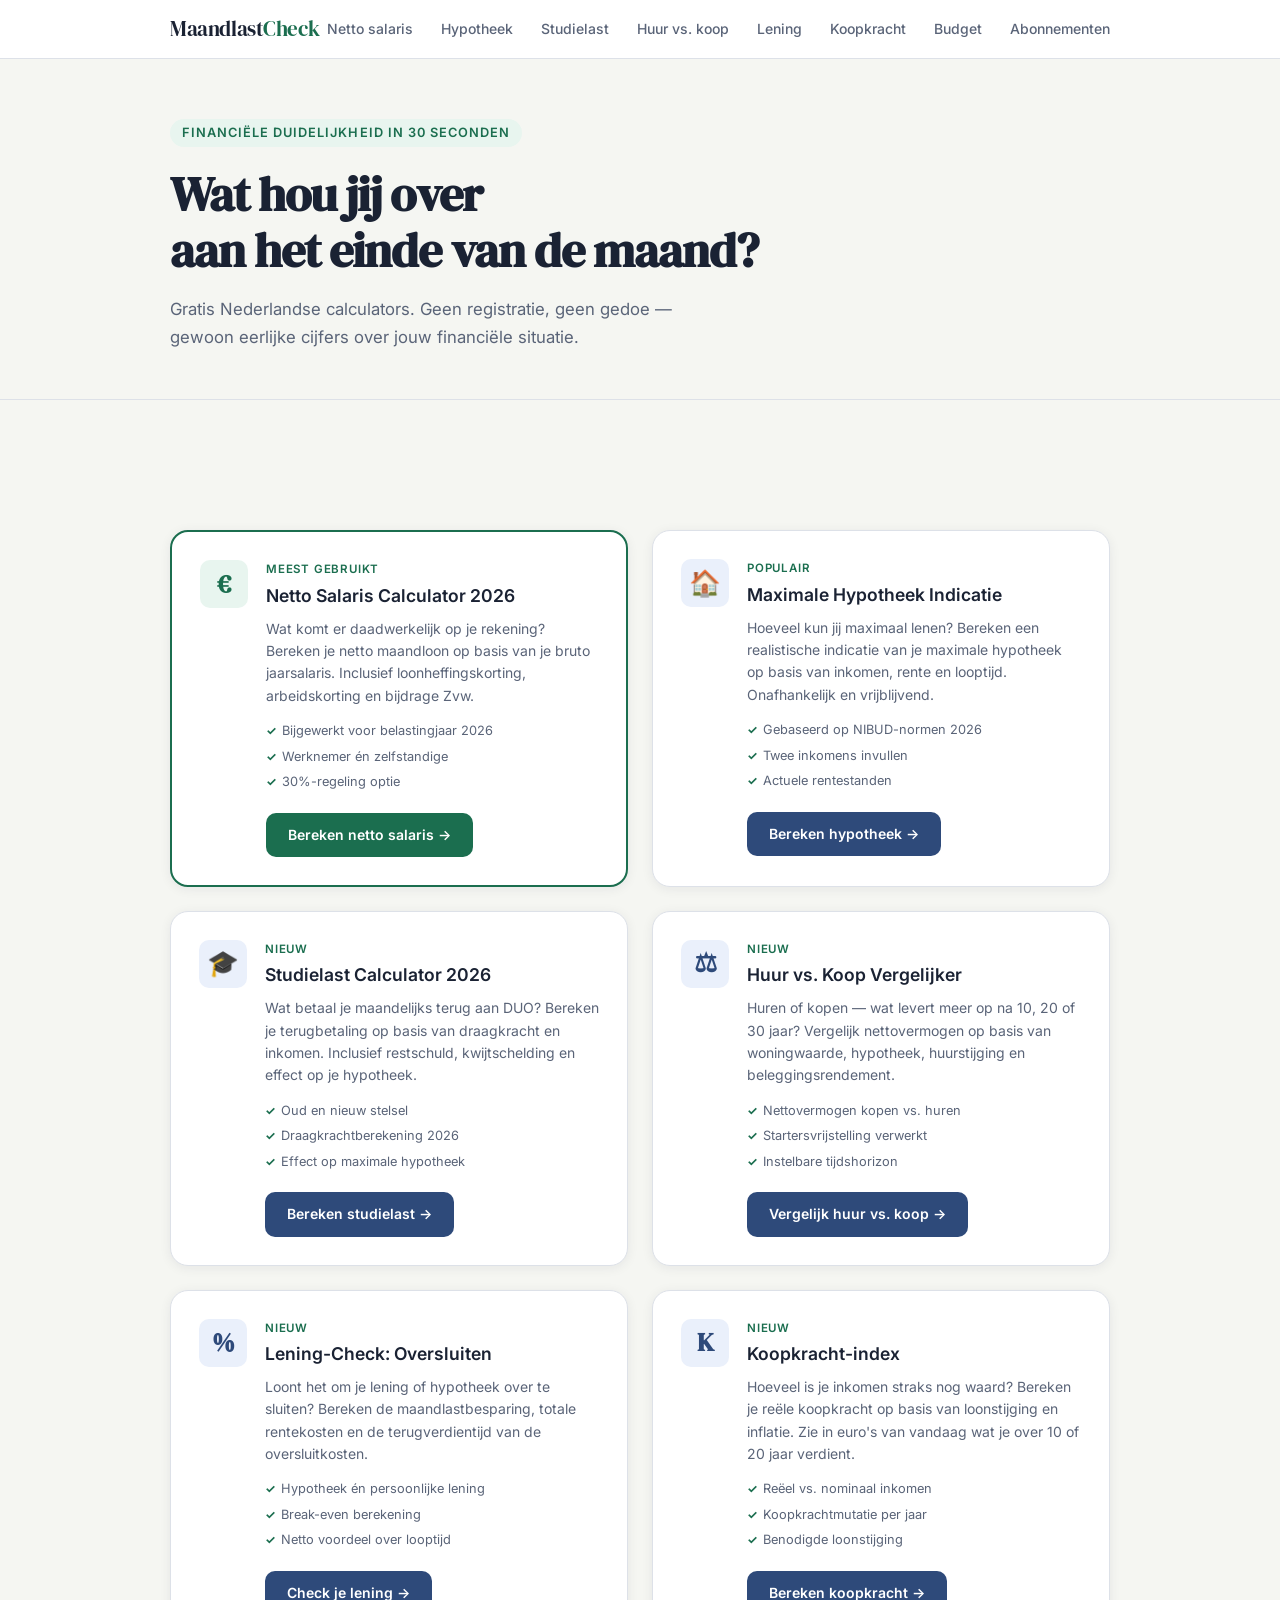
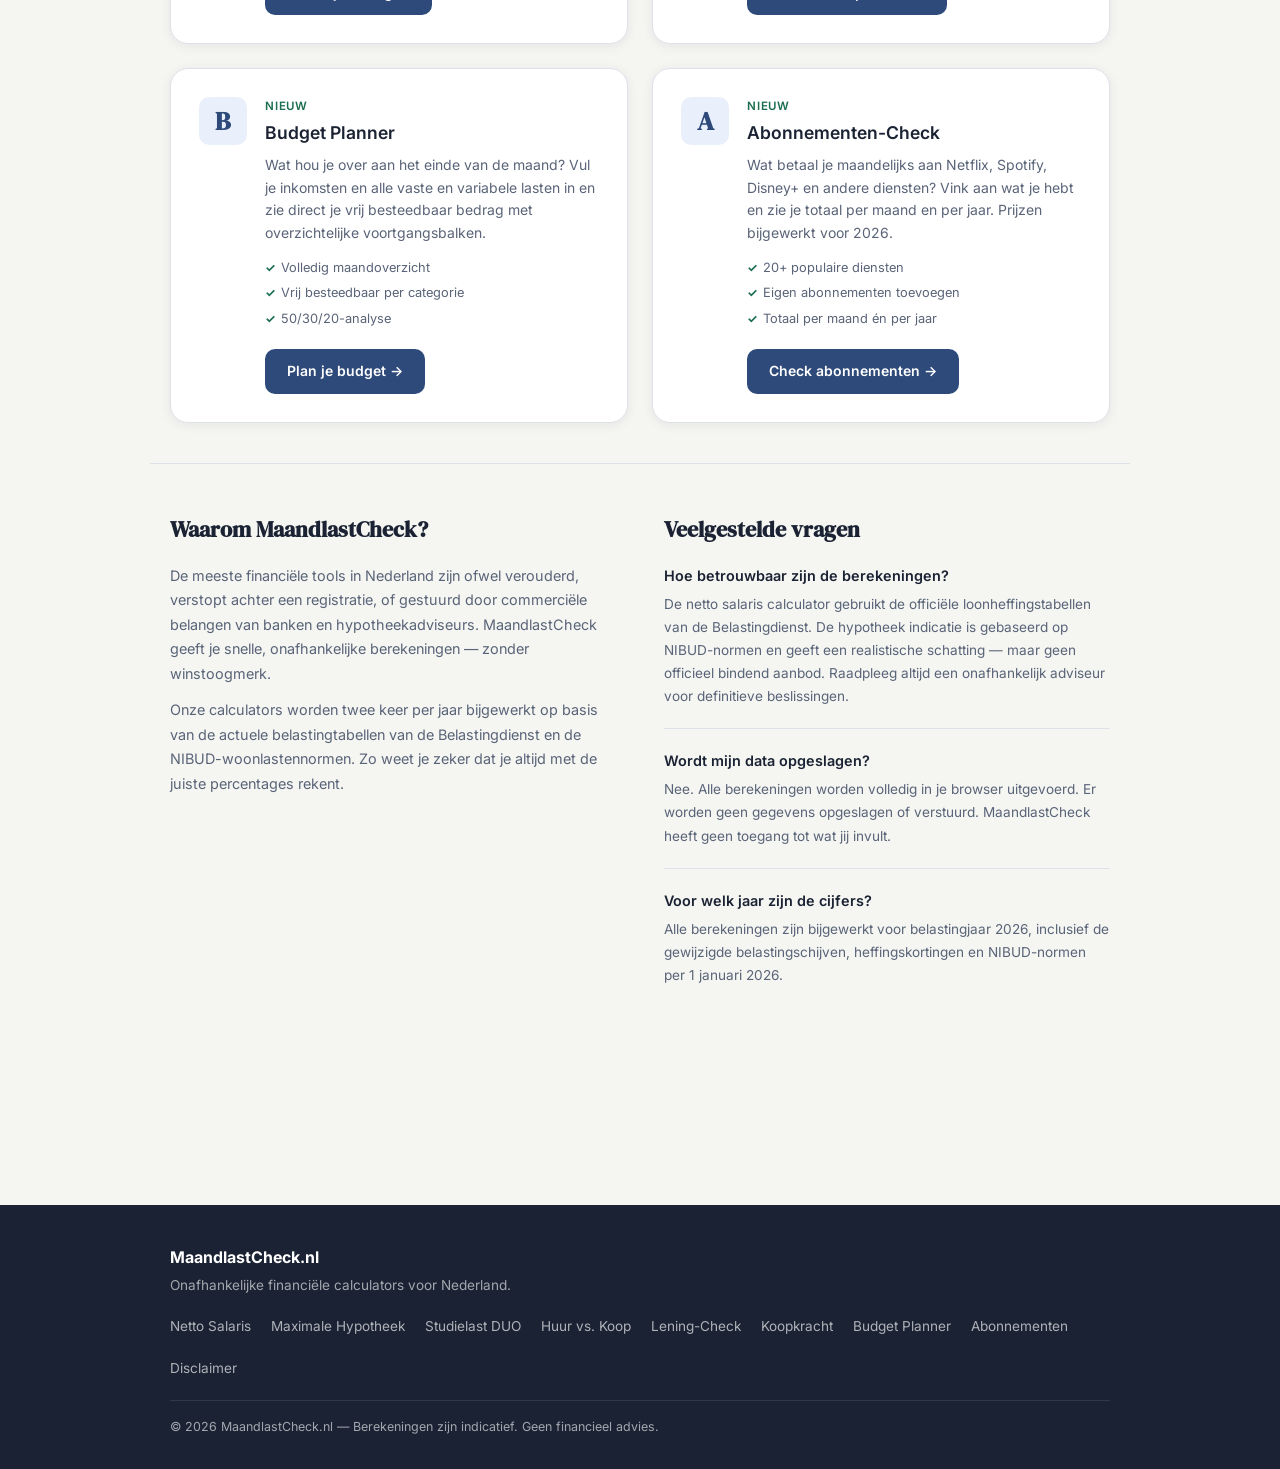
<file: index.html>
<!DOCTYPE html>
<html lang="nl">
<head>
  <meta charset="UTF-8">
  <meta name="viewport" content="width=device-width, initial-scale=1.0">
  <title>MaandlastCheck.nl — Bereken je maandlasten & netto salaris</title>
  <meta name="description" content="Gratis Nederlandse calculators voor je maandelijkse financiën. Bereken je netto salaris, maximale hypotheek, en meer. Snel, betrouwbaar, zonder registratie.">
  <meta name="robots" content="index, follow">
  <link rel="canonical" href="https://maandlastcheck.nl/">
  <link rel="preconnect" href="https://fonts.googleapis.com">
  <link rel="preconnect" href="https://fonts.gstatic.com" crossorigin>
  <link href="https://fonts.googleapis.com/css2?family=Inter:wght@400;500;600&family=DM+Serif+Display&display=swap" rel="stylesheet">
  <link rel="stylesheet" href="css/style.css">

  <!-- Google tag (gtag.js) -->
  <script async src="https://www.googletagmanager.com/gtag/js?id=G-0BPFBM6MPD"></script>
  <script>
    window.dataLayer = window.dataLayer || [];
    function gtag(){dataLayer.push(arguments);}
    gtag('js', new Date());
    gtag('config', 'G-0BPFBM6MPD');
  </script>

  <!-- Schema.org structured data -->
  <script type="application/ld+json">
  {
    "@context": "https://schema.org",
    "@type": "WebSite",
    "name": "MaandlastCheck",
    "url": "https://maandlastcheck.nl",
    "description": "Gratis financiële calculators voor Nederlandse consumenten",
    "potentialAction": {
      "@type": "SearchAction",
      "target": "https://maandlastcheck.nl/tools/{search_term_string}",
      "query-input": "required name=search_term_string"
    }
  }
  </script>
</head>
<body>

  <header class="site-header">
    <div class="container">
      <a href="/" class="logo">Maandlast<span>Check</span></a>
      <nav>
        <a href="/tools/netto-salaris-calculator.html">Netto salaris</a>
        <a href="/tools/maximale-hypotheek-calculator.html">Hypotheek</a>
        <a href="/tools/studielast-calculator.html">Studielast</a>
        <a href="/tools/huur-vs-koop-calculator.html">Huur vs. koop</a>
        <a href="/tools/lening-check.html">Lening</a>
        <a href="/tools/koopkracht-calculator.html">Koopkracht</a>
        <a href="/tools/budget-planner.html">Budget</a>
        <a href="/tools/abonnementen-check.html">Abonnementen</a>
      </nav>
    </div>
  </header>

  <main>
    <section class="hero">
      <div class="container">
        <div class="hero-eyebrow">Financiële duidelijkheid in 30 seconden</div>
        <h1>Wat hou jij over<br>aan het einde van de maand?</h1>
        <p class="hero-sub">Gratis Nederlandse calculators. Geen registratie, geen gedoe — gewoon eerlijke cijfers over jouw financiële situatie.</p>
      </div>
    </section>

    <!-- Ad slot: leaderboard top -->
    <div class="container ad-slot">
      <!-- ADVERTENTIE -->
    </div>

    <section class="tools-grid container">
      <article class="tool-card tool-card--primary">
        <div class="tool-card__icon">€</div>
        <div class="tool-card__body">
          <div class="tool-card__tag">Meest gebruikt</div>
          <h2 class="tool-card__title">Netto Salaris Calculator 2026</h2>
          <p class="tool-card__desc">Wat komt er daadwerkelijk op je rekening? Bereken je netto maandloon op basis van je bruto jaarsalaris. Inclusief loonheffingskorting, arbeidskorting en bijdrage Zvw.</p>
          <ul class="tool-card__features">
            <li>Bijgewerkt voor belastingjaar 2026</li>
            <li>Werknemer én zelfstandige</li>
            <li>30%-regeling optie</li>
          </ul>
          <a href="/tools/netto-salaris-calculator.html" class="btn btn--primary">Bereken netto salaris →</a>
        </div>
      </article>

      <article class="tool-card">
        <div class="tool-card__icon">🏠</div>
        <div class="tool-card__body">
          <div class="tool-card__tag">Populair</div>
          <h2 class="tool-card__title">Maximale Hypotheek Indicatie</h2>
          <p class="tool-card__desc">Hoeveel kun jij maximaal lenen? Bereken een realistische indicatie van je maximale hypotheek op basis van inkomen, rente en looptijd. Onafhankelijk en vrijblijvend.</p>
          <ul class="tool-card__features">
            <li>Gebaseerd op NIBUD-normen 2026</li>
            <li>Twee inkomens invullen</li>
            <li>Actuele rentestanden</li>
          </ul>
          <a href="/tools/maximale-hypotheek-calculator.html" class="btn btn--secondary">Bereken hypotheek →</a>
        </div>
      </article>

      <article class="tool-card">
        <div class="tool-card__icon">🎓</div>
        <div class="tool-card__body">
          <div class="tool-card__tag">Nieuw</div>
          <h2 class="tool-card__title">Studielast Calculator 2026</h2>
          <p class="tool-card__desc">Wat betaal je maandelijks terug aan DUO? Bereken je terugbetaling op basis van draagkracht en inkomen. Inclusief restschuld, kwijtschelding en effect op je hypotheek.</p>
          <ul class="tool-card__features">
            <li>Oud en nieuw stelsel</li>
            <li>Draagkrachtberekening 2026</li>
            <li>Effect op maximale hypotheek</li>
          </ul>
          <a href="/tools/studielast-calculator.html" class="btn btn--secondary">Bereken studielast →</a>
        </div>
      </article>

      <article class="tool-card">
        <div class="tool-card__icon">⚖</div>
        <div class="tool-card__body">
          <div class="tool-card__tag">Nieuw</div>
          <h2 class="tool-card__title">Huur vs. Koop Vergelijker</h2>
          <p class="tool-card__desc">Huren of kopen — wat levert meer op na 10, 20 of 30 jaar? Vergelijk nettovermogen op basis van woningwaarde, hypotheek, huurstijging en beleggingsrendement.</p>
          <ul class="tool-card__features">
            <li>Nettovermogen kopen vs. huren</li>
            <li>Startersvrijstelling verwerkt</li>
            <li>Instelbare tijdshorizon</li>
          </ul>
          <a href="/tools/huur-vs-koop-calculator.html" class="btn btn--secondary">Vergelijk huur vs. koop →</a>
        </div>
      </article>

      <article class="tool-card">
        <div class="tool-card__icon">%</div>
        <div class="tool-card__body">
          <div class="tool-card__tag">Nieuw</div>
          <h2 class="tool-card__title">Lening-Check: Oversluiten</h2>
          <p class="tool-card__desc">Loont het om je lening of hypotheek over te sluiten? Bereken de maandlastbesparing, totale rentekosten en de terugverdientijd van de oversluitkosten.</p>
          <ul class="tool-card__features">
            <li>Hypotheek én persoonlijke lening</li>
            <li>Break-even berekening</li>
            <li>Netto voordeel over looptijd</li>
          </ul>
          <a href="/tools/lening-check.html" class="btn btn--secondary">Check je lening →</a>
        </div>
      </article>

      <article class="tool-card">
        <div class="tool-card__icon">K</div>
        <div class="tool-card__body">
          <div class="tool-card__tag">Nieuw</div>
          <h2 class="tool-card__title">Koopkracht-index</h2>
          <p class="tool-card__desc">Hoeveel is je inkomen straks nog waard? Bereken je reële koopkracht op basis van loonstijging en inflatie. Zie in euro's van vandaag wat je over 10 of 20 jaar verdient.</p>
          <ul class="tool-card__features">
            <li>Reëel vs. nominaal inkomen</li>
            <li>Koopkrachtmutatie per jaar</li>
            <li>Benodigde loonstijging</li>
          </ul>
          <a href="/tools/koopkracht-calculator.html" class="btn btn--secondary">Bereken koopkracht →</a>
        </div>
      </article>

      <article class="tool-card">
        <div class="tool-card__icon">B</div>
        <div class="tool-card__body">
          <div class="tool-card__tag">Nieuw</div>
          <h2 class="tool-card__title">Budget Planner</h2>
          <p class="tool-card__desc">Wat hou je over aan het einde van de maand? Vul je inkomsten en alle vaste en variabele lasten in en zie direct je vrij besteedbaar bedrag met overzichtelijke voortgangsbalken.</p>
          <ul class="tool-card__features">
            <li>Volledig maandoverzicht</li>
            <li>Vrij besteedbaar per categorie</li>
            <li>50/30/20-analyse</li>
          </ul>
          <a href="/tools/budget-planner.html" class="btn btn--secondary">Plan je budget →</a>
        </div>
      </article>

      <article class="tool-card">
        <div class="tool-card__icon">A</div>
        <div class="tool-card__body">
          <div class="tool-card__tag">Nieuw</div>
          <h2 class="tool-card__title">Abonnementen-Check</h2>
          <p class="tool-card__desc">Wat betaal je maandelijks aan Netflix, Spotify, Disney+ en andere diensten? Vink aan wat je hebt en zie je totaal per maand en per jaar. Prijzen bijgewerkt voor 2026.</p>
          <ul class="tool-card__features">
            <li>20+ populaire diensten</li>
            <li>Eigen abonnementen toevoegen</li>
            <li>Totaal per maand én per jaar</li>
          </ul>
          <a href="/tools/abonnementen-check.html" class="btn btn--secondary">Check abonnementen →</a>
        </div>
      </article>
    </section>

    <!-- Uitlegblok: SEO content -->
    <section class="content-section container">
      <div class="content-block">
        <h2>Waarom MaandlastCheck?</h2>
        <p>De meeste financiële tools in Nederland zijn ofwel verouderd, verstopt achter een registratie, of gestuurd door commerciële belangen van banken en hypotheekadviseurs. MaandlastCheck geeft je snelle, onafhankelijke berekeningen — zonder winstoogmerk.</p>
        <p>Onze calculators worden twee keer per jaar bijgewerkt op basis van de actuele belastingtabellen van de Belastingdienst en de NIBUD-woonlastennormen. Zo weet je zeker dat je altijd met de juiste percentages rekent.</p>
      </div>
      <div class="content-block">
        <h2>Veelgestelde vragen</h2>
        <div class="faq-item">
          <h3>Hoe betrouwbaar zijn de berekeningen?</h3>
          <p>De netto salaris calculator gebruikt de officiële loonheffingstabellen van de Belastingdienst. De hypotheek indicatie is gebaseerd op NIBUD-normen en geeft een realistische schatting — maar geen officieel bindend aanbod. Raadpleeg altijd een onafhankelijk adviseur voor definitieve beslissingen.</p>
        </div>
        <div class="faq-item">
          <h3>Wordt mijn data opgeslagen?</h3>
          <p>Nee. Alle berekeningen worden volledig in je browser uitgevoerd. Er worden geen gegevens opgeslagen of verstuurd. MaandlastCheck heeft geen toegang tot wat jij invult.</p>
        </div>
        <div class="faq-item">
          <h3>Voor welk jaar zijn de cijfers?</h3>
          <p>Alle berekeningen zijn bijgewerkt voor belastingjaar 2026, inclusief de gewijzigde belastingschijven, heffingskortingen en NIBUD-normen per 1 januari 2026.</p>
        </div>
      </div>
    </section>

    <!-- Ad slot: rectangle -->
    <div class="container ad-slot">
      <!-- ADVERTENTIE -->
    </div>

  </main>

  <footer class="site-footer">
    <div class="container">
      <div class="footer-left">
        <strong>MaandlastCheck.nl</strong>
        <p>Onafhankelijke financiële calculators voor Nederland.</p>
      </div>
      <nav class="footer-nav">
        <a href="/tools/netto-salaris-calculator.html">Netto Salaris</a>
        <a href="/tools/maximale-hypotheek-calculator.html">Maximale Hypotheek</a>
        <a href="/tools/studielast-calculator.html">Studielast DUO</a>
        <a href="/tools/huur-vs-koop-calculator.html">Huur vs. Koop</a>
        <a href="/tools/lening-check.html">Lening-Check</a>
        <a href="/tools/koopkracht-calculator.html">Koopkracht</a>
        <a href="/tools/budget-planner.html">Budget Planner</a>
        <a href="/tools/abonnementen-check.html">Abonnementen</a>
        <a href="/disclaimer.html">Disclaimer</a>
      </nav>
      <p class="footer-legal">© 2026 MaandlastCheck.nl — Berekeningen zijn indicatief. Geen financieel advies.</p>
    </div>
  </footer>

</body>
</html>
</file>
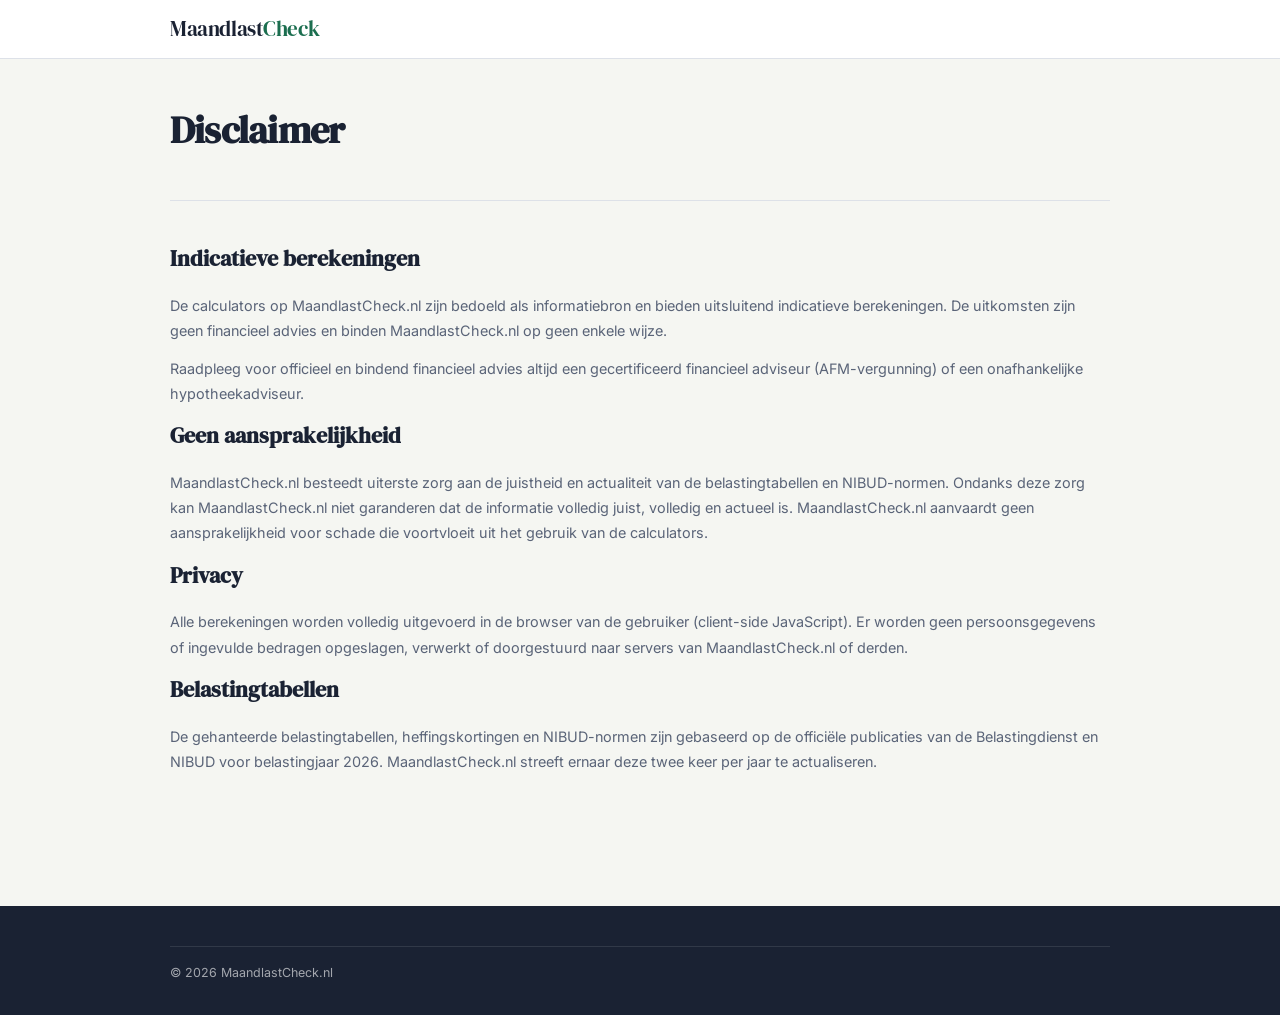
<file: disclaimer.html>
<!DOCTYPE html>
<html lang="nl">
<head>
  <meta charset="UTF-8">
  <meta name="viewport" content="width=device-width, initial-scale=1.0">
  <title>Disclaimer | MaandlastCheck.nl</title>
  <meta name="robots" content="noindex">
  <link rel="preconnect" href="https://fonts.googleapis.com">
  <link href="https://fonts.googleapis.com/css2?family=Inter:wght@400;500;600&family=DM+Serif+Display&display=swap" rel="stylesheet">
  <link rel="stylesheet" href="css/style.css">

  <!-- Google tag (gtag.js) -->
  <script async src="https://www.googletagmanager.com/gtag/js?id=G-0BPFBM6MPD"></script>
  <script>
    window.dataLayer = window.dataLayer || [];
    function gtag(){dataLayer.push(arguments);}
    gtag('js', new Date());
    gtag('config', 'G-0BPFBM6MPD');
  </script>
</head>
<body>
  <header class="site-header">
    <div class="container">
      <a href="/" class="logo">Maandlast<span>Check</span></a>
    </div>
  </header>
  <main class="tool-page">
    <div class="container">
      <div class="tool-page__header">
        <h1 class="tool-page__title">Disclaimer</h1>
      </div>
      <div class="tool-info">
        <h2>Indicatieve berekeningen</h2>
        <p>De calculators op MaandlastCheck.nl zijn bedoeld als informatiebron en bieden uitsluitend indicatieve berekeningen. De uitkomsten zijn geen financieel advies en binden MaandlastCheck.nl op geen enkele wijze.</p>
        <p>Raadpleeg voor officieel en bindend financieel advies altijd een gecertificeerd financieel adviseur (AFM-vergunning) of een onafhankelijke hypotheekadviseur.</p>

        <h2>Geen aansprakelijkheid</h2>
        <p>MaandlastCheck.nl besteedt uiterste zorg aan de juistheid en actualiteit van de belastingtabellen en NIBUD-normen. Ondanks deze zorg kan MaandlastCheck.nl niet garanderen dat de informatie volledig juist, volledig en actueel is. MaandlastCheck.nl aanvaardt geen aansprakelijkheid voor schade die voortvloeit uit het gebruik van de calculators.</p>

        <h2>Privacy</h2>
        <p>Alle berekeningen worden volledig uitgevoerd in de browser van de gebruiker (client-side JavaScript). Er worden geen persoonsgegevens of ingevulde bedragen opgeslagen, verwerkt of doorgestuurd naar servers van MaandlastCheck.nl of derden.</p>

        <h2>Belastingtabellen</h2>
        <p>De gehanteerde belastingtabellen, heffingskortingen en NIBUD-normen zijn gebaseerd op de officiële publicaties van de Belastingdienst en NIBUD voor belastingjaar 2026. MaandlastCheck.nl streeft ernaar deze twee keer per jaar te actualiseren.</p>
      </div>
    </div>
  </main>
  <footer class="site-footer">
    <div class="container">
      <p class="footer-legal">© 2026 MaandlastCheck.nl</p>
    </div>
  </footer>
</body>
</html>
</file>
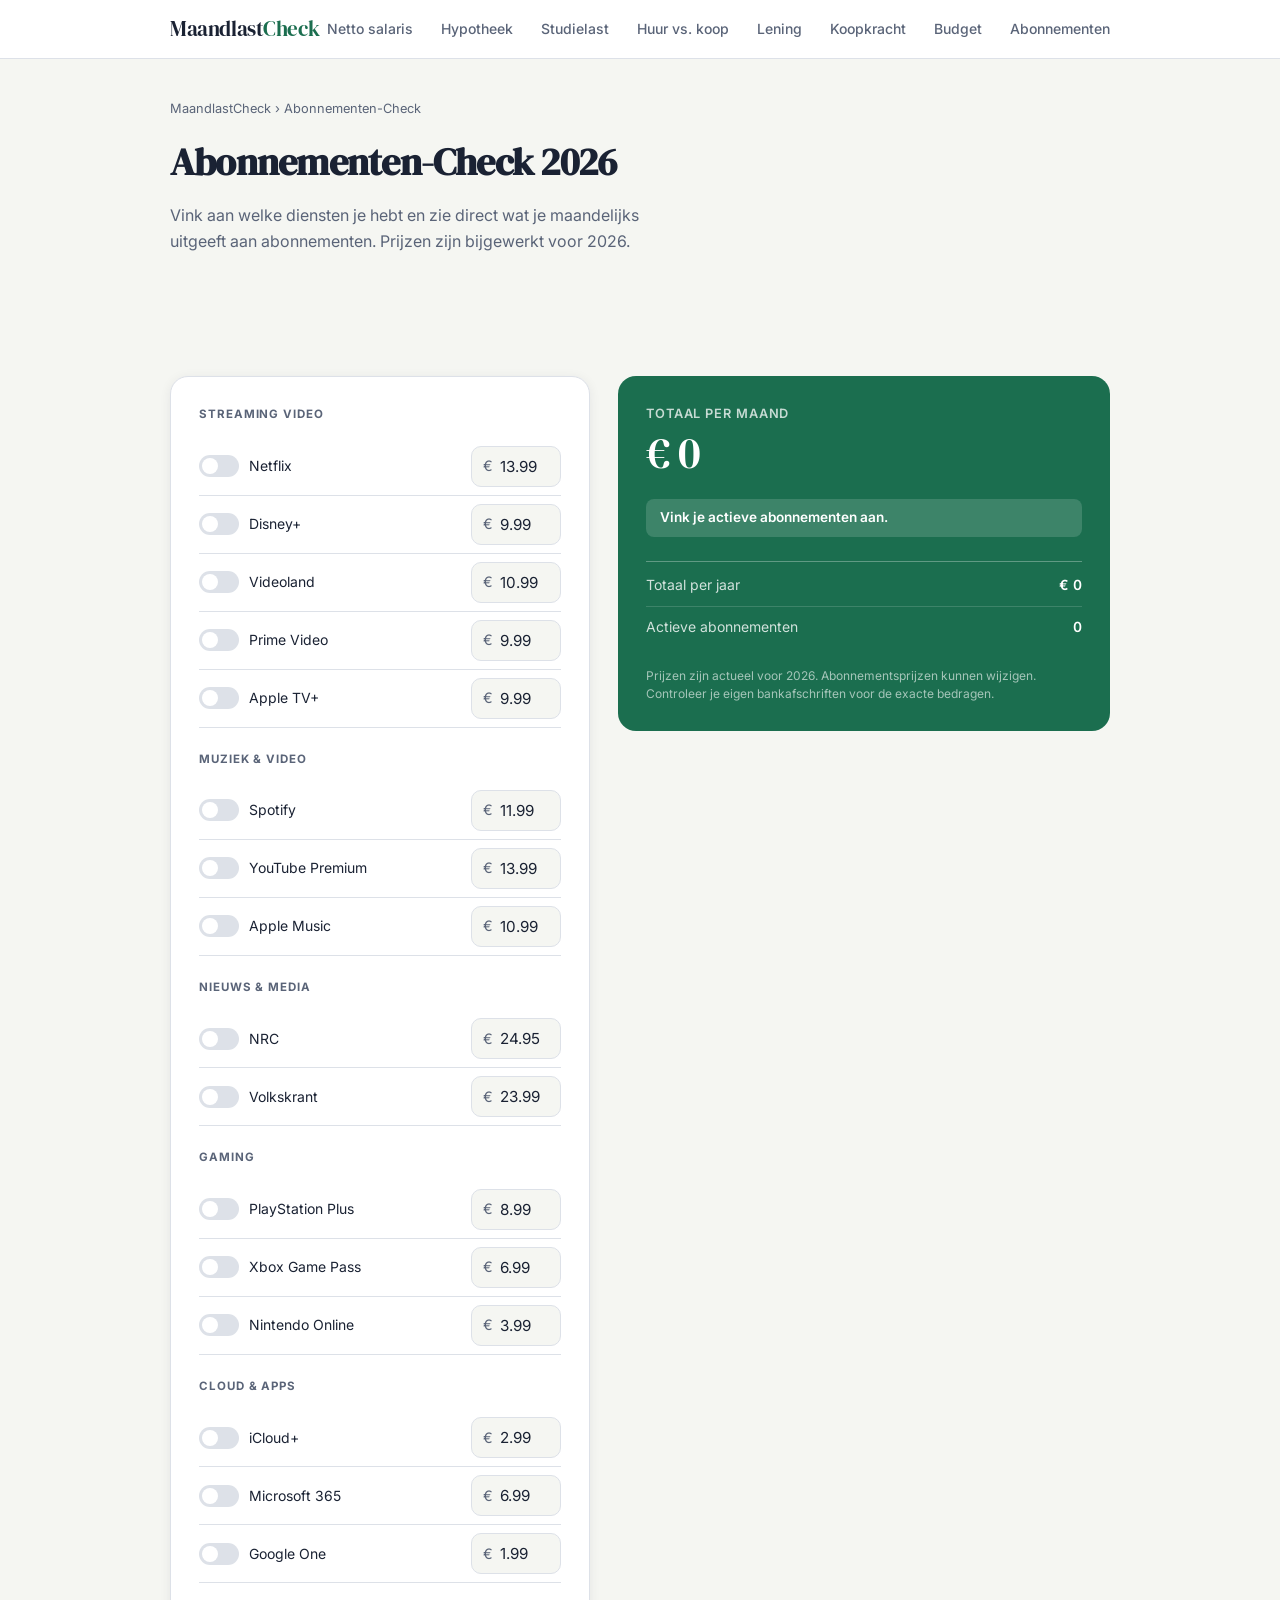
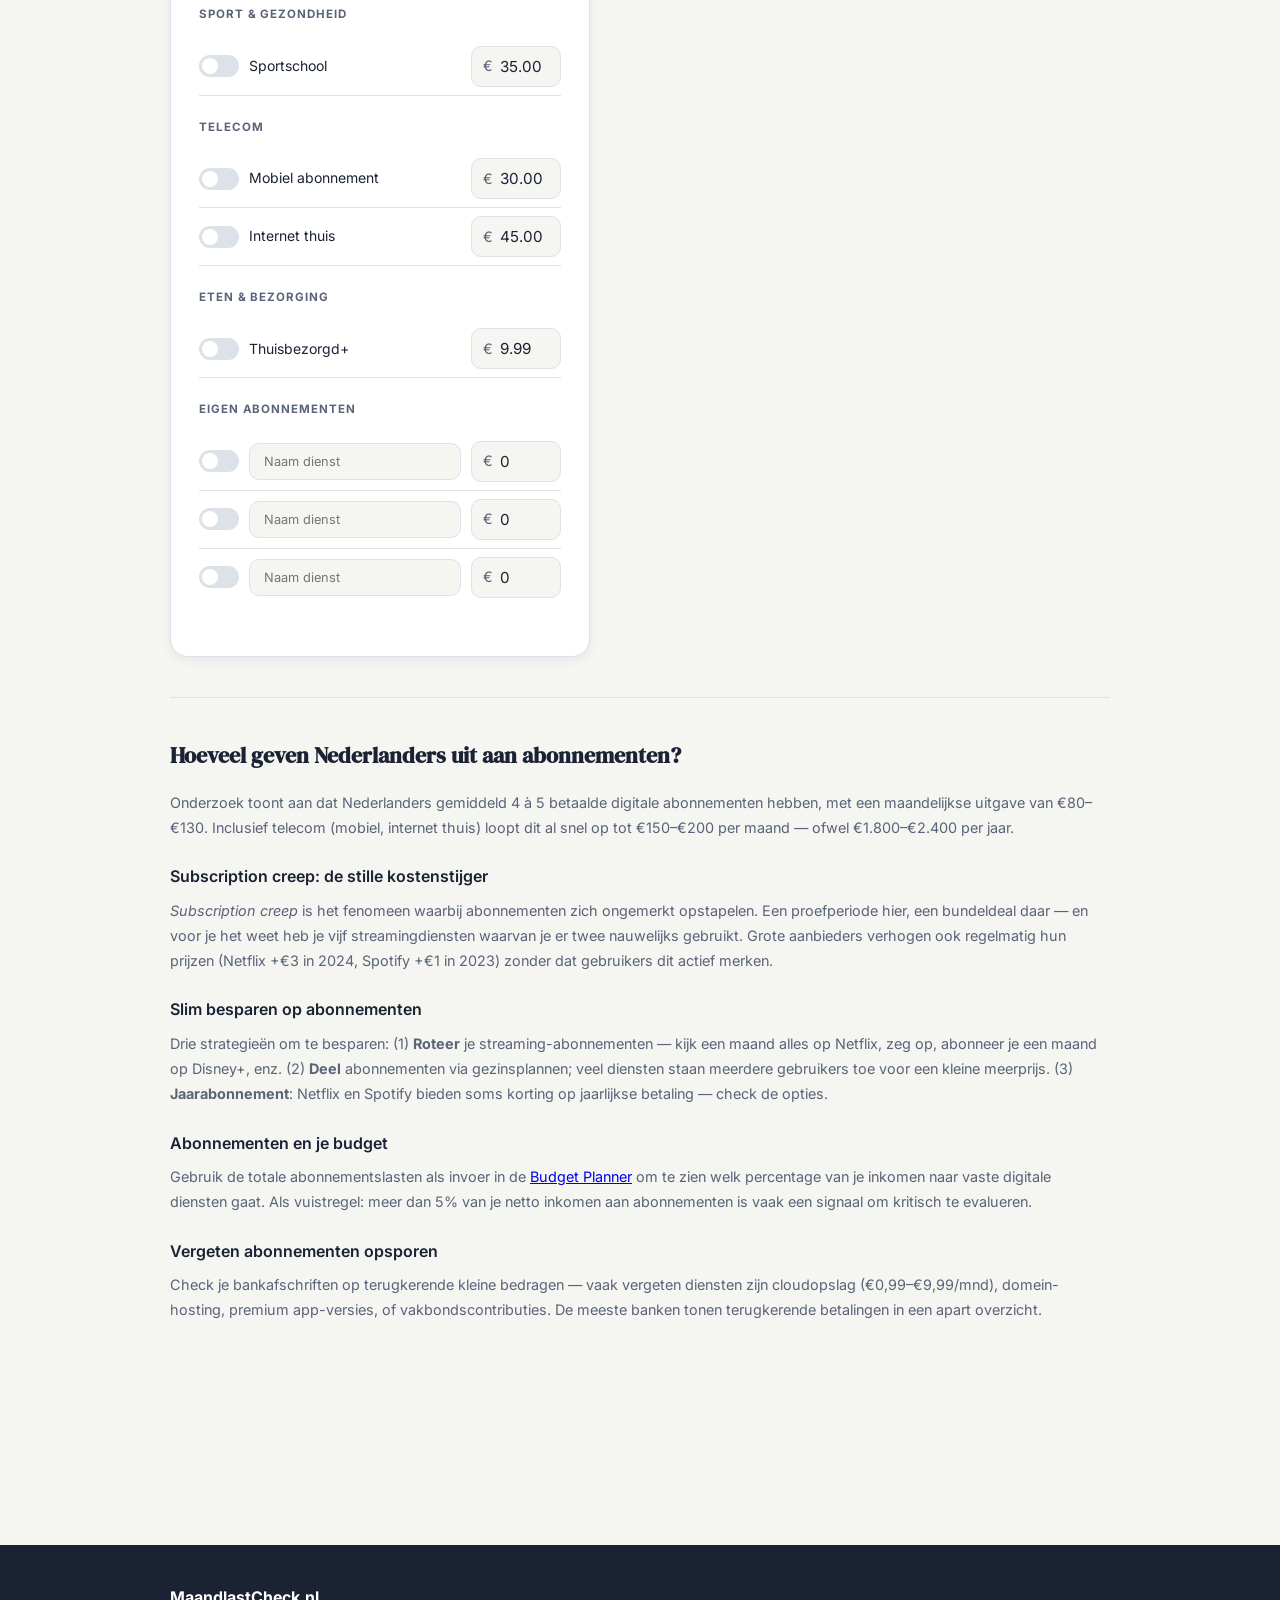
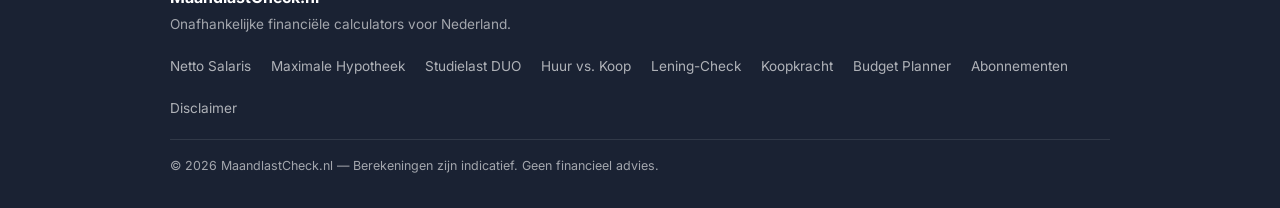
<file: tools/abonnementen-check.html>
<!DOCTYPE html>
<html lang="nl">
<head>
  <meta charset="UTF-8">
  <meta name="viewport" content="width=device-width, initial-scale=1.0">
  <title>Abonnementen-Check 2026 — Wat betaal ik aan digitale diensten? | MaandlastCheck</title>
  <meta name="description" content="Bereken wat je maandelijks uitgeeft aan Netflix, Spotify, Disney+ en andere abonnementen. Vink aan wat je hebt en zie je totaal per maand en per jaar. Gratis.">
  <meta name="robots" content="index, follow">
  <link rel="canonical" href="https://maandlastcheck.nl/tools/abonnementen-check.html">
  <link rel="preconnect" href="https://fonts.googleapis.com">
  <link rel="preconnect" href="https://fonts.gstatic.com" crossorigin>
  <link href="https://fonts.googleapis.com/css2?family=Inter:wght@400;500;600&family=DM+Serif+Display&display=swap" rel="stylesheet">
  <link rel="stylesheet" href="../css/style.css">

  <!-- Google tag (gtag.js) -->
  <script async src="https://www.googletagmanager.com/gtag/js?id=G-0BPFBM6MPD"></script>
  <script>
    window.dataLayer = window.dataLayer || [];
    function gtag(){dataLayer.push(arguments);}
    gtag('js', new Date());
    gtag('config', 'G-0BPFBM6MPD');
  </script>

  <script type="application/ld+json">
  {
    "@context": "https://schema.org",
    "@type": "WebPage",
    "name": "Abonnementen-Check 2026",
    "description": "Bereken wat je maandelijks uitgeeft aan Netflix, Spotify, Disney+ en andere digitale abonnementen.",
    "url": "https://maandlastcheck.nl/tools/abonnementen-check.html",
    "isPartOf": { "@type": "WebSite", "name": "MaandlastCheck", "url": "https://maandlastcheck.nl" }
  }
  </script>
</head>
<body>

  <header class="site-header">
    <div class="container">
      <a href="/" class="logo">Maandlast<span>Check</span></a>
      <nav>
        <a href="/tools/netto-salaris-calculator.html">Netto salaris</a>
        <a href="/tools/maximale-hypotheek-calculator.html">Hypotheek</a>
        <a href="/tools/studielast-calculator.html">Studielast</a>
        <a href="/tools/huur-vs-koop-calculator.html">Huur vs. koop</a>
        <a href="/tools/lening-check.html">Lening</a>
        <a href="/tools/koopkracht-calculator.html">Koopkracht</a>
        <a href="/tools/budget-planner.html">Budget</a>
        <a href="/tools/abonnementen-check.html">Abonnementen</a>
      </nav>
    </div>
  </header>

  <main class="tool-page">
    <div class="container">

      <div class="tool-page__header">
        <div class="tool-page__breadcrumb">
          <a href="/">MaandlastCheck</a> › Abonnementen-Check
        </div>
        <h1 class="tool-page__title">Abonnementen-Check 2026</h1>
        <p class="tool-page__subtitle">Vink aan welke diensten je hebt en zie direct wat je maandelijks uitgeeft aan abonnementen. Prijzen zijn bijgewerkt voor 2026.</p>
      </div>

      <!-- Ad slot top -->
      <div class="ad-slot" style="padding: 0 0 24px 0; justify-content: flex-start;">
        <!-- ADVERTENTIE -->
      </div>

      <div class="tool-layout">

        <!-- INPUT CARD -->
        <div class="calc-card">

          <!-- Streaming video -->
          <div class="calc-card__section">
            <div class="calc-card__section-label">Streaming video</div>
            <div id="diensten-streaming"></div>
          </div>

          <!-- Muziek & video -->
          <div class="calc-card__section">
            <div class="calc-card__section-label">Muziek & video</div>
            <div id="diensten-muziek"></div>
          </div>

          <!-- Nieuws -->
          <div class="calc-card__section">
            <div class="calc-card__section-label">Nieuws & media</div>
            <div id="diensten-nieuws"></div>
          </div>

          <!-- Gaming -->
          <div class="calc-card__section">
            <div class="calc-card__section-label">Gaming</div>
            <div id="diensten-gaming"></div>
          </div>

          <!-- Cloud & apps -->
          <div class="calc-card__section">
            <div class="calc-card__section-label">Cloud & apps</div>
            <div id="diensten-cloud"></div>
          </div>

          <!-- Sport -->
          <div class="calc-card__section">
            <div class="calc-card__section-label">Sport & gezondheid</div>
            <div id="diensten-sport"></div>
          </div>

          <!-- Telecom -->
          <div class="calc-card__section">
            <div class="calc-card__section-label">Telecom</div>
            <div id="diensten-telecom"></div>
          </div>

          <!-- Eten -->
          <div class="calc-card__section">
            <div class="calc-card__section-label">Eten & bezorging</div>
            <div id="diensten-eten"></div>
          </div>

          <!-- Eigen invoer -->
          <div class="calc-card__section">
            <div class="calc-card__section-label">Eigen abonnementen</div>

            <div style="display:flex;align-items:center;gap:10px;padding:8px 0;border-bottom:1px solid var(--border);">
              <label class="toggle" style="flex-shrink:0;">
                <input type="checkbox" id="toggle-custom1">
                <span class="toggle-track"></span>
              </label>
              <input type="text" id="label-custom1" placeholder="Naam dienst" style="flex:1;font-size:0.8rem;">
              <div class="input-wrap has-prefix" style="width:90px;flex-shrink:0;">
                <span class="input-prefix">€</span>
                <input type="number" id="prijs-custom1" value="0" min="0" max="999" step="0.01" style="padding-left:28px;">
              </div>
            </div>

            <div style="display:flex;align-items:center;gap:10px;padding:8px 0;border-bottom:1px solid var(--border);">
              <label class="toggle" style="flex-shrink:0;">
                <input type="checkbox" id="toggle-custom2">
                <span class="toggle-track"></span>
              </label>
              <input type="text" id="label-custom2" placeholder="Naam dienst" style="flex:1;font-size:0.8rem;">
              <div class="input-wrap has-prefix" style="width:90px;flex-shrink:0;">
                <span class="input-prefix">€</span>
                <input type="number" id="prijs-custom2" value="0" min="0" max="999" step="0.01" style="padding-left:28px;">
              </div>
            </div>

            <div style="display:flex;align-items:center;gap:10px;padding:8px 0;">
              <label class="toggle" style="flex-shrink:0;">
                <input type="checkbox" id="toggle-custom3">
                <span class="toggle-track"></span>
              </label>
              <input type="text" id="label-custom3" placeholder="Naam dienst" style="flex:1;font-size:0.8rem;">
              <div class="input-wrap has-prefix" style="width:90px;flex-shrink:0;">
                <span class="input-prefix">€</span>
                <input type="number" id="prijs-custom3" value="0" min="0" max="999" step="0.01" style="padding-left:28px;">
              </div>
            </div>
          </div>

        </div>

        <!-- RESULTS -->
        <div>
          <div class="results-card" id="results-panel">
            <div class="results-main-label">Totaal per maand</div>
            <div class="results-main-value" id="res-maand-totaal">—</div>

            <div id="res-advies" style="font-size:0.85rem; font-weight:600; background:rgba(255,255,255,0.15); border-radius:8px; padding:8px 14px; margin-bottom:20px;">Vink je actieve abonnementen aan.</div>

            <div class="results-breakdown">
              <div class="result-line result-line--subtotal">
                <span class="result-line__label">Totaal per jaar</span>
                <span class="result-line__value" id="res-jaar-totaal">—</span>
              </div>
              <div class="result-line">
                <span class="result-line__label">Actieve abonnementen</span>
                <span class="result-line__value" id="res-count">0</span>
              </div>
            </div>

            <p class="results-disclaimer">Prijzen zijn actueel voor 2026. Abonnementsprijzen kunnen wijzigen. Controleer je eigen bankafschriften voor de exacte bedragen.</p>
          </div>
        </div>

      </div><!-- /tool-layout -->

      <!-- SEO content -->
      <div class="tool-info">
        <h2>Hoeveel geven Nederlanders uit aan abonnementen?</h2>
        <p>Onderzoek toont aan dat Nederlanders gemiddeld 4 à 5 betaalde digitale abonnementen hebben, met een maandelijkse uitgave van €80–€130. Inclusief telecom (mobiel, internet thuis) loopt dit al snel op tot €150–€200 per maand — ofwel €1.800–€2.400 per jaar.</p>

        <h3>Subscription creep: de stille kostenstijger</h3>
        <p><em>Subscription creep</em> is het fenomeen waarbij abonnementen zich ongemerkt opstapelen. Een proefperiode hier, een bundeldeal daar — en voor je het weet heb je vijf streamingdiensten waarvan je er twee nauwelijks gebruikt. Grote aanbieders verhogen ook regelmatig hun prijzen (Netflix +€3 in 2024, Spotify +€1 in 2023) zonder dat gebruikers dit actief merken.</p>

        <h3>Slim besparen op abonnementen</h3>
        <p>Drie strategieën om te besparen: (1) <strong>Roteer</strong> je streaming-abonnementen — kijk een maand alles op Netflix, zeg op, abonneer je een maand op Disney+, enz. (2) <strong>Deel</strong> abonnementen via gezinsplannen; veel diensten staan meerdere gebruikers toe voor een kleine meerprijs. (3) <strong>Jaarabonnement</strong>: Netflix en Spotify bieden soms korting op jaarlijkse betaling — check de opties.</p>

        <h3>Abonnementen en je budget</h3>
        <p>Gebruik de totale abonnementslasten als invoer in de <a href="/tools/budget-planner.html">Budget Planner</a> om te zien welk percentage van je inkomen naar vaste digitale diensten gaat. Als vuistregel: meer dan 5% van je netto inkomen aan abonnementen is vaak een signaal om kritisch te evalueren.</p>

        <h3>Vergeten abonnementen opsporen</h3>
        <p>Check je bankafschriften op terugkerende kleine bedragen — vaak vergeten diensten zijn cloudopslag (€0,99–€9,99/mnd), domein-hosting, premium app-versies, of vakbondscontributies. De meeste banken tonen terugkerende betalingen in een apart overzicht.</p>
      </div>

      <!-- Ad slot bottom -->
      <div class="ad-slot" style="padding: 24px 0 0 0; justify-content: flex-start;">
        <!-- ADVERTENTIE -->
      </div>

    </div>
  </main>

  <footer class="site-footer">
    <div class="container">
      <div class="footer-left">
        <strong>MaandlastCheck.nl</strong>
        <p>Onafhankelijke financiële calculators voor Nederland.</p>
      </div>
      <nav class="footer-nav">
        <a href="/tools/netto-salaris-calculator.html">Netto Salaris</a>
        <a href="/tools/maximale-hypotheek-calculator.html">Maximale Hypotheek</a>
        <a href="/tools/studielast-calculator.html">Studielast DUO</a>
        <a href="/tools/huur-vs-koop-calculator.html">Huur vs. Koop</a>
        <a href="/tools/lening-check.html">Lening-Check</a>
        <a href="/tools/koopkracht-calculator.html">Koopkracht</a>
        <a href="/tools/budget-planner.html">Budget Planner</a>
        <a href="/tools/abonnementen-check.html">Abonnementen</a>
        <a href="/disclaimer.html">Disclaimer</a>
      </nav>
      <p class="footer-legal">© 2026 MaandlastCheck.nl — Berekeningen zijn indicatief. Geen financieel advies.</p>
    </div>
  </footer>

  <script src="../js/abonnementen.js"></script>

  <script>
    // Render dienst-rijen dynamisch vanuit DIENSTEN array
    const CATEGORIE_MAP = {
      netflix:     'streaming', disney:    'streaming', videoland: 'streaming',
      prime:       'streaming', appletv:   'streaming',
      spotify:     'muziek',   youtube:   'muziek',   applemusic:'muziek',
      nrc:         'nieuws',   volkskrant:'nieuws',
      psplus:      'gaming',   gamepass:  'gaming',   nintendo:  'gaming',
      icloud:      'cloud',    ms365:     'cloud',    googleone: 'cloud',
      sportschool: 'sport',
      mobiel:      'telecom',  internet:  'telecom',
      thuisbezorgd:'eten',
    };

    function maakRij(d) {
      const div = document.createElement('div');
      div.style.cssText = 'display:flex;align-items:center;gap:10px;padding:8px 0;border-bottom:1px solid var(--border);';
      div.innerHTML = `
        <label class="toggle" style="flex-shrink:0;">
          <input type="checkbox" id="toggle-${d.id}">
          <span class="toggle-track"></span>
        </label>
        <span style="flex:1;font-size:0.875rem;color:var(--text);">${d.label}</span>
        <div class="input-wrap has-prefix" style="width:90px;flex-shrink:0;">
          <span class="input-prefix">€</span>
          <input type="number" id="prijs-${d.id}" value="${d.prijs.toFixed(2)}" min="0" max="999" step="0.01" style="padding-left:28px;">
        </div>`;
      return div;
    }

    document.addEventListener('DOMContentLoaded', () => {
      DIENSTEN.filter(d => !d.id.startsWith('custom')).forEach(d => {
        const cat = CATEGORIE_MAP[d.id];
        const container = document.getElementById(`diensten-${cat}`);
        if (container) container.appendChild(maakRij(d));
      });

      // Herregistreer event listeners na dynamisch renderen
      DIENSTEN.forEach(d => {
        document.getElementById(`toggle-${d.id}`)?.addEventListener('change', updateTotal);
        document.getElementById(`prijs-${d.id}`)?.addEventListener('input', updateTotal);
      });

      // Custom text inputs
      ['custom1','custom2','custom3'].forEach(id => {
        document.getElementById(`toggle-${id}`)?.addEventListener('change', updateTotal);
        document.getElementById(`prijs-${id}`)?.addEventListener('input', updateTotal);
      });

      updateTotal();
    });
  </script>
</body>
</html>
</file>
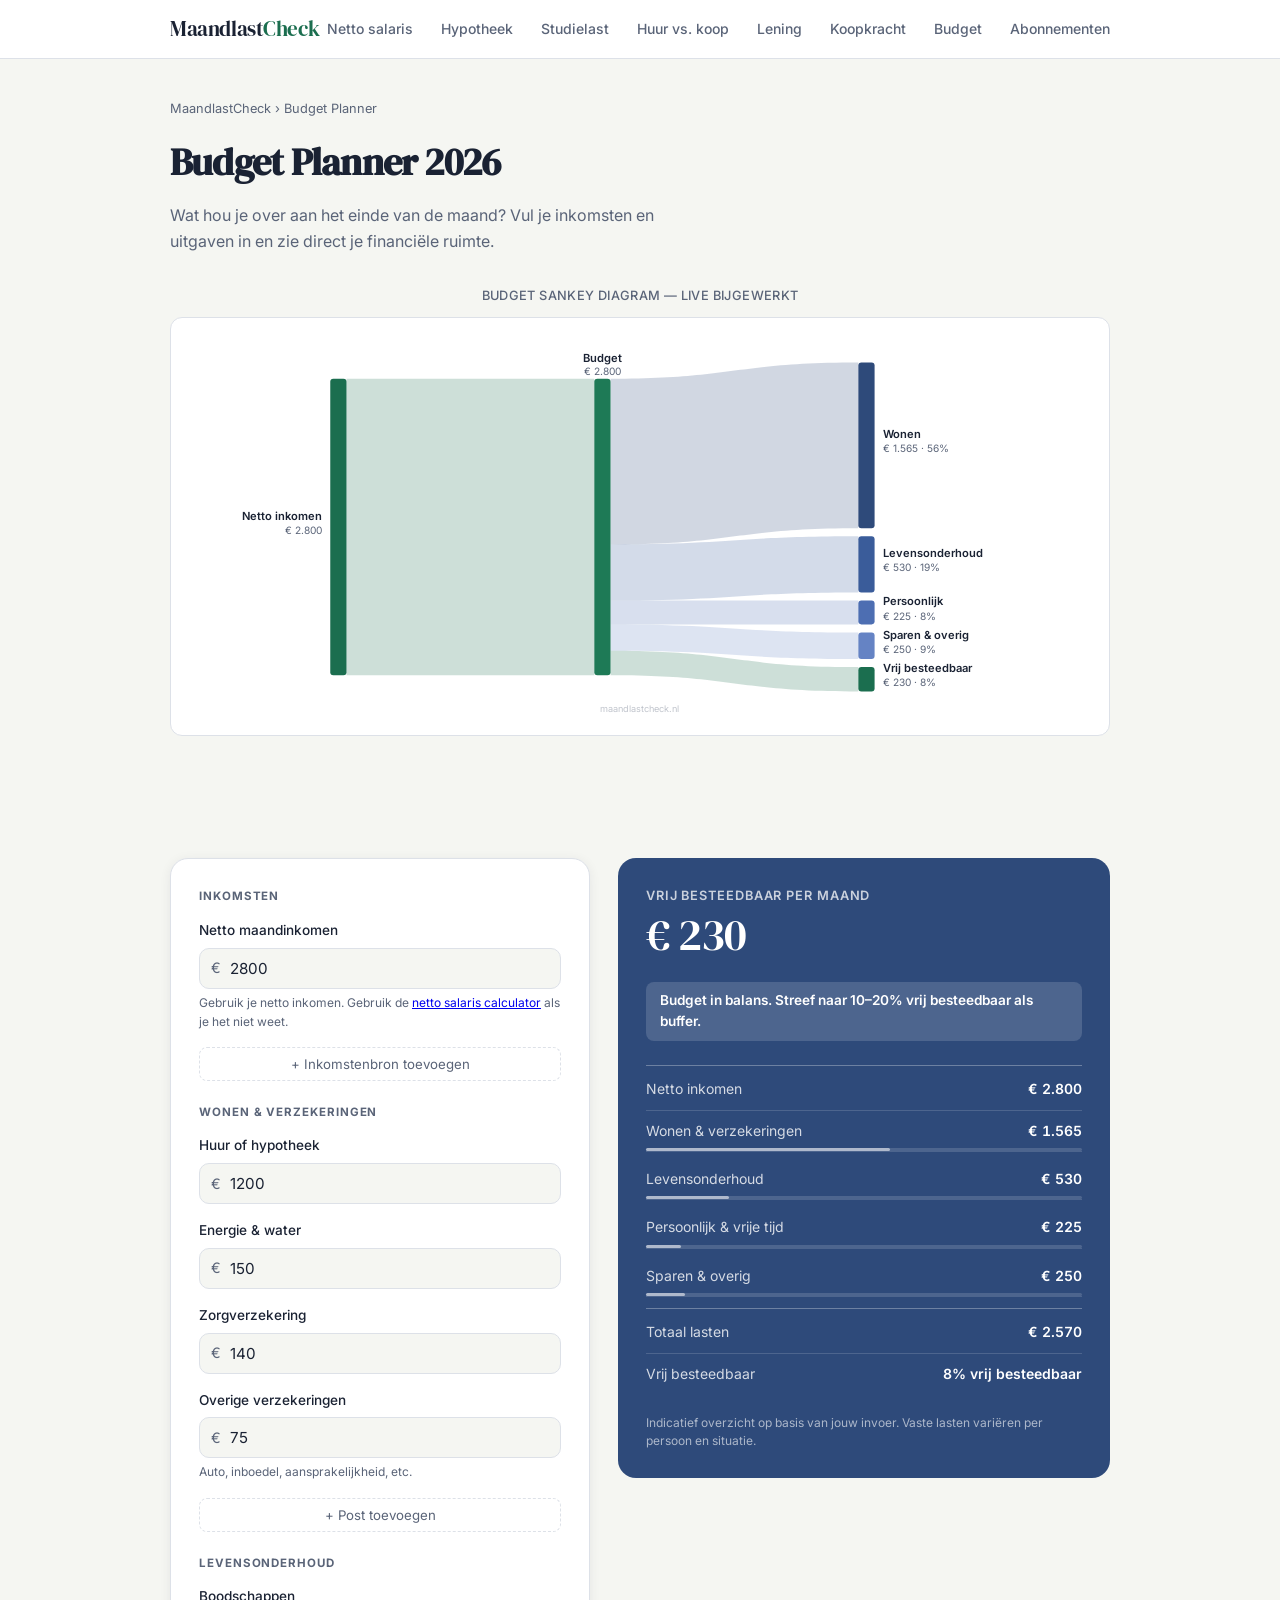
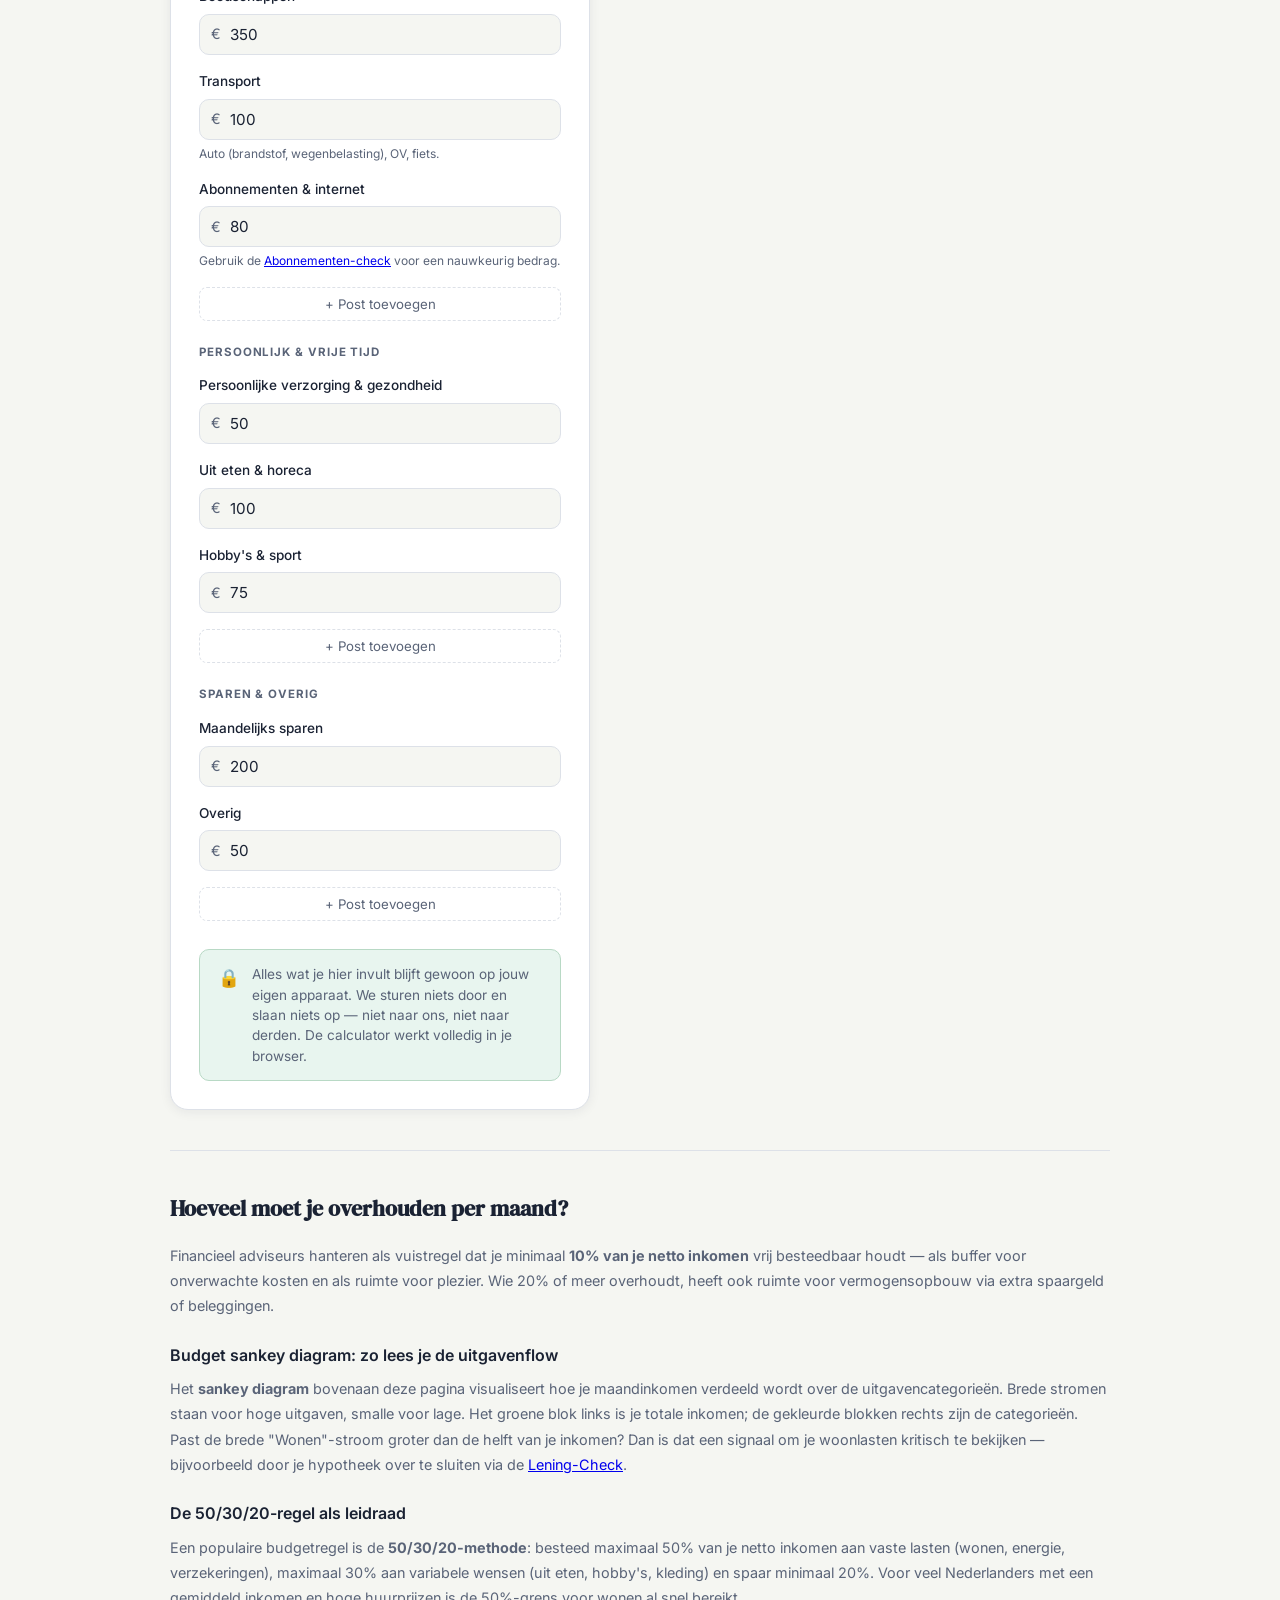
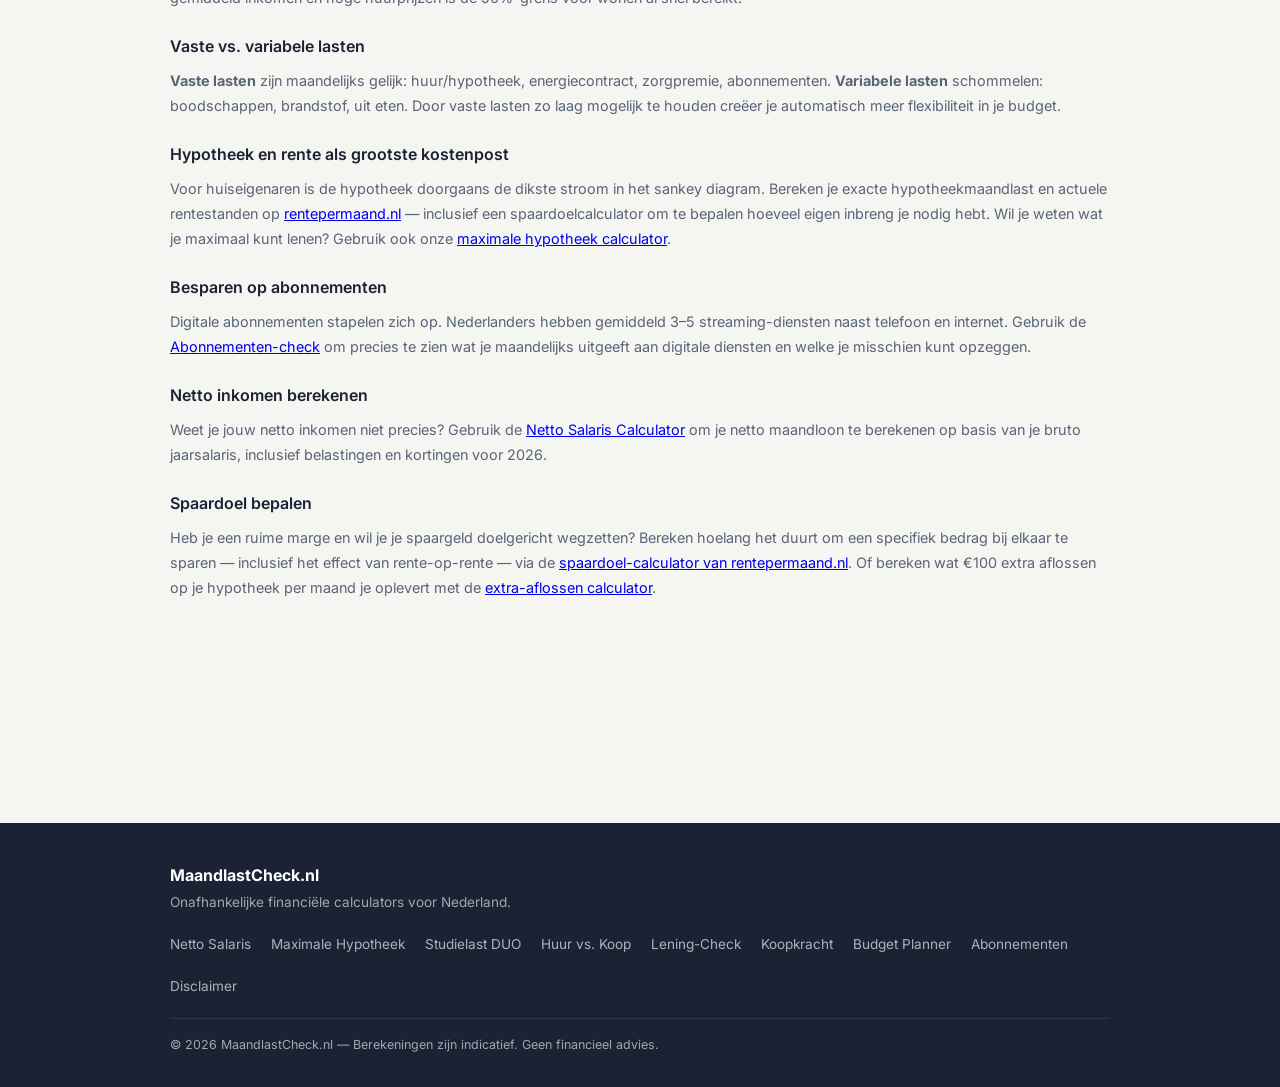
<file: tools/budget-planner.html>
<!DOCTYPE html>
<html lang="nl">
<head>
  <meta charset="UTF-8">
  <meta name="viewport" content="width=device-width, initial-scale=1.0">
  <title>Budget Planner 2026 — Wat hou ik over per maand? | MaandlastCheck</title>
  <meta name="description" content="Bereken wat je overhoudt na alle vaste en variabele lasten. Vul je inkomen en uitgaven in en zie direct je vrij besteedbaar bedrag per maand. Gratis en zonder registratie.">
  <meta name="robots" content="index, follow">
  <link rel="canonical" href="https://maandlastcheck.nl/tools/budget-planner.html">
  <link rel="preconnect" href="https://fonts.googleapis.com">
  <link rel="preconnect" href="https://fonts.gstatic.com" crossorigin>
  <link href="https://fonts.googleapis.com/css2?family=Inter:wght@400;500;600&family=DM+Serif+Display&display=swap" rel="stylesheet">
  <link rel="stylesheet" href="../css/style.css">

  <style>
    .add-row-btn {
      display: flex; align-items: center; justify-content: center; gap: 6px;
      width: 100%; margin-top: 10px;
      background: none; border: 1.5px dashed var(--border); border-radius: 8px;
      padding: 8px 14px; color: var(--text-muted);
      font-size: 0.83rem; font-family: var(--font-body); cursor: pointer;
      transition: border-color 0.15s, color 0.15s;
    }
    .add-row-btn:hover { border-color: var(--accent); color: var(--accent); }
    .dynamic-row {
      display: flex; align-items: center; gap: 8px; margin-bottom: 8px;
    }
    .dynamic-row .label-input {
      flex: 1; min-width: 0; border: 1px solid var(--border); border-radius: 8px;
      padding: 8px 10px; font-size: 0.85rem; font-family: var(--font-body);
      color: var(--text); background: var(--bg);
    }
    .dynamic-row .label-input:focus { outline: none; border-color: var(--accent); }
    .dynamic-row .input-wrap { width: 110px; flex-shrink: 0; }
    .remove-row-btn {
      background: none; border: none; color: var(--text-muted);
      cursor: pointer; font-size: 1.1rem; padding: 4px 6px; border-radius: 4px;
      line-height: 1; flex-shrink: 0; transition: color 0.15s, background 0.15s;
    }
    .remove-row-btn:hover { color: #c0392b; background: rgba(192,57,43,0.08); }
    .privacy-box {
      display: flex; align-items: flex-start; gap: 12px;
      background: var(--accent-lt); border: 1px solid #b8d9c5;
      border-radius: 10px; padding: 14px 18px; margin: 28px 0 0;
      font-size: 0.85rem; color: var(--text-muted); line-height: 1.5;
    }
    .privacy-box__icon { font-size: 1.1rem; flex-shrink: 0; margin-top: 1px; }
  </style>

  <!-- Google tag (gtag.js) -->
  <script async src="https://www.googletagmanager.com/gtag/js?id=G-0BPFBM6MPD"></script>
  <script>
    window.dataLayer = window.dataLayer || [];
    function gtag(){dataLayer.push(arguments);}
    gtag('js', new Date());
    gtag('config', 'G-0BPFBM6MPD');
  </script>

  <script type="application/ld+json">
  {
    "@context": "https://schema.org",
    "@type": "WebPage",
    "name": "Budget Planner 2026 — Wat hou ik over per maand?",
    "description": "Bereken wat je overhoudt na alle vaste en variabele lasten.",
    "url": "https://maandlastcheck.nl/tools/budget-planner.html",
    "isPartOf": { "@type": "WebSite", "name": "MaandlastCheck", "url": "https://maandlastcheck.nl" }
  }
  </script>
</head>
<body>

  <header class="site-header">
    <div class="container">
      <a href="/" class="logo">Maandlast<span>Check</span></a>
      <nav>
        <a href="/tools/netto-salaris-calculator.html">Netto salaris</a>
        <a href="/tools/maximale-hypotheek-calculator.html">Hypotheek</a>
        <a href="/tools/studielast-calculator.html">Studielast</a>
        <a href="/tools/huur-vs-koop-calculator.html">Huur vs. koop</a>
        <a href="/tools/lening-check.html">Lening</a>
        <a href="/tools/koopkracht-calculator.html">Koopkracht</a>
        <a href="/tools/budget-planner.html">Budget</a>
        <a href="/tools/abonnementen-check.html">Abonnementen</a>
      </nav>
    </div>
  </header>

  <main class="tool-page">
    <div class="container">

      <div class="tool-page__header">
        <div class="tool-page__breadcrumb">
          <a href="/">MaandlastCheck</a> › Budget Planner
        </div>
        <h1 class="tool-page__title">Budget Planner 2026</h1>
        <p class="tool-page__subtitle">Wat hou je over aan het einde van de maand? Vul je inkomsten en uitgaven in en zie direct je financiële ruimte.</p>
      </div>

      <!-- Sankey diagram -->
      <div style="margin:24px 0 32px;">
        <p style="color:var(--text-muted);font-size:0.8rem;margin:0 0 10px;text-align:center;letter-spacing:0.03em;text-transform:uppercase;font-weight:500;">Budget sankey diagram — live bijgewerkt</p>
        <div style="overflow-x:auto;background:var(--bg-card);border:1px solid var(--border);border-radius:12px;padding:16px 12px;">
          <svg id="sankey-svg" viewBox="0 0 900 380" style="width:100%;min-width:520px;display:block;margin:0 auto;"></svg>
        </div>
      </div>

      <!-- Ad slot top -->
      <div class="ad-slot" style="padding: 0 0 24px 0; justify-content: flex-start;">
        <!-- ADVERTENTIE -->
      </div>

      <div class="tool-layout">

        <!-- INPUT CARD -->
        <div class="calc-card">

          <div class="calc-card__section">
            <div class="calc-card__section-label">Inkomsten</div>
            <div class="form-group">
              <label for="inkomen">Netto maandinkomen</label>
              <div class="input-wrap has-prefix">
                <span class="input-prefix">€</span>
                <input type="number" class="budget-input" id="inkomen" value="2800" min="0" max="50000" step="50">
              </div>
              <div class="hint">Gebruik je netto inkomen. Gebruik de <a href="/tools/netto-salaris-calculator.html">netto salaris calculator</a> als je het niet weet.</div>
            </div>
            <div id="extra-inkomen-rows"></div>
            <button class="add-row-btn" onclick="addRow('extra-inkomen-rows', 'bijv. partnerinkomen')">+ Inkomstenbron toevoegen</button>
          </div>

          <div class="calc-card__section">
            <div class="calc-card__section-label">Wonen & verzekeringen</div>
            <div class="form-group">
              <label for="huur">Huur of hypotheek</label>
              <div class="input-wrap has-prefix">
                <span class="input-prefix">€</span>
                <input type="number" class="budget-input" id="huur" value="1200" min="0" max="10000" step="10">
              </div>
            </div>
            <div class="form-group">
              <label for="energie">Energie & water</label>
              <div class="input-wrap has-prefix">
                <span class="input-prefix">€</span>
                <input type="number" class="budget-input" id="energie" value="150" min="0" max="2000" step="10">
              </div>
            </div>
            <div class="form-group">
              <label for="zorgverzekering">Zorgverzekering</label>
              <div class="input-wrap has-prefix">
                <span class="input-prefix">€</span>
                <input type="number" class="budget-input" id="zorgverzekering" value="140" min="0" max="1000" step="5">
              </div>
            </div>
            <div class="form-group">
              <label for="verzekeringen">Overige verzekeringen</label>
              <div class="input-wrap has-prefix">
                <span class="input-prefix">€</span>
                <input type="number" class="budget-input" id="verzekeringen" value="75" min="0" max="1000" step="5">
              </div>
              <div class="hint">Auto, inboedel, aansprakelijkheid, etc.</div>
            </div>
            <div id="extra-wonen-rows"></div>
            <button class="add-row-btn" onclick="addRow('extra-wonen-rows', 'bijv. servicekosten')">+ Post toevoegen</button>
          </div>

          <div class="calc-card__section">
            <div class="calc-card__section-label">Levensonderhoud</div>
            <div class="form-group">
              <label for="boodschappen">Boodschappen</label>
              <div class="input-wrap has-prefix">
                <span class="input-prefix">€</span>
                <input type="number" class="budget-input" id="boodschappen" value="350" min="0" max="3000" step="10">
              </div>
            </div>
            <div class="form-group">
              <label for="transport">Transport</label>
              <div class="input-wrap has-prefix">
                <span class="input-prefix">€</span>
                <input type="number" class="budget-input" id="transport" value="100" min="0" max="2000" step="10">
              </div>
              <div class="hint">Auto (brandstof, wegenbelasting), OV, fiets.</div>
            </div>
            <div class="form-group">
              <label for="abonnementen-post">Abonnementen & internet</label>
              <div class="input-wrap has-prefix">
                <span class="input-prefix">€</span>
                <input type="number" class="budget-input" id="abonnementen-post" value="80" min="0" max="1000" step="5">
              </div>
              <div class="hint">Gebruik de <a href="/tools/abonnementen-check.html">Abonnementen-check</a> voor een nauwkeurig bedrag.</div>
            </div>
            <div id="extra-levens-rows"></div>
            <button class="add-row-btn" onclick="addRow('extra-levens-rows', 'bijv. kinderopvang')">+ Post toevoegen</button>
          </div>

          <div class="calc-card__section">
            <div class="calc-card__section-label">Persoonlijk & vrije tijd</div>
            <div class="form-group">
              <label for="verzorging">Persoonlijke verzorging & gezondheid</label>
              <div class="input-wrap has-prefix">
                <span class="input-prefix">€</span>
                <input type="number" class="budget-input" id="verzorging" value="50" min="0" max="1000" step="5">
              </div>
            </div>
            <div class="form-group">
              <label for="uiteten">Uit eten & horeca</label>
              <div class="input-wrap has-prefix">
                <span class="input-prefix">€</span>
                <input type="number" class="budget-input" id="uiteten" value="100" min="0" max="2000" step="10">
              </div>
            </div>
            <div class="form-group">
              <label for="hobby">Hobby's & sport</label>
              <div class="input-wrap has-prefix">
                <span class="input-prefix">€</span>
                <input type="number" class="budget-input" id="hobby" value="75" min="0" max="2000" step="10">
              </div>
            </div>
            <div id="extra-persoon-rows"></div>
            <button class="add-row-btn" onclick="addRow('extra-persoon-rows', 'bijv. kleding')">+ Post toevoegen</button>
          </div>

          <div class="calc-card__section">
            <div class="calc-card__section-label">Sparen & overig</div>
            <div class="form-group">
              <label for="sparen">Maandelijks sparen</label>
              <div class="input-wrap has-prefix">
                <span class="input-prefix">€</span>
                <input type="number" class="budget-input" id="sparen" value="200" min="0" max="10000" step="25">
              </div>
            </div>
            <div class="form-group">
              <label for="overig">Overig</label>
              <div class="input-wrap has-prefix">
                <span class="input-prefix">€</span>
                <input type="number" class="budget-input" id="overig" value="50" min="0" max="5000" step="10">
              </div>
            </div>
            <div id="extra-sparen-rows"></div>
            <button class="add-row-btn" onclick="addRow('extra-sparen-rows', 'bijv. aflossing lening')">+ Post toevoegen</button>
          </div>

          <!-- Privacy notice -->
          <div class="privacy-box">
            <span class="privacy-box__icon">🔒</span>
            <span>Alles wat je hier invult blijft gewoon op jouw eigen apparaat. We sturen niets door en slaan niets op — niet naar ons, niet naar derden. De calculator werkt volledig in je browser.</span>
          </div>

        </div>

        <!-- RESULTS -->
        <div>
          <div class="results-card navy" id="results-panel">
            <div class="results-main-label">Vrij besteedbaar per maand</div>
            <div class="results-main-value" id="res-vrij">—</div>

            <div id="res-advies" style="font-size:0.85rem; font-weight:600; background:rgba(255,255,255,0.15); border-radius:8px; padding:8px 14px; margin-bottom:20px;">—</div>

            <div class="results-breakdown">
              <div class="result-line result-line--subtotal">
                <span class="result-line__label">Netto inkomen</span>
                <span class="result-line__value" id="res-inkomen">—</span>
              </div>

              <div class="result-line">
                <span class="result-line__label">Wonen & verzekeringen</span>
                <span class="result-line__value" id="res-wonen">—</span>
              </div>
              <div style="height:3px; background:rgba(255,255,255,0.15); border-radius:2px; margin:-4px 0 8px;">
                <div id="bar-wonen" style="height:3px; background:rgba(255,255,255,0.55); border-radius:2px; width:0%; transition:width 0.3s;"></div>
              </div>

              <div class="result-line">
                <span class="result-line__label">Levensonderhoud</span>
                <span class="result-line__value" id="res-levens">—</span>
              </div>
              <div style="height:3px; background:rgba(255,255,255,0.15); border-radius:2px; margin:-4px 0 8px;">
                <div id="bar-levens" style="height:3px; background:rgba(255,255,255,0.55); border-radius:2px; width:0%; transition:width 0.3s;"></div>
              </div>

              <div class="result-line">
                <span class="result-line__label">Persoonlijk & vrije tijd</span>
                <span class="result-line__value" id="res-persoon">—</span>
              </div>
              <div style="height:3px; background:rgba(255,255,255,0.15); border-radius:2px; margin:-4px 0 8px;">
                <div id="bar-persoon" style="height:3px; background:rgba(255,255,255,0.55); border-radius:2px; width:0%; transition:width 0.3s;"></div>
              </div>

              <div class="result-line">
                <span class="result-line__label">Sparen & overig</span>
                <span class="result-line__value" id="res-sparen">—</span>
              </div>
              <div style="height:3px; background:rgba(255,255,255,0.15); border-radius:2px; margin:-4px 0 8px;">
                <div id="bar-sparen" style="height:3px; background:rgba(255,255,255,0.55); border-radius:2px; width:0%; transition:width 0.3s;"></div>
              </div>

              <div class="result-line result-line--subtotal">
                <span class="result-line__label">Totaal lasten</span>
                <span class="result-line__value" id="res-totaal">—</span>
              </div>
              <div class="result-line">
                <span class="result-line__label">Vrij besteedbaar</span>
                <span class="result-line__value" id="res-vrij-pct">—</span>
              </div>
            </div>

            <p class="results-disclaimer">Indicatief overzicht op basis van jouw invoer. Vaste lasten variëren per persoon en situatie.</p>
          </div>
        </div>

      </div><!-- /tool-layout -->

      <!-- SEO content -->
      <div class="tool-info">
        <h2>Hoeveel moet je overhouden per maand?</h2>
        <p>Financieel adviseurs hanteren als vuistregel dat je minimaal <strong>10% van je netto inkomen</strong> vrij besteedbaar houdt — als buffer voor onverwachte kosten en als ruimte voor plezier. Wie 20% of meer overhoudt, heeft ook ruimte voor vermogensopbouw via extra spaargeld of beleggingen.</p>

        <h3>Budget sankey diagram: zo lees je de uitgavenflow</h3>
        <p>Het <strong>sankey diagram</strong> bovenaan deze pagina visualiseert hoe je maandinkomen verdeeld wordt over de uitgavencategorieën. Brede stromen staan voor hoge uitgaven, smalle voor lage. Het groene blok links is je totale inkomen; de gekleurde blokken rechts zijn de categorieën. Past de brede "Wonen"-stroom groter dan de helft van je inkomen? Dan is dat een signaal om je woonlasten kritisch te bekijken — bijvoorbeeld door je hypotheek over te sluiten via de <a href="/tools/lening-check.html">Lening-Check</a>.</p>

        <h3>De 50/30/20-regel als leidraad</h3>
        <p>Een populaire budgetregel is de <strong>50/30/20-methode</strong>: besteed maximaal 50% van je netto inkomen aan vaste lasten (wonen, energie, verzekeringen), maximaal 30% aan variabele wensen (uit eten, hobby's, kleding) en spaar minimaal 20%. Voor veel Nederlanders met een gemiddeld inkomen en hoge huurprijzen is de 50%-grens voor wonen al snel bereikt.</p>

        <h3>Vaste vs. variabele lasten</h3>
        <p><strong>Vaste lasten</strong> zijn maandelijks gelijk: huur/hypotheek, energiecontract, zorgpremie, abonnementen. <strong>Variabele lasten</strong> schommelen: boodschappen, brandstof, uit eten. Door vaste lasten zo laag mogelijk te houden creëer je automatisch meer flexibiliteit in je budget.</p>

        <h3>Hypotheek en rente als grootste kostenpost</h3>
        <p>Voor huiseigenaren is de hypotheek doorgaans de dikste stroom in het sankey diagram. Bereken je exacte hypotheekmaandlast en actuele rentestanden op <a href="https://www.rentepermaand.nl" target="_blank" rel="noopener">rentepermaand.nl</a> — inclusief een spaardoelcalculator om te bepalen hoeveel eigen inbreng je nodig hebt. Wil je weten wat je maximaal kunt lenen? Gebruik ook onze <a href="/tools/maximale-hypotheek-calculator.html">maximale hypotheek calculator</a>.</p>

        <h3>Besparen op abonnementen</h3>
        <p>Digitale abonnementen stapelen zich op. Nederlanders hebben gemiddeld 3–5 streaming-diensten naast telefoon en internet. Gebruik de <a href="/tools/abonnementen-check.html">Abonnementen-check</a> om precies te zien wat je maandelijks uitgeeft aan digitale diensten en welke je misschien kunt opzeggen.</p>

        <h3>Netto inkomen berekenen</h3>
        <p>Weet je jouw netto inkomen niet precies? Gebruik de <a href="/tools/netto-salaris-calculator.html">Netto Salaris Calculator</a> om je netto maandloon te berekenen op basis van je bruto jaarsalaris, inclusief belastingen en kortingen voor 2026.</p>

        <h3>Spaardoel bepalen</h3>
        <p>Heb je een ruime marge en wil je je spaargeld doelgericht wegzetten? Bereken hoelang het duurt om een specifiek bedrag bij elkaar te sparen — inclusief het effect van rente-op-rente — via de <a href="https://rentepermaand.nl/spaardoel-calculator" target="_blank" rel="noopener">spaardoel-calculator van rentepermaand.nl</a>. Of bereken wat €100 extra aflossen op je hypotheek per maand je oplevert met de <a href="https://rentepermaand.nl/extra-aflossen" target="_blank" rel="noopener">extra-aflossen calculator</a>.</p>
      </div>

      <!-- Ad slot bottom -->
      <div class="ad-slot" style="padding: 24px 0 0 0; justify-content: flex-start;">
        <!-- ADVERTENTIE -->
      </div>

    </div>
  </main>

  <footer class="site-footer">
    <div class="container">
      <div class="footer-left">
        <strong>MaandlastCheck.nl</strong>
        <p>Onafhankelijke financiële calculators voor Nederland.</p>
      </div>
      <nav class="footer-nav">
        <a href="/tools/netto-salaris-calculator.html">Netto Salaris</a>
        <a href="/tools/maximale-hypotheek-calculator.html">Maximale Hypotheek</a>
        <a href="/tools/studielast-calculator.html">Studielast DUO</a>
        <a href="/tools/huur-vs-koop-calculator.html">Huur vs. Koop</a>
        <a href="/tools/lening-check.html">Lening-Check</a>
        <a href="/tools/koopkracht-calculator.html">Koopkracht</a>
        <a href="/tools/budget-planner.html">Budget Planner</a>
        <a href="/tools/abonnementen-check.html">Abonnementen</a>
        <a href="/disclaimer.html">Disclaimer</a>
      </nav>
      <p class="footer-legal">© 2026 MaandlastCheck.nl — Berekeningen zijn indicatief. Geen financieel advies.</p>
    </div>
  </footer>

  <script src="../js/budget-planner.js?v=3"></script>
</body>
</html>
</file>
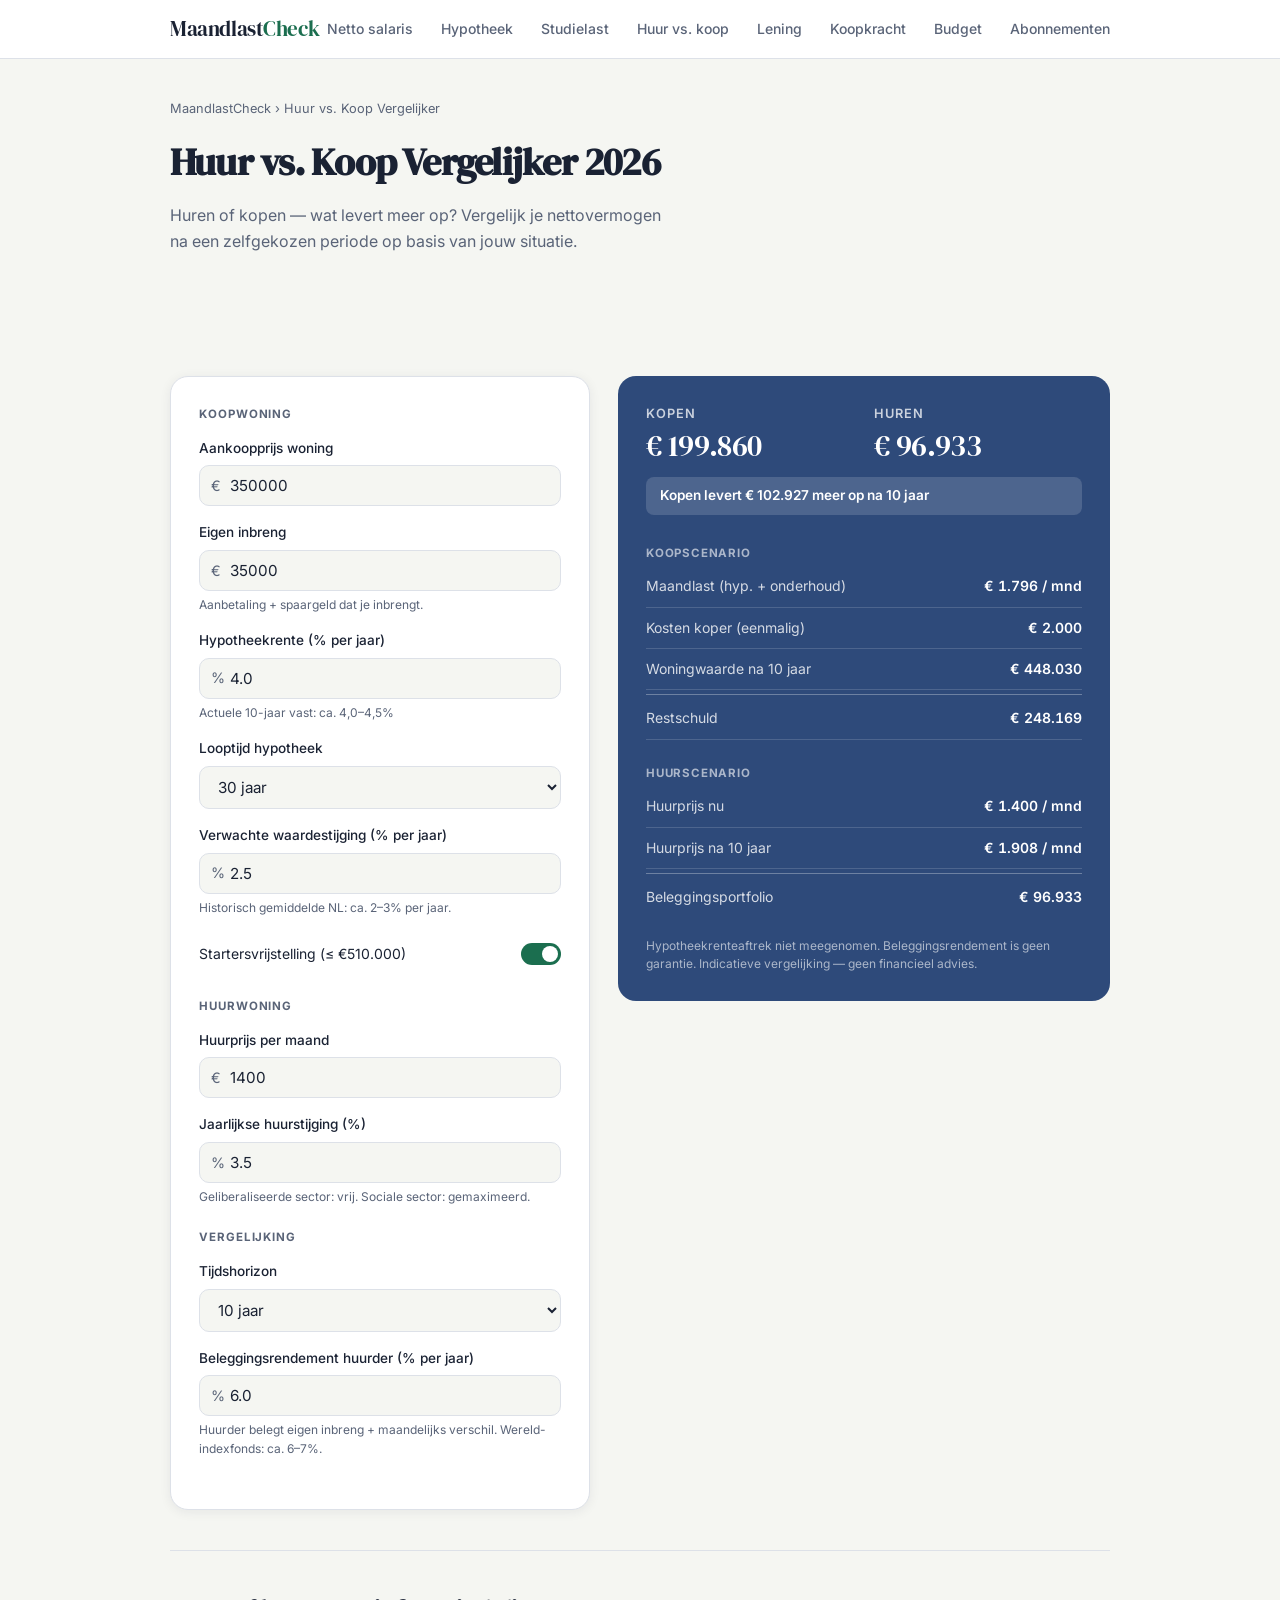
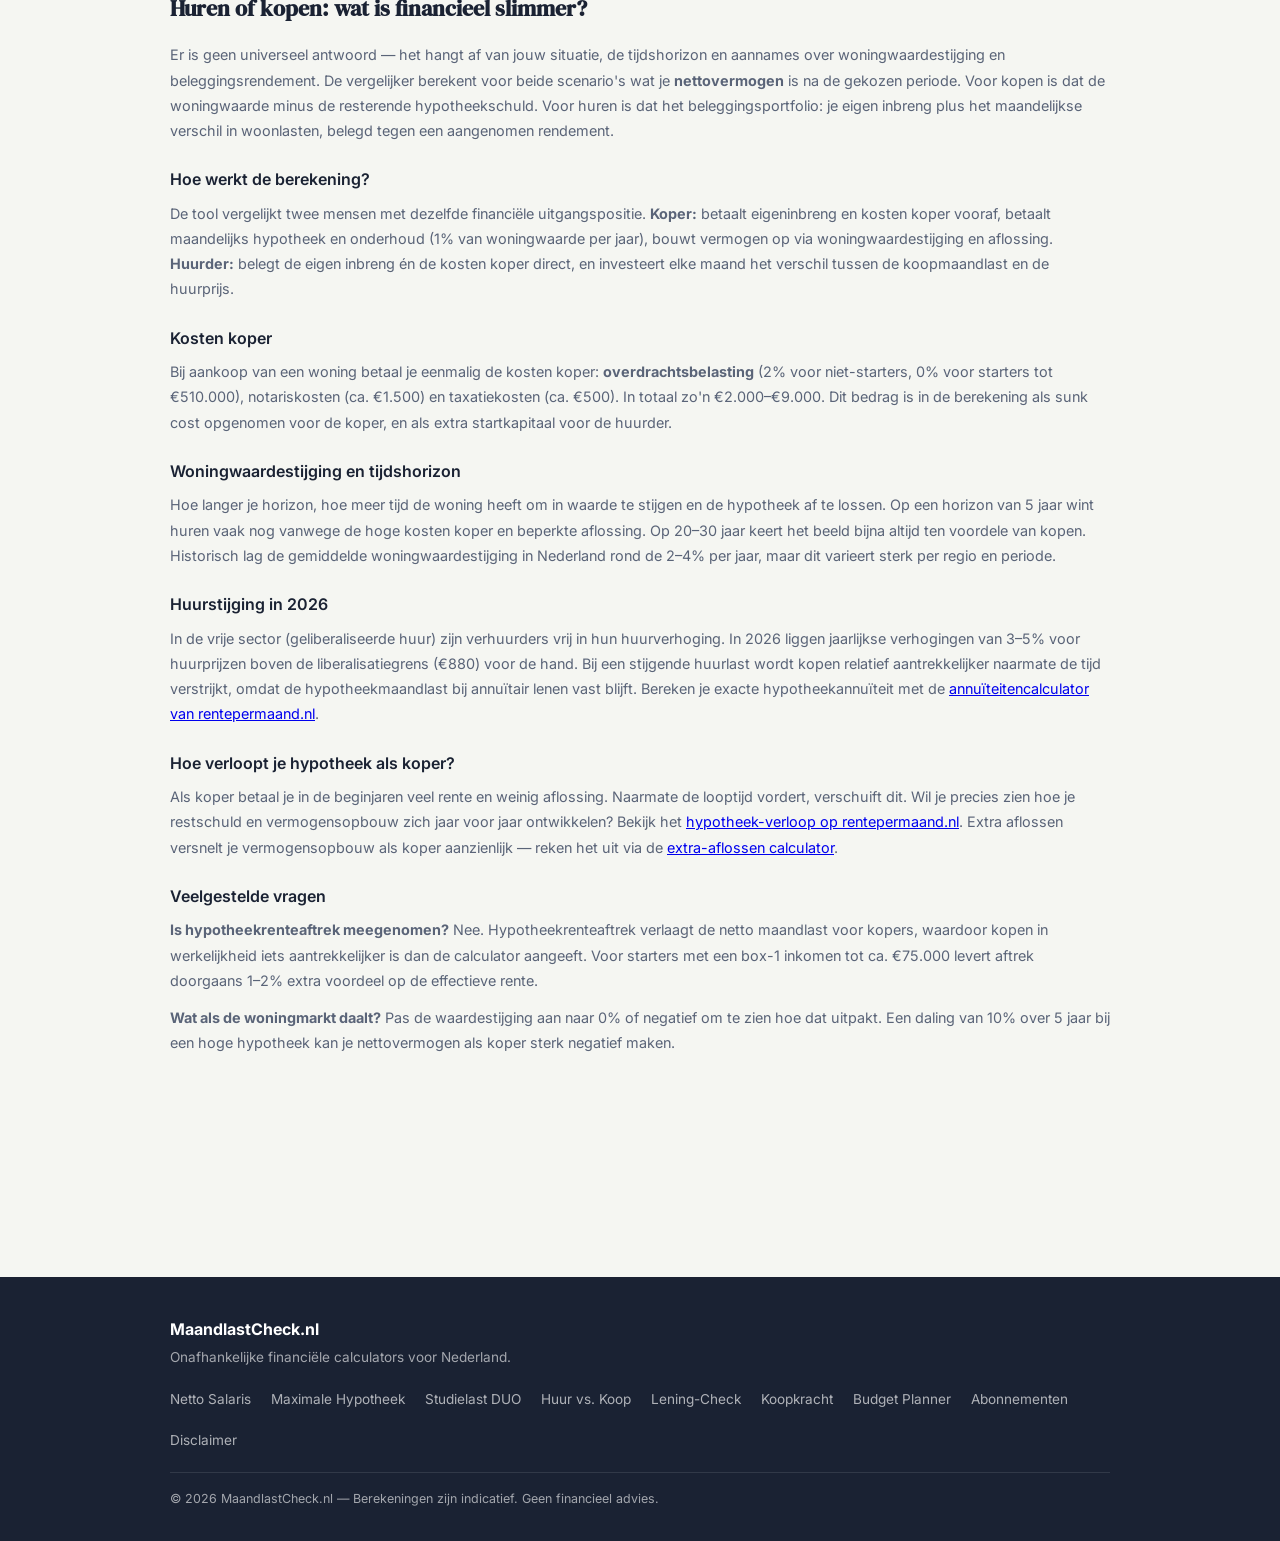
<file: tools/huur-vs-koop-calculator.html>
<!DOCTYPE html>
<html lang="nl">
<head>
  <meta charset="UTF-8">
  <meta name="viewport" content="width=device-width, initial-scale=1.0">
  <title>Huur vs. Koop Vergelijker 2026 — Wat is slimmer? | MaandlastCheck</title>
  <meta name="description" content="Bereken of huren of kopen financieel slimmer is in jouw situatie. Vergelijk nettovermogen na 5, 10 of 20 jaar op basis van woningprijs, hypotheek, huur en beleggingsrendement.">
  <meta name="robots" content="index, follow">
  <link rel="canonical" href="https://maandlastcheck.nl/tools/huur-vs-koop-calculator.html">
  <link rel="preconnect" href="https://fonts.googleapis.com">
  <link rel="preconnect" href="https://fonts.gstatic.com" crossorigin>
  <link href="https://fonts.googleapis.com/css2?family=Inter:wght@400;500;600&family=DM+Serif+Display&display=swap" rel="stylesheet">
  <link rel="stylesheet" href="../css/style.css">

  <!-- Google tag (gtag.js) -->
  <script async src="https://www.googletagmanager.com/gtag/js?id=G-0BPFBM6MPD"></script>
  <script>
    window.dataLayer = window.dataLayer || [];
    function gtag(){dataLayer.push(arguments);}
    gtag('js', new Date());
    gtag('config', 'G-0BPFBM6MPD');
  </script>

  <script type="application/ld+json">
  {
    "@context": "https://schema.org",
    "@type": "WebPage",
    "name": "Huur vs. Koop Vergelijker 2026",
    "description": "Bereken of huren of kopen financieel slimmer is. Vergelijk nettovermogen op basis van woningprijs, hypotheek en beleggingsrendement.",
    "url": "https://maandlastcheck.nl/tools/huur-vs-koop-calculator.html",
    "isPartOf": { "@type": "WebSite", "name": "MaandlastCheck", "url": "https://maandlastcheck.nl" }
  }
  </script>
</head>
<body>

  <header class="site-header">
    <div class="container">
      <a href="/" class="logo">Maandlast<span>Check</span></a>
      <nav>
        <a href="/tools/netto-salaris-calculator.html">Netto salaris</a>
        <a href="/tools/maximale-hypotheek-calculator.html">Hypotheek</a>
        <a href="/tools/studielast-calculator.html">Studielast</a>
        <a href="/tools/huur-vs-koop-calculator.html">Huur vs. koop</a>
        <a href="/tools/lening-check.html">Lening</a>
        <a href="/tools/koopkracht-calculator.html">Koopkracht</a>
        <a href="/tools/budget-planner.html">Budget</a>
        <a href="/tools/abonnementen-check.html">Abonnementen</a>
      </nav>
    </div>
  </header>

  <main class="tool-page">
    <div class="container">

      <div class="tool-page__header">
        <div class="tool-page__breadcrumb">
          <a href="/">MaandlastCheck</a> › Huur vs. Koop Vergelijker
        </div>
        <h1 class="tool-page__title">Huur vs. Koop Vergelijker 2026</h1>
        <p class="tool-page__subtitle">Huren of kopen — wat levert meer op? Vergelijk je nettovermogen na een zelfgekozen periode op basis van jouw situatie.</p>
      </div>

      <!-- Ad slot top -->
      <div class="ad-slot" style="padding: 0 0 24px 0; justify-content: flex-start;">
        <!-- ADVERTENTIE -->
      </div>

      <div class="tool-layout">

        <!-- INPUT CARD -->
        <div class="calc-card">

          <div class="calc-card__section">
            <div class="calc-card__section-label">Koopwoning</div>

            <div class="form-group">
              <label for="woningprijs">Aankoopprijs woning</label>
              <div class="input-wrap has-prefix">
                <span class="input-prefix">€</span>
                <input type="number" id="woningprijs" value="350000" min="50000" max="2000000" step="5000">
              </div>
            </div>

            <div class="form-group">
              <label for="eigen-inbreng">Eigen inbreng</label>
              <div class="input-wrap has-prefix">
                <span class="input-prefix">€</span>
                <input type="number" id="eigen-inbreng" value="35000" min="0" max="2000000" step="1000">
              </div>
              <div class="hint">Aanbetaling + spaargeld dat je inbrengt.</div>
            </div>

            <div class="form-group">
              <label for="rente">Hypotheekrente (% per jaar)</label>
              <div class="input-wrap has-prefix">
                <span class="input-prefix">%</span>
                <input type="number" id="rente" value="4.0" min="1" max="12" step="0.1" style="padding-left: 30px;">
              </div>
              <div class="hint">Actuele 10-jaar vast: ca. 4,0–4,5%</div>
            </div>

            <div class="form-group">
              <label for="looptijd">Looptijd hypotheek</label>
              <select id="looptijd">
                <option value="30" selected>30 jaar</option>
                <option value="25">25 jaar</option>
                <option value="20">20 jaar</option>
              </select>
            </div>

            <div class="form-group">
              <label for="waardestijging">Verwachte waardestijging (% per jaar)</label>
              <div class="input-wrap has-prefix">
                <span class="input-prefix">%</span>
                <input type="number" id="waardestijging" value="2.5" min="-5" max="15" step="0.5" style="padding-left: 30px;">
              </div>
              <div class="hint">Historisch gemiddelde NL: ca. 2–3% per jaar.</div>
            </div>

            <div class="toggle-row">
              <label for="starter">Startersvrijstelling (≤ €510.000)</label>
              <label class="toggle">
                <input type="checkbox" id="starter" checked>
                <span class="toggle-track"></span>
              </label>
            </div>
          </div>

          <div class="calc-card__section">
            <div class="calc-card__section-label">Huurwoning</div>

            <div class="form-group">
              <label for="huur-maand">Huurprijs per maand</label>
              <div class="input-wrap has-prefix">
                <span class="input-prefix">€</span>
                <input type="number" id="huur-maand" value="1400" min="100" max="10000" step="50">
              </div>
            </div>

            <div class="form-group">
              <label for="huurstijging">Jaarlijkse huurstijging (%)</label>
              <div class="input-wrap has-prefix">
                <span class="input-prefix">%</span>
                <input type="number" id="huurstijging" value="3.5" min="0" max="15" step="0.5" style="padding-left: 30px;">
              </div>
              <div class="hint">Geliberaliseerde sector: vrij. Sociale sector: gemaximeerd.</div>
            </div>
          </div>

          <div class="calc-card__section">
            <div class="calc-card__section-label">Vergelijking</div>

            <div class="form-group">
              <label for="horizon">Tijdshorizon</label>
              <select id="horizon">
                <option value="5">5 jaar</option>
                <option value="10" selected>10 jaar</option>
                <option value="15">15 jaar</option>
                <option value="20">20 jaar</option>
                <option value="30">30 jaar</option>
              </select>
            </div>

            <div class="form-group">
              <label for="beleggingsrendement">Beleggingsrendement huurder (% per jaar)</label>
              <div class="input-wrap has-prefix">
                <span class="input-prefix">%</span>
                <input type="number" id="beleggingsrendement" value="6.0" min="0" max="20" step="0.5" style="padding-left: 30px;">
              </div>
              <div class="hint">Huurder belegt eigen inbreng + maandelijks verschil. Wereld-indexfonds: ca. 6–7%.</div>
            </div>
          </div>

        </div>

        <!-- RESULTS -->
        <div>
          <div class="results-card navy" id="results-panel">

            <!-- Twee-kolomsvergelijking -->
            <div style="display:flex; gap:20px; margin-bottom:16px;">
              <div style="flex:1;">
                <div class="results-main-label">Kopen</div>
                <div class="results-main-value" id="res-koop-vermogen" style="font-size:1.9rem; margin-bottom:0;">—</div>
              </div>
              <div style="flex:1;">
                <div class="results-main-label">Huren</div>
                <div class="results-main-value" id="res-huur-vermogen" style="font-size:1.9rem; margin-bottom:0;">—</div>
              </div>
            </div>

            <!-- Winnaar -->
            <div id="res-winner" style="font-size:0.85rem; font-weight:600; background:rgba(255,255,255,0.15); border-radius:8px; padding:8px 14px; margin-bottom:20px;">—</div>

            <div class="results-breakdown">

              <div class="result-line" style="font-size:0.72rem;font-weight:700;letter-spacing:0.07em;text-transform:uppercase;opacity:0.6;border-bottom:none;padding-bottom:4px;">
                Koopscenario
              </div>
              <div class="result-line">
                <span class="result-line__label">Maandlast (hyp. + onderhoud)</span>
                <span class="result-line__value" id="res-koop-maand">—</span>
              </div>
              <div class="result-line">
                <span class="result-line__label">Kosten koper (eenmalig)</span>
                <span class="result-line__value" id="res-kosten-koper">—</span>
              </div>
              <div class="result-line">
                <span class="result-line__label">Woningwaarde na <span class="horizon-label">10</span> jaar</span>
                <span class="result-line__value" id="res-woningwaarde">—</span>
              </div>
              <div class="result-line result-line--subtotal">
                <span class="result-line__label">Restschuld</span>
                <span class="result-line__value" id="res-restschuld">—</span>
              </div>

              <div class="result-line" style="font-size:0.72rem;font-weight:700;letter-spacing:0.07em;text-transform:uppercase;opacity:0.6;border-bottom:none;padding-top:16px;padding-bottom:4px;margin-top:8px;">
                Huurscenario
              </div>
              <div class="result-line">
                <span class="result-line__label">Huurprijs nu</span>
                <span class="result-line__value" id="res-huur-start">—</span>
              </div>
              <div class="result-line">
                <span class="result-line__label">Huurprijs na <span class="horizon-label">10</span> jaar</span>
                <span class="result-line__value" id="res-huur-einde">—</span>
              </div>
              <div class="result-line result-line--subtotal">
                <span class="result-line__label">Beleggingsportfolio</span>
                <span class="result-line__value" id="res-portfolio">—</span>
              </div>

            </div>

            <p class="results-disclaimer">Hypotheekrenteaftrek niet meegenomen. Beleggingsrendement is geen garantie. Indicatieve vergelijking — geen financieel advies.</p>
          </div>
        </div>

      </div><!-- /tool-layout -->

      <!-- SEO content -->
      <div class="tool-info">
        <h2>Huren of kopen: wat is financieel slimmer?</h2>
        <p>Er is geen universeel antwoord — het hangt af van jouw situatie, de tijdshorizon en aannames over woningwaardestijging en beleggingsrendement. De vergelijker berekent voor beide scenario's wat je <strong>nettovermogen</strong> is na de gekozen periode. Voor kopen is dat de woningwaarde minus de resterende hypotheekschuld. Voor huren is dat het beleggingsportfolio: je eigen inbreng plus het maandelijkse verschil in woonlasten, belegd tegen een aangenomen rendement.</p>

        <h3>Hoe werkt de berekening?</h3>
        <p>De tool vergelijkt twee mensen met dezelfde financiële uitgangspositie. <strong>Koper:</strong> betaalt eigeninbreng en kosten koper vooraf, betaalt maandelijks hypotheek en onderhoud (1% van woningwaarde per jaar), bouwt vermogen op via woningwaardestijging en aflossing. <strong>Huurder:</strong> belegt de eigen inbreng én de kosten koper direct, en investeert elke maand het verschil tussen de koopmaandlast en de huurprijs.</p>

        <h3>Kosten koper</h3>
        <p>Bij aankoop van een woning betaal je eenmalig de kosten koper: <strong>overdrachtsbelasting</strong> (2% voor niet-starters, 0% voor starters tot €510.000), notariskosten (ca. €1.500) en taxatiekosten (ca. €500). In totaal zo'n €2.000–€9.000. Dit bedrag is in de berekening als sunk cost opgenomen voor de koper, en als extra startkapitaal voor de huurder.</p>

        <h3>Woningwaardestijging en tijdshorizon</h3>
        <p>Hoe langer je horizon, hoe meer tijd de woning heeft om in waarde te stijgen en de hypotheek af te lossen. Op een horizon van 5 jaar wint huren vaak nog vanwege de hoge kosten koper en beperkte aflossing. Op 20–30 jaar keert het beeld bijna altijd ten voordele van kopen. Historisch lag de gemiddelde woningwaardestijging in Nederland rond de 2–4% per jaar, maar dit varieert sterk per regio en periode.</p>

        <h3>Huurstijging in 2026</h3>
        <p>In de vrije sector (geliberaliseerde huur) zijn verhuurders vrij in hun huurverhoging. In 2026 liggen jaarlijkse verhogingen van 3–5% voor huurprijzen boven de liberalisatiegrens (€880) voor de hand. Bij een stijgende huurlast wordt kopen relatief aantrekkelijker naarmate de tijd verstrijkt, omdat de hypotheekmaandlast bij annuïtair lenen vast blijft. Bereken je exacte hypotheekannuïteit met de <a href="https://rentepermaand.nl/annuiteitencalculator" target="_blank" rel="noopener">annuïteitencalculator van rentepermaand.nl</a>.</p>

        <h3>Hoe verloopt je hypotheek als koper?</h3>
        <p>Als koper betaal je in de beginjaren veel rente en weinig aflossing. Naarmate de looptijd vordert, verschuift dit. Wil je precies zien hoe je restschuld en vermogensopbouw zich jaar voor jaar ontwikkelen? Bekijk het <a href="https://rentepermaand.nl/hypotheek-verloop" target="_blank" rel="noopener">hypotheek-verloop op rentepermaand.nl</a>. Extra aflossen versnelt je vermogensopbouw als koper aanzienlijk — reken het uit via de <a href="https://rentepermaand.nl/extra-aflossen" target="_blank" rel="noopener">extra-aflossen calculator</a>.</p>

        <h3>Veelgestelde vragen</h3>
        <p><strong>Is hypotheekrenteaftrek meegenomen?</strong> Nee. Hypotheekrenteaftrek verlaagt de netto maandlast voor kopers, waardoor kopen in werkelijkheid iets aantrekkelijker is dan de calculator aangeeft. Voor starters met een box-1 inkomen tot ca. €75.000 levert aftrek doorgaans 1–2% extra voordeel op de effectieve rente.</p>
        <p><strong>Wat als de woningmarkt daalt?</strong> Pas de waardestijging aan naar 0% of negatief om te zien hoe dat uitpakt. Een daling van 10% over 5 jaar bij een hoge hypotheek kan je nettovermogen als koper sterk negatief maken.</p>
      </div>

      <!-- Ad slot bottom -->
      <div class="ad-slot" style="padding: 24px 0 0 0; justify-content: flex-start;">
        <!-- ADVERTENTIE -->
      </div>

    </div>
  </main>

  <footer class="site-footer">
    <div class="container">
      <div class="footer-left">
        <strong>MaandlastCheck.nl</strong>
        <p>Onafhankelijke financiële calculators voor Nederland.</p>
      </div>
      <nav class="footer-nav">
        <a href="/tools/netto-salaris-calculator.html">Netto Salaris</a>
        <a href="/tools/maximale-hypotheek-calculator.html">Maximale Hypotheek</a>
        <a href="/tools/studielast-calculator.html">Studielast DUO</a>
        <a href="/tools/huur-vs-koop-calculator.html">Huur vs. Koop</a>
        <a href="/tools/lening-check.html">Lening-Check</a>
        <a href="/tools/koopkracht-calculator.html">Koopkracht</a>
        <a href="/tools/budget-planner.html">Budget Planner</a>
        <a href="/tools/abonnementen-check.html">Abonnementen</a>
        <a href="/disclaimer.html">Disclaimer</a>
      </nav>
      <p class="footer-legal">© 2026 MaandlastCheck.nl — Berekeningen zijn indicatief. Geen financieel advies.</p>
    </div>
  </footer>

  <script src="../js/huur-vs-koop.js"></script>
</body>
</html>
</file>
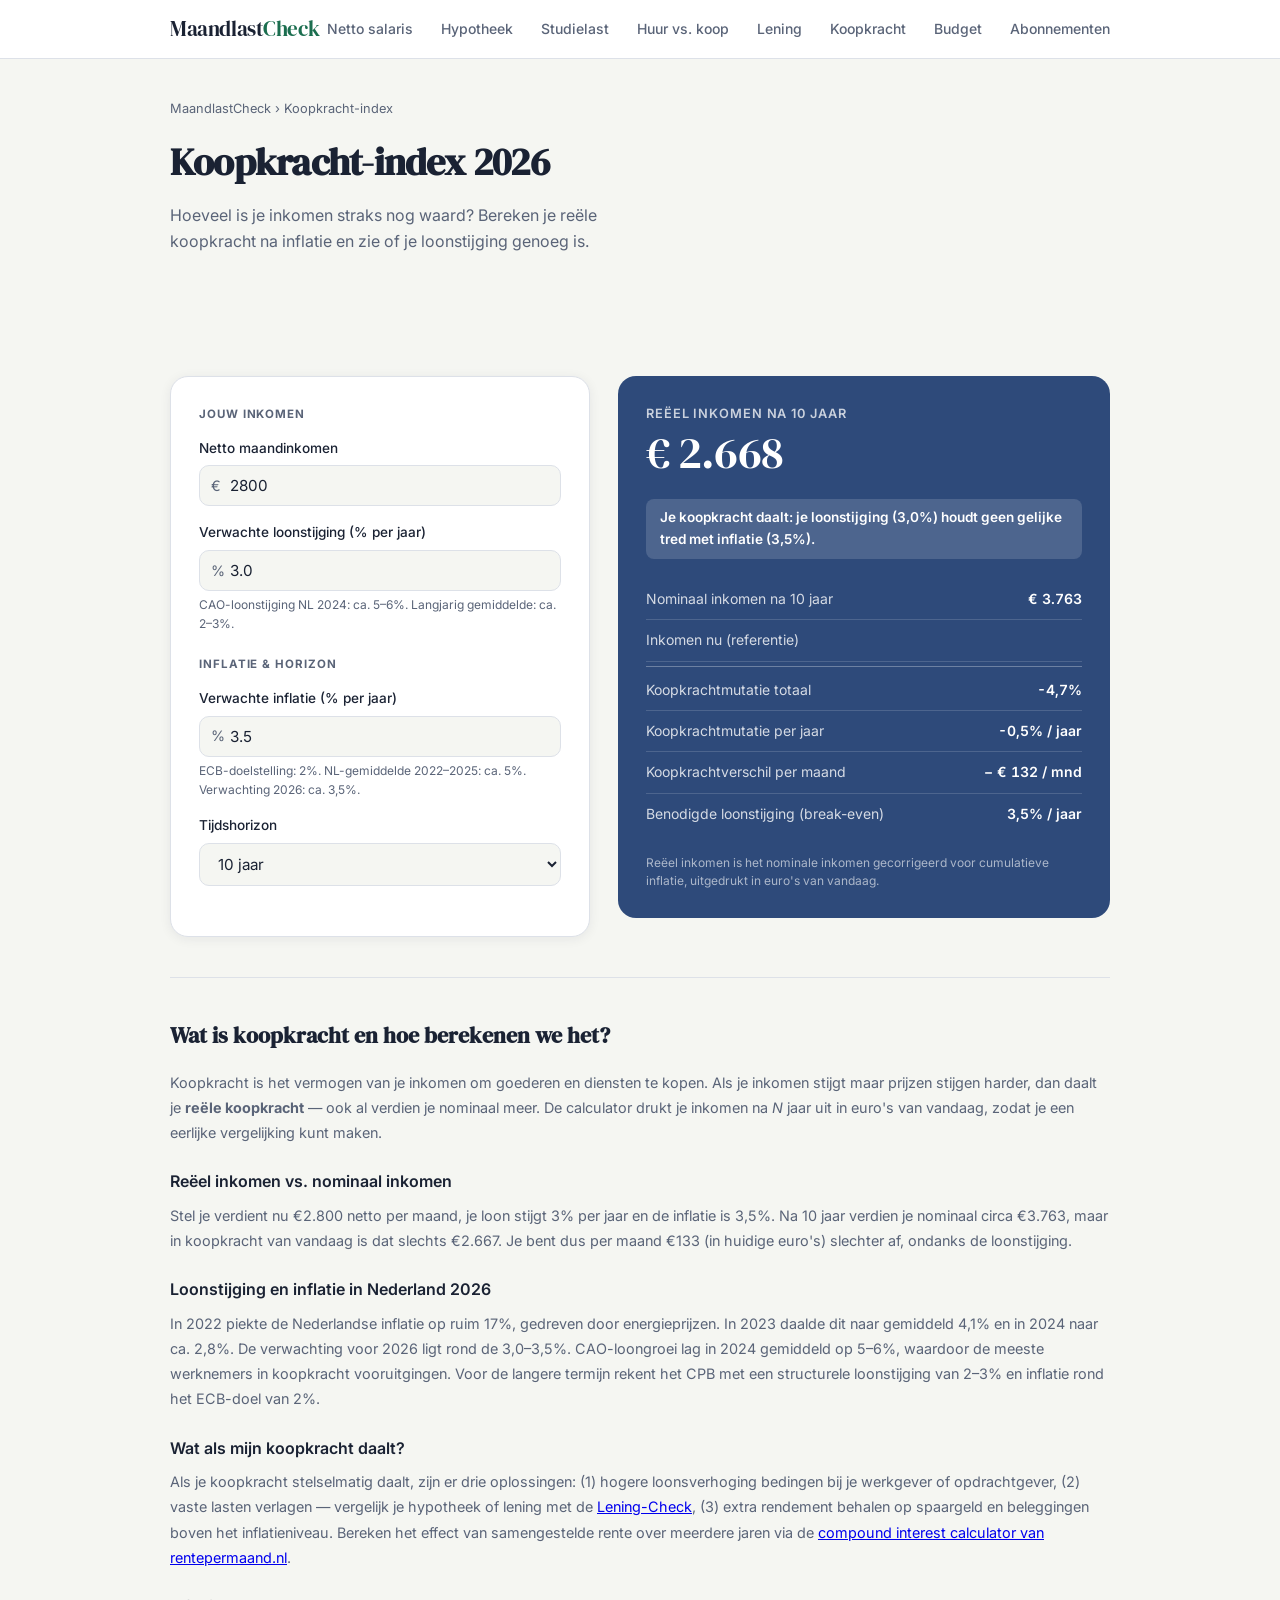
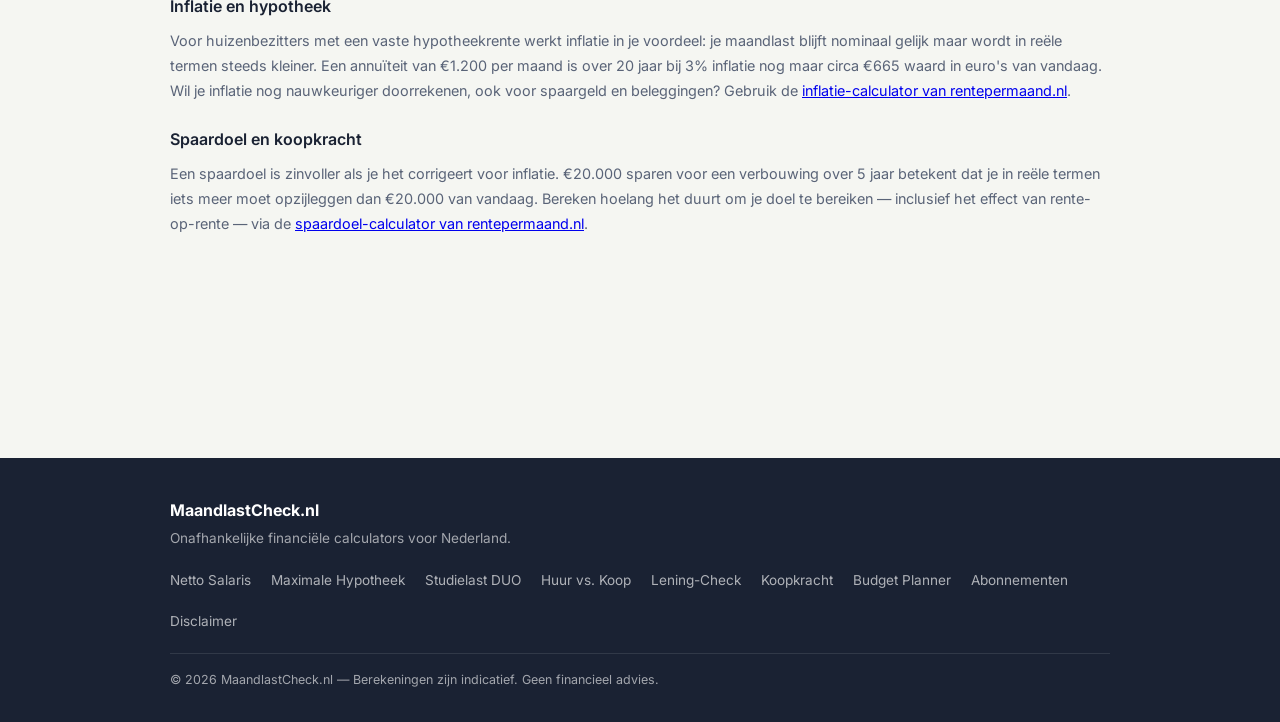
<file: tools/koopkracht-calculator.html>
<!DOCTYPE html>
<html lang="nl">
<head>
  <meta charset="UTF-8">
  <meta name="viewport" content="width=device-width, initial-scale=1.0">
  <title>Koopkracht Berekenen 2026 — Loonstijging vs. Inflatie | MaandlastCheck</title>
  <meta name="description" content="Bereken hoe je koopkracht zich ontwikkelt bij jouw loonstijging en verwachte inflatie. Zie je reëel inkomen na 5, 10 of 20 jaar in euro's van vandaag. Gratis en zonder registratie.">
  <meta name="robots" content="index, follow">
  <link rel="canonical" href="https://maandlastcheck.nl/tools/koopkracht-calculator.html">
  <link rel="preconnect" href="https://fonts.googleapis.com">
  <link rel="preconnect" href="https://fonts.gstatic.com" crossorigin>
  <link href="https://fonts.googleapis.com/css2?family=Inter:wght@400;500;600&family=DM+Serif+Display&display=swap" rel="stylesheet">
  <link rel="stylesheet" href="../css/style.css">

  <!-- Google tag (gtag.js) -->
  <script async src="https://www.googletagmanager.com/gtag/js?id=G-0BPFBM6MPD"></script>
  <script>
    window.dataLayer = window.dataLayer || [];
    function gtag(){dataLayer.push(arguments);}
    gtag('js', new Date());
    gtag('config', 'G-0BPFBM6MPD');
  </script>

  <script type="application/ld+json">
  {
    "@context": "https://schema.org",
    "@type": "WebPage",
    "name": "Koopkracht Calculator 2026 — Loonstijging vs. Inflatie",
    "description": "Bereken hoe je koopkracht zich ontwikkelt bij jouw loonstijging en verwachte inflatie.",
    "url": "https://maandlastcheck.nl/tools/koopkracht-calculator.html",
    "isPartOf": { "@type": "WebSite", "name": "MaandlastCheck", "url": "https://maandlastcheck.nl" }
  }
  </script>
</head>
<body>

  <header class="site-header">
    <div class="container">
      <a href="/" class="logo">Maandlast<span>Check</span></a>
      <nav>
        <a href="/tools/netto-salaris-calculator.html">Netto salaris</a>
        <a href="/tools/maximale-hypotheek-calculator.html">Hypotheek</a>
        <a href="/tools/studielast-calculator.html">Studielast</a>
        <a href="/tools/huur-vs-koop-calculator.html">Huur vs. koop</a>
        <a href="/tools/lening-check.html">Lening</a>
        <a href="/tools/koopkracht-calculator.html">Koopkracht</a>
        <a href="/tools/budget-planner.html">Budget</a>
        <a href="/tools/abonnementen-check.html">Abonnementen</a>
      </nav>
    </div>
  </header>

  <main class="tool-page">
    <div class="container">

      <div class="tool-page__header">
        <div class="tool-page__breadcrumb">
          <a href="/">MaandlastCheck</a> › Koopkracht-index
        </div>
        <h1 class="tool-page__title">Koopkracht-index 2026</h1>
        <p class="tool-page__subtitle">Hoeveel is je inkomen straks nog waard? Bereken je reële koopkracht na inflatie en zie of je loonstijging genoeg is.</p>
      </div>

      <!-- Ad slot top -->
      <div class="ad-slot" style="padding: 0 0 24px 0; justify-content: flex-start;">
        <!-- ADVERTENTIE -->
      </div>

      <div class="tool-layout">

        <!-- INPUT CARD -->
        <div class="calc-card">

          <div class="calc-card__section">
            <div class="calc-card__section-label">Jouw inkomen</div>

            <div class="form-group">
              <label for="inkomen">Netto maandinkomen</label>
              <div class="input-wrap has-prefix">
                <span class="input-prefix">€</span>
                <input type="number" id="inkomen" value="2800" min="100" max="50000" step="50">
              </div>
            </div>

            <div class="form-group">
              <label for="loongroei">Verwachte loonstijging (% per jaar)</label>
              <div class="input-wrap has-prefix">
                <span class="input-prefix">%</span>
                <input type="number" id="loongroei" value="3.0" min="0" max="20" step="0.5" style="padding-left: 30px;">
              </div>
              <div class="hint">CAO-loonstijging NL 2024: ca. 5–6%. Langjarig gemiddelde: ca. 2–3%.</div>
            </div>
          </div>

          <div class="calc-card__section">
            <div class="calc-card__section-label">Inflatie & horizon</div>

            <div class="form-group">
              <label for="inflatie">Verwachte inflatie (% per jaar)</label>
              <div class="input-wrap has-prefix">
                <span class="input-prefix">%</span>
                <input type="number" id="inflatie" value="3.5" min="0" max="20" step="0.5" style="padding-left: 30px;">
              </div>
              <div class="hint">ECB-doelstelling: 2%. NL-gemiddelde 2022–2025: ca. 5%. Verwachting 2026: ca. 3,5%.</div>
            </div>

            <div class="form-group">
              <label for="horizon">Tijdshorizon</label>
              <select id="horizon">
                <option value="5">5 jaar</option>
                <option value="10" selected>10 jaar</option>
                <option value="15">15 jaar</option>
                <option value="20">20 jaar</option>
                <option value="30">30 jaar</option>
              </select>
            </div>
          </div>

        </div>

        <!-- RESULTS -->
        <div>
          <div class="results-card navy" id="results-panel">
            <div class="results-main-label">Reëel inkomen na <span class="horizon-label">10</span> jaar</div>
            <div class="results-main-value" id="res-reeel-einde">—</div>

            <div id="res-advies" style="font-size:0.85rem; font-weight:600; background:rgba(255,255,255,0.15); border-radius:8px; padding:8px 14px; margin-bottom:20px;">—</div>

            <div class="results-breakdown">
              <div class="result-line">
                <span class="result-line__label">Nominaal inkomen na <span class="horizon-label">10</span> jaar</span>
                <span class="result-line__value" id="res-nominaal-einde">—</span>
              </div>
              <div class="result-line">
                <span class="result-line__label">Inkomen nu (referentie)</span>
                <span class="result-line__value" id="res-reeel-einde" style="display:none;">—</span>
              </div>
              <div class="result-line result-line--subtotal">
                <span class="result-line__label">Koopkrachtmutatie totaal</span>
                <span class="result-line__value" id="res-mutatie-totaal">—</span>
              </div>
              <div class="result-line">
                <span class="result-line__label">Koopkrachtmutatie per jaar</span>
                <span class="result-line__value" id="res-mutatie-jaar">—</span>
              </div>
              <div class="result-line">
                <span class="result-line__label">Koopkrachtverschil per maand</span>
                <span class="result-line__value" id="res-verschil-maand">—</span>
              </div>
              <div class="result-line">
                <span class="result-line__label">Benodigde loonstijging (break-even)</span>
                <span class="result-line__value" id="res-vereist-loon">—</span>
              </div>
            </div>

            <p class="results-disclaimer">Reëel inkomen is het nominale inkomen gecorrigeerd voor cumulatieve inflatie, uitgedrukt in euro's van vandaag.</p>
          </div>
        </div>

      </div><!-- /tool-layout -->

      <!-- SEO content -->
      <div class="tool-info">
        <h2>Wat is koopkracht en hoe berekenen we het?</h2>
        <p>Koopkracht is het vermogen van je inkomen om goederen en diensten te kopen. Als je inkomen stijgt maar prijzen stijgen harder, dan daalt je <strong>reële koopkracht</strong> — ook al verdien je nominaal meer. De calculator drukt je inkomen na <em>N</em> jaar uit in euro's van vandaag, zodat je een eerlijke vergelijking kunt maken.</p>

        <h3>Reëel inkomen vs. nominaal inkomen</h3>
        <p>Stel je verdient nu €2.800 netto per maand, je loon stijgt 3% per jaar en de inflatie is 3,5%. Na 10 jaar verdien je nominaal circa €3.763, maar in koopkracht van vandaag is dat slechts €2.667. Je bent dus per maand €133 (in huidige euro's) slechter af, ondanks de loonstijging.</p>

        <h3>Loonstijging en inflatie in Nederland 2026</h3>
        <p>In 2022 piekte de Nederlandse inflatie op ruim 17%, gedreven door energieprijzen. In 2023 daalde dit naar gemiddeld 4,1% en in 2024 naar ca. 2,8%. De verwachting voor 2026 ligt rond de 3,0–3,5%. CAO-loongroei lag in 2024 gemiddeld op 5–6%, waardoor de meeste werknemers in koopkracht vooruitgingen. Voor de langere termijn rekent het CPB met een structurele loonstijging van 2–3% en inflatie rond het ECB-doel van 2%.</p>

        <h3>Wat als mijn koopkracht daalt?</h3>
        <p>Als je koopkracht stelselmatig daalt, zijn er drie oplossingen: (1) hogere loonsverhoging bedingen bij je werkgever of opdrachtgever, (2) vaste lasten verlagen — vergelijk je hypotheek of lening met de <a href="/tools/lening-check.html">Lening-Check</a>, (3) extra rendement behalen op spaargeld en beleggingen boven het inflatieniveau. Bereken het effect van samengestelde rente over meerdere jaren via de <a href="https://rentepermaand.nl/compound-interest" target="_blank" rel="noopener">compound interest calculator van rentepermaand.nl</a>.</p>

        <h3>Inflatie en hypotheek</h3>
        <p>Voor huizenbezitters met een vaste hypotheekrente werkt inflatie in je voordeel: je maandlast blijft nominaal gelijk maar wordt in reële termen steeds kleiner. Een annuïteit van €1.200 per maand is over 20 jaar bij 3% inflatie nog maar circa €665 waard in euro's van vandaag. Wil je inflatie nog nauwkeuriger doorrekenen, ook voor spaargeld en beleggingen? Gebruik de <a href="https://rentepermaand.nl/inflatie-calculator" target="_blank" rel="noopener">inflatie-calculator van rentepermaand.nl</a>.</p>

        <h3>Spaardoel en koopkracht</h3>
        <p>Een spaardoel is zinvoller als je het corrigeert voor inflatie. €20.000 sparen voor een verbouwing over 5 jaar betekent dat je in reële termen iets meer moet opzijleggen dan €20.000 van vandaag. Bereken hoelang het duurt om je doel te bereiken — inclusief het effect van rente-op-rente — via de <a href="https://rentepermaand.nl/spaardoel-calculator" target="_blank" rel="noopener">spaardoel-calculator van rentepermaand.nl</a>.</p>
      </div>

      <!-- Ad slot bottom -->
      <div class="ad-slot" style="padding: 24px 0 0 0; justify-content: flex-start;">
        <!-- ADVERTENTIE -->
      </div>

    </div>
  </main>

  <footer class="site-footer">
    <div class="container">
      <div class="footer-left">
        <strong>MaandlastCheck.nl</strong>
        <p>Onafhankelijke financiële calculators voor Nederland.</p>
      </div>
      <nav class="footer-nav">
        <a href="/tools/netto-salaris-calculator.html">Netto Salaris</a>
        <a href="/tools/maximale-hypotheek-calculator.html">Maximale Hypotheek</a>
        <a href="/tools/studielast-calculator.html">Studielast DUO</a>
        <a href="/tools/huur-vs-koop-calculator.html">Huur vs. Koop</a>
        <a href="/tools/lening-check.html">Lening-Check</a>
        <a href="/tools/koopkracht-calculator.html">Koopkracht</a>
        <a href="/tools/budget-planner.html">Budget Planner</a>
        <a href="/tools/abonnementen-check.html">Abonnementen</a>
        <a href="/disclaimer.html">Disclaimer</a>
      </nav>
      <p class="footer-legal">© 2026 MaandlastCheck.nl — Berekeningen zijn indicatief. Geen financieel advies.</p>
    </div>
  </footer>

  <script src="../js/koopkracht.js"></script>
</body>
</html>
</file>
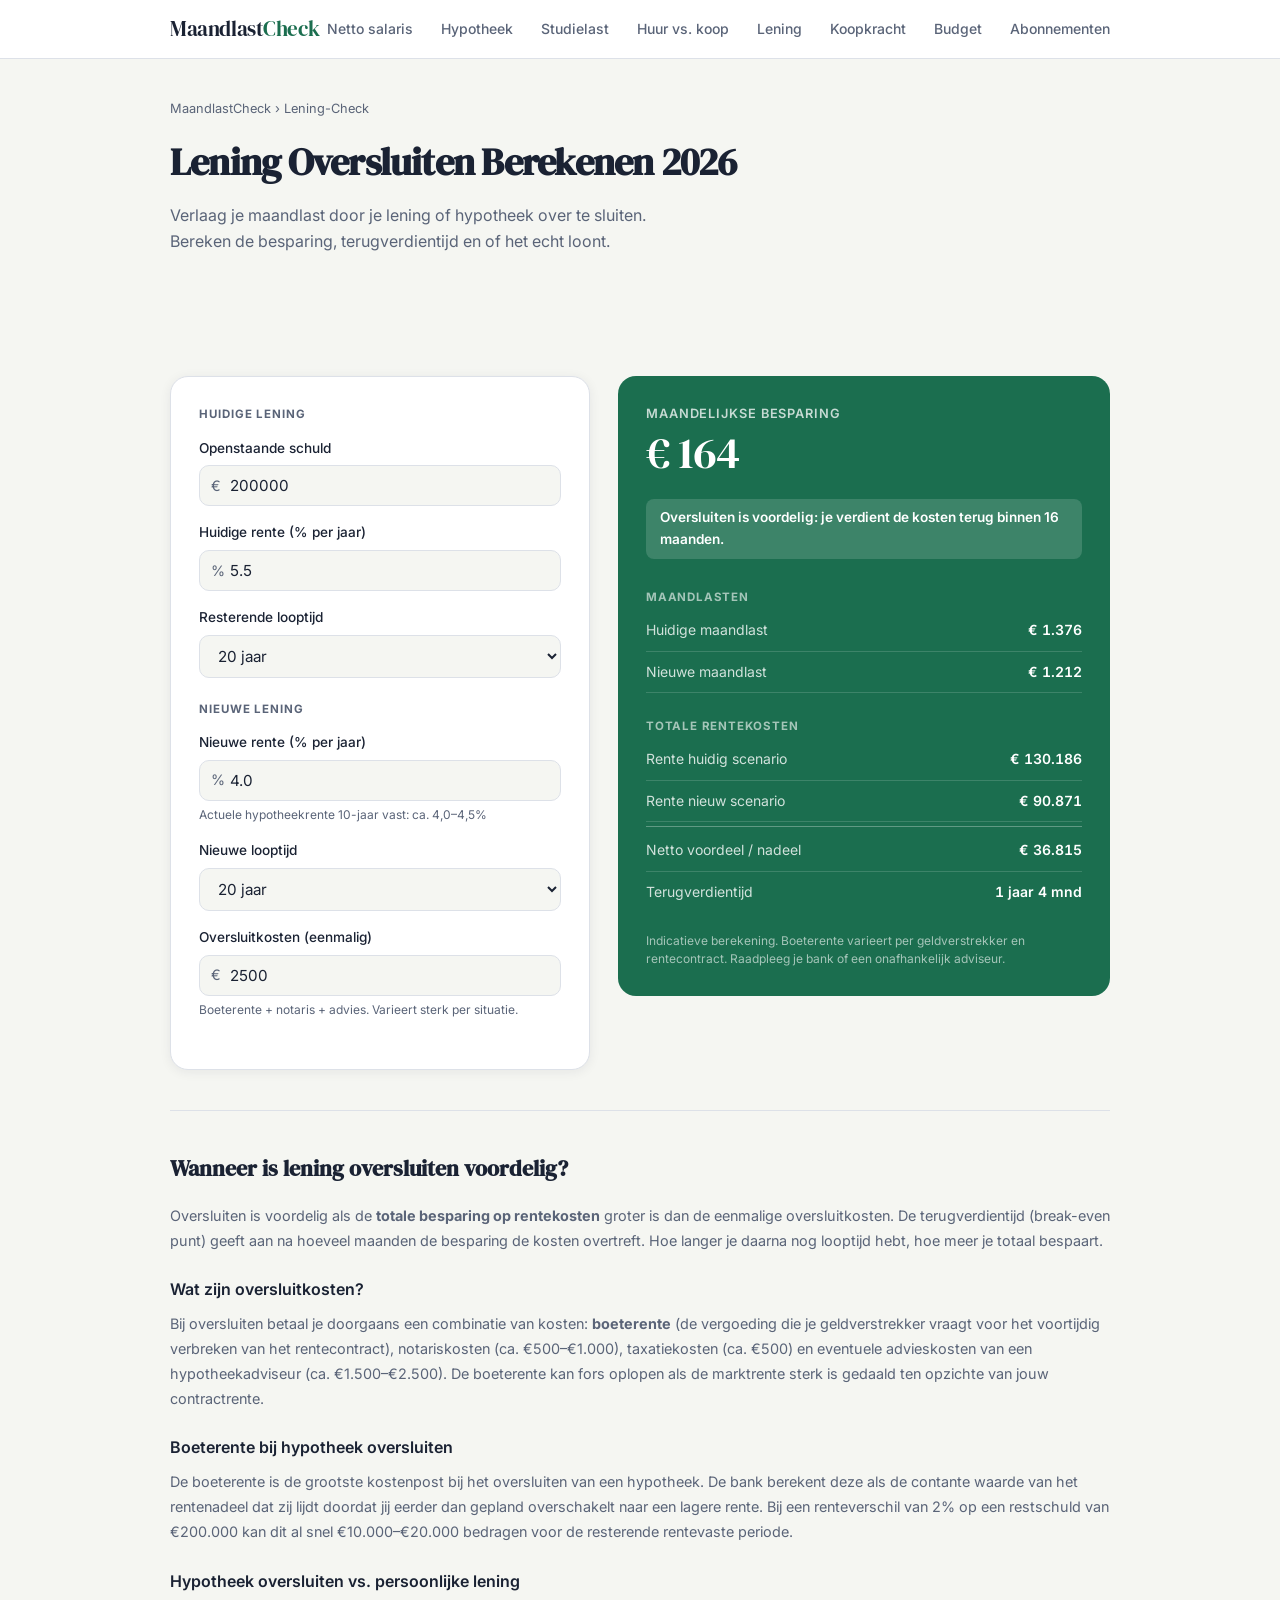
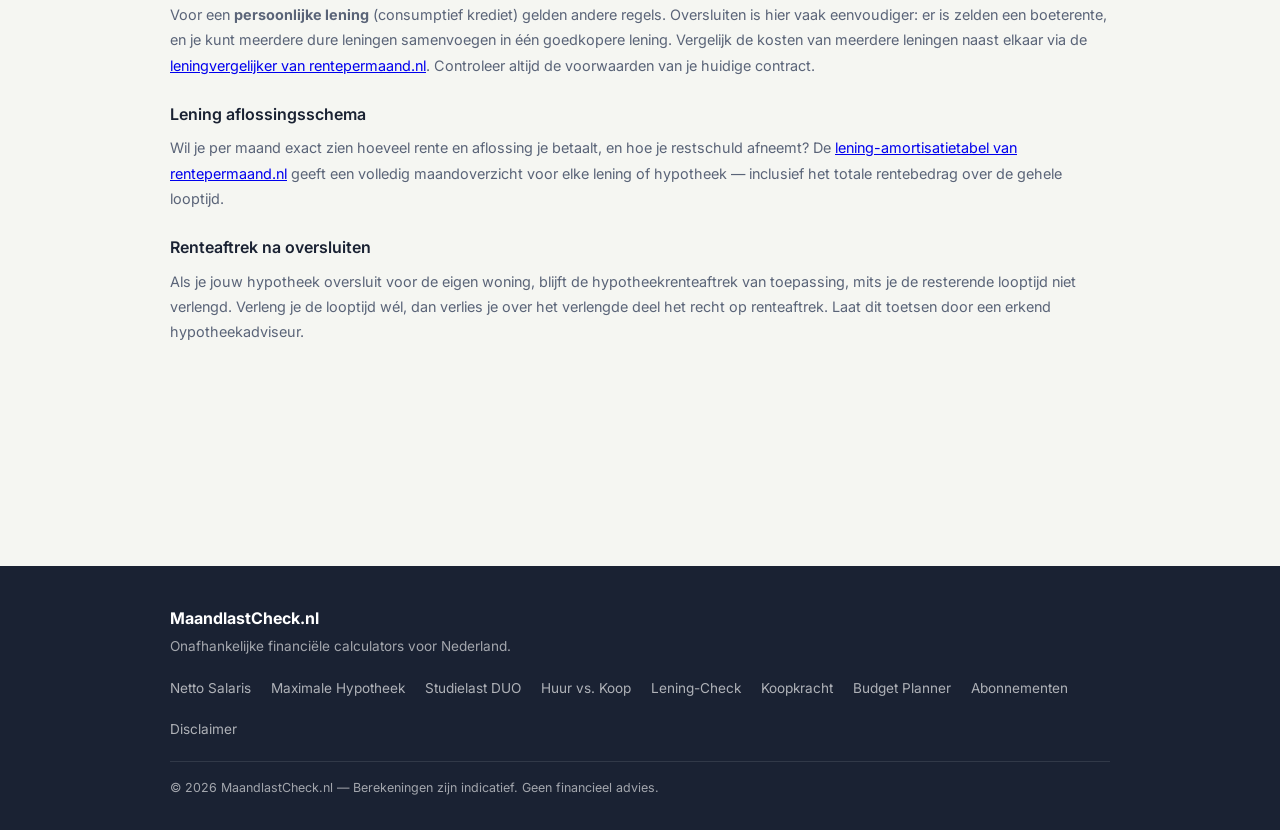
<file: tools/lening-check.html>
<!DOCTYPE html>
<html lang="nl">
<head>
  <meta charset="UTF-8">
  <meta name="viewport" content="width=device-width, initial-scale=1.0">
  <title>Lening Oversluiten Berekenen 2026 — Is het voordelig? | MaandlastCheck</title>
  <meta name="description" content="Bereken of het voordelig is om je lening of hypotheek over te sluiten. Vergelijk maandlasten, totale rentekosten en bereken de terugverdientijd. Gratis en zonder registratie.">
  <meta name="robots" content="index, follow">
  <link rel="canonical" href="https://maandlastcheck.nl/tools/lening-check.html">
  <link rel="preconnect" href="https://fonts.googleapis.com">
  <link rel="preconnect" href="https://fonts.gstatic.com" crossorigin>
  <link href="https://fonts.googleapis.com/css2?family=Inter:wght@400;500;600&family=DM+Serif+Display&display=swap" rel="stylesheet">
  <link rel="stylesheet" href="../css/style.css">

  <!-- Google tag (gtag.js) -->
  <script async src="https://www.googletagmanager.com/gtag/js?id=G-0BPFBM6MPD"></script>
  <script>
    window.dataLayer = window.dataLayer || [];
    function gtag(){dataLayer.push(arguments);}
    gtag('js', new Date());
    gtag('config', 'G-0BPFBM6MPD');
  </script>

  <script type="application/ld+json">
  {
    "@context": "https://schema.org",
    "@type": "WebPage",
    "name": "Lening Oversluiten Berekenen 2026",
    "description": "Bereken of het voordelig is om je lening of hypotheek over te sluiten. Vergelijk maandlasten en bereken de terugverdientijd.",
    "url": "https://maandlastcheck.nl/tools/lening-check.html",
    "isPartOf": { "@type": "WebSite", "name": "MaandlastCheck", "url": "https://maandlastcheck.nl" }
  }
  </script>
</head>
<body>

  <header class="site-header">
    <div class="container">
      <a href="/" class="logo">Maandlast<span>Check</span></a>
      <nav>
        <a href="/tools/netto-salaris-calculator.html">Netto salaris</a>
        <a href="/tools/maximale-hypotheek-calculator.html">Hypotheek</a>
        <a href="/tools/studielast-calculator.html">Studielast</a>
        <a href="/tools/huur-vs-koop-calculator.html">Huur vs. koop</a>
        <a href="/tools/lening-check.html">Lening</a>
        <a href="/tools/koopkracht-calculator.html">Koopkracht</a>
        <a href="/tools/budget-planner.html">Budget</a>
        <a href="/tools/abonnementen-check.html">Abonnementen</a>
      </nav>
    </div>
  </header>

  <main class="tool-page">
    <div class="container">

      <div class="tool-page__header">
        <div class="tool-page__breadcrumb">
          <a href="/">MaandlastCheck</a> › Lening-Check
        </div>
        <h1 class="tool-page__title">Lening Oversluiten Berekenen 2026</h1>
        <p class="tool-page__subtitle">Verlaag je maandlast door je lening of hypotheek over te sluiten. Bereken de besparing, terugverdientijd en of het echt loont.</p>
      </div>

      <!-- Ad slot top -->
      <div class="ad-slot" style="padding: 0 0 24px 0; justify-content: flex-start;">
        <!-- ADVERTENTIE -->
      </div>

      <div class="tool-layout">

        <!-- INPUT CARD -->
        <div class="calc-card">

          <div class="calc-card__section">
            <div class="calc-card__section-label">Huidige lening</div>

            <div class="form-group">
              <label for="schuld">Openstaande schuld</label>
              <div class="input-wrap has-prefix">
                <span class="input-prefix">€</span>
                <input type="number" id="schuld" value="200000" min="1000" max="2000000" step="1000">
              </div>
            </div>

            <div class="form-group">
              <label for="huidige-rente">Huidige rente (% per jaar)</label>
              <div class="input-wrap has-prefix">
                <span class="input-prefix">%</span>
                <input type="number" id="huidige-rente" value="5.5" min="0.1" max="20" step="0.1" style="padding-left: 30px;">
              </div>
            </div>

            <div class="form-group">
              <label for="rest-looptijd">Resterende looptijd</label>
              <select id="rest-looptijd">
                <option value="5">5 jaar</option>
                <option value="10">10 jaar</option>
                <option value="15">15 jaar</option>
                <option value="20" selected>20 jaar</option>
                <option value="25">25 jaar</option>
                <option value="30">30 jaar</option>
              </select>
            </div>
          </div>

          <div class="calc-card__section">
            <div class="calc-card__section-label">Nieuwe lening</div>

            <div class="form-group">
              <label for="nieuwe-rente">Nieuwe rente (% per jaar)</label>
              <div class="input-wrap has-prefix">
                <span class="input-prefix">%</span>
                <input type="number" id="nieuwe-rente" value="4.0" min="0.1" max="20" step="0.1" style="padding-left: 30px;">
              </div>
              <div class="hint">Actuele hypotheekrente 10-jaar vast: ca. 4,0–4,5%</div>
            </div>

            <div class="form-group">
              <label for="nieuwe-looptijd">Nieuwe looptijd</label>
              <select id="nieuwe-looptijd">
                <option value="5">5 jaar</option>
                <option value="10">10 jaar</option>
                <option value="15">15 jaar</option>
                <option value="20" selected>20 jaar</option>
                <option value="25">25 jaar</option>
                <option value="30">30 jaar</option>
              </select>
            </div>

            <div class="form-group">
              <label for="oversluitkosten">Oversluitkosten (eenmalig)</label>
              <div class="input-wrap has-prefix">
                <span class="input-prefix">€</span>
                <input type="number" id="oversluitkosten" value="2500" min="0" max="50000" step="100">
              </div>
              <div class="hint">Boeterente + notaris + advies. Varieert sterk per situatie.</div>
            </div>
          </div>

        </div>

        <!-- RESULTS -->
        <div>
          <div class="results-card" id="results-panel">
            <div class="results-main-label">Maandelijkse besparing</div>
            <div class="results-main-value" id="res-maandbesparing">—</div>

            <div id="res-advies" style="font-size:0.85rem; font-weight:600; background:rgba(255,255,255,0.15); border-radius:8px; padding:8px 14px; margin-bottom:20px;">—</div>

            <div class="results-breakdown">

              <div class="result-line" style="font-size:0.72rem;font-weight:700;letter-spacing:0.07em;text-transform:uppercase;opacity:0.6;border-bottom:none;padding-bottom:4px;">
                Maandlasten
              </div>
              <div class="result-line">
                <span class="result-line__label">Huidige maandlast</span>
                <span class="result-line__value" id="res-huidige-maand">—</span>
              </div>
              <div class="result-line">
                <span class="result-line__label">Nieuwe maandlast</span>
                <span class="result-line__value" id="res-nieuwe-maand">—</span>
              </div>

              <div class="result-line" style="font-size:0.72rem;font-weight:700;letter-spacing:0.07em;text-transform:uppercase;opacity:0.6;border-bottom:none;padding-top:16px;padding-bottom:4px;margin-top:8px;">
                Totale rentekosten
              </div>
              <div class="result-line">
                <span class="result-line__label">Rente huidig scenario</span>
                <span class="result-line__value" id="res-rente-huidig">—</span>
              </div>
              <div class="result-line">
                <span class="result-line__label">Rente nieuw scenario</span>
                <span class="result-line__value" id="res-rente-nieuw">—</span>
              </div>
              <div class="result-line result-line--subtotal">
                <span class="result-line__label">Netto voordeel / nadeel</span>
                <span class="result-line__value" id="res-rentebesparing">—</span>
              </div>
              <div class="result-line">
                <span class="result-line__label">Terugverdientijd</span>
                <span class="result-line__value" id="res-breakeven">—</span>
              </div>

            </div>

            <p class="results-disclaimer">Indicatieve berekening. Boeterente varieert per geldverstrekker en rentecontract. Raadpleeg je bank of een onafhankelijk adviseur.</p>
          </div>
        </div>

      </div><!-- /tool-layout -->

      <!-- SEO content -->
      <div class="tool-info">
        <h2>Wanneer is lening oversluiten voordelig?</h2>
        <p>Oversluiten is voordelig als de <strong>totale besparing op rentekosten</strong> groter is dan de eenmalige oversluitkosten. De terugverdientijd (break-even punt) geeft aan na hoeveel maanden de besparing de kosten overtreft. Hoe langer je daarna nog looptijd hebt, hoe meer je totaal bespaart.</p>

        <h3>Wat zijn oversluitkosten?</h3>
        <p>Bij oversluiten betaal je doorgaans een combinatie van kosten: <strong>boeterente</strong> (de vergoeding die je geldverstrekker vraagt voor het voortijdig verbreken van het rentecontract), notariskosten (ca. €500–€1.000), taxatiekosten (ca. €500) en eventuele advieskosten van een hypotheekadviseur (ca. €1.500–€2.500). De boeterente kan fors oplopen als de marktrente sterk is gedaald ten opzichte van jouw contractrente.</p>

        <h3>Boeterente bij hypotheek oversluiten</h3>
        <p>De boeterente is de grootste kostenpost bij het oversluiten van een hypotheek. De bank berekent deze als de contante waarde van het rentenadeel dat zij lijdt doordat jij eerder dan gepland overschakelt naar een lagere rente. Bij een renteverschil van 2% op een restschuld van €200.000 kan dit al snel €10.000–€20.000 bedragen voor de resterende rentevaste periode.</p>

        <h3>Hypotheek oversluiten vs. persoonlijke lening</h3>
        <p>Voor een <strong>persoonlijke lening</strong> (consumptief krediet) gelden andere regels. Oversluiten is hier vaak eenvoudiger: er is zelden een boeterente, en je kunt meerdere dure leningen samenvoegen in één goedkopere lening. Vergelijk de kosten van meerdere leningen naast elkaar via de <a href="https://rentepermaand.nl/leningvergelijker" target="_blank" rel="noopener">leningvergelijker van rentepermaand.nl</a>. Controleer altijd de voorwaarden van je huidige contract.</p>

        <h3>Lening aflossingsschema</h3>
        <p>Wil je per maand exact zien hoeveel rente en aflossing je betaalt, en hoe je restschuld afneemt? De <a href="https://rentepermaand.nl/lening-amortisatie" target="_blank" rel="noopener">lening-amortisatietabel van rentepermaand.nl</a> geeft een volledig maandoverzicht voor elke lening of hypotheek — inclusief het totale rentebedrag over de gehele looptijd.</p>

        <h3>Renteaftrek na oversluiten</h3>
        <p>Als je jouw hypotheek oversluit voor de eigen woning, blijft de hypotheekrenteaftrek van toepassing, mits je de resterende looptijd niet verlengd. Verleng je de looptijd wél, dan verlies je over het verlengde deel het recht op renteaftrek. Laat dit toetsen door een erkend hypotheekadviseur.</p>
      </div>

      <!-- Ad slot bottom -->
      <div class="ad-slot" style="padding: 24px 0 0 0; justify-content: flex-start;">
        <!-- ADVERTENTIE -->
      </div>

    </div>
  </main>

  <footer class="site-footer">
    <div class="container">
      <div class="footer-left">
        <strong>MaandlastCheck.nl</strong>
        <p>Onafhankelijke financiële calculators voor Nederland.</p>
      </div>
      <nav class="footer-nav">
        <a href="/tools/netto-salaris-calculator.html">Netto Salaris</a>
        <a href="/tools/maximale-hypotheek-calculator.html">Maximale Hypotheek</a>
        <a href="/tools/studielast-calculator.html">Studielast DUO</a>
        <a href="/tools/huur-vs-koop-calculator.html">Huur vs. Koop</a>
        <a href="/tools/lening-check.html">Lening-Check</a>
        <a href="/tools/koopkracht-calculator.html">Koopkracht</a>
        <a href="/tools/budget-planner.html">Budget Planner</a>
        <a href="/tools/abonnementen-check.html">Abonnementen</a>
        <a href="/disclaimer.html">Disclaimer</a>
      </nav>
      <p class="footer-legal">© 2026 MaandlastCheck.nl — Berekeningen zijn indicatief. Geen financieel advies.</p>
    </div>
  </footer>

  <script src="../js/lening-check.js"></script>
</body>
</html>
</file>
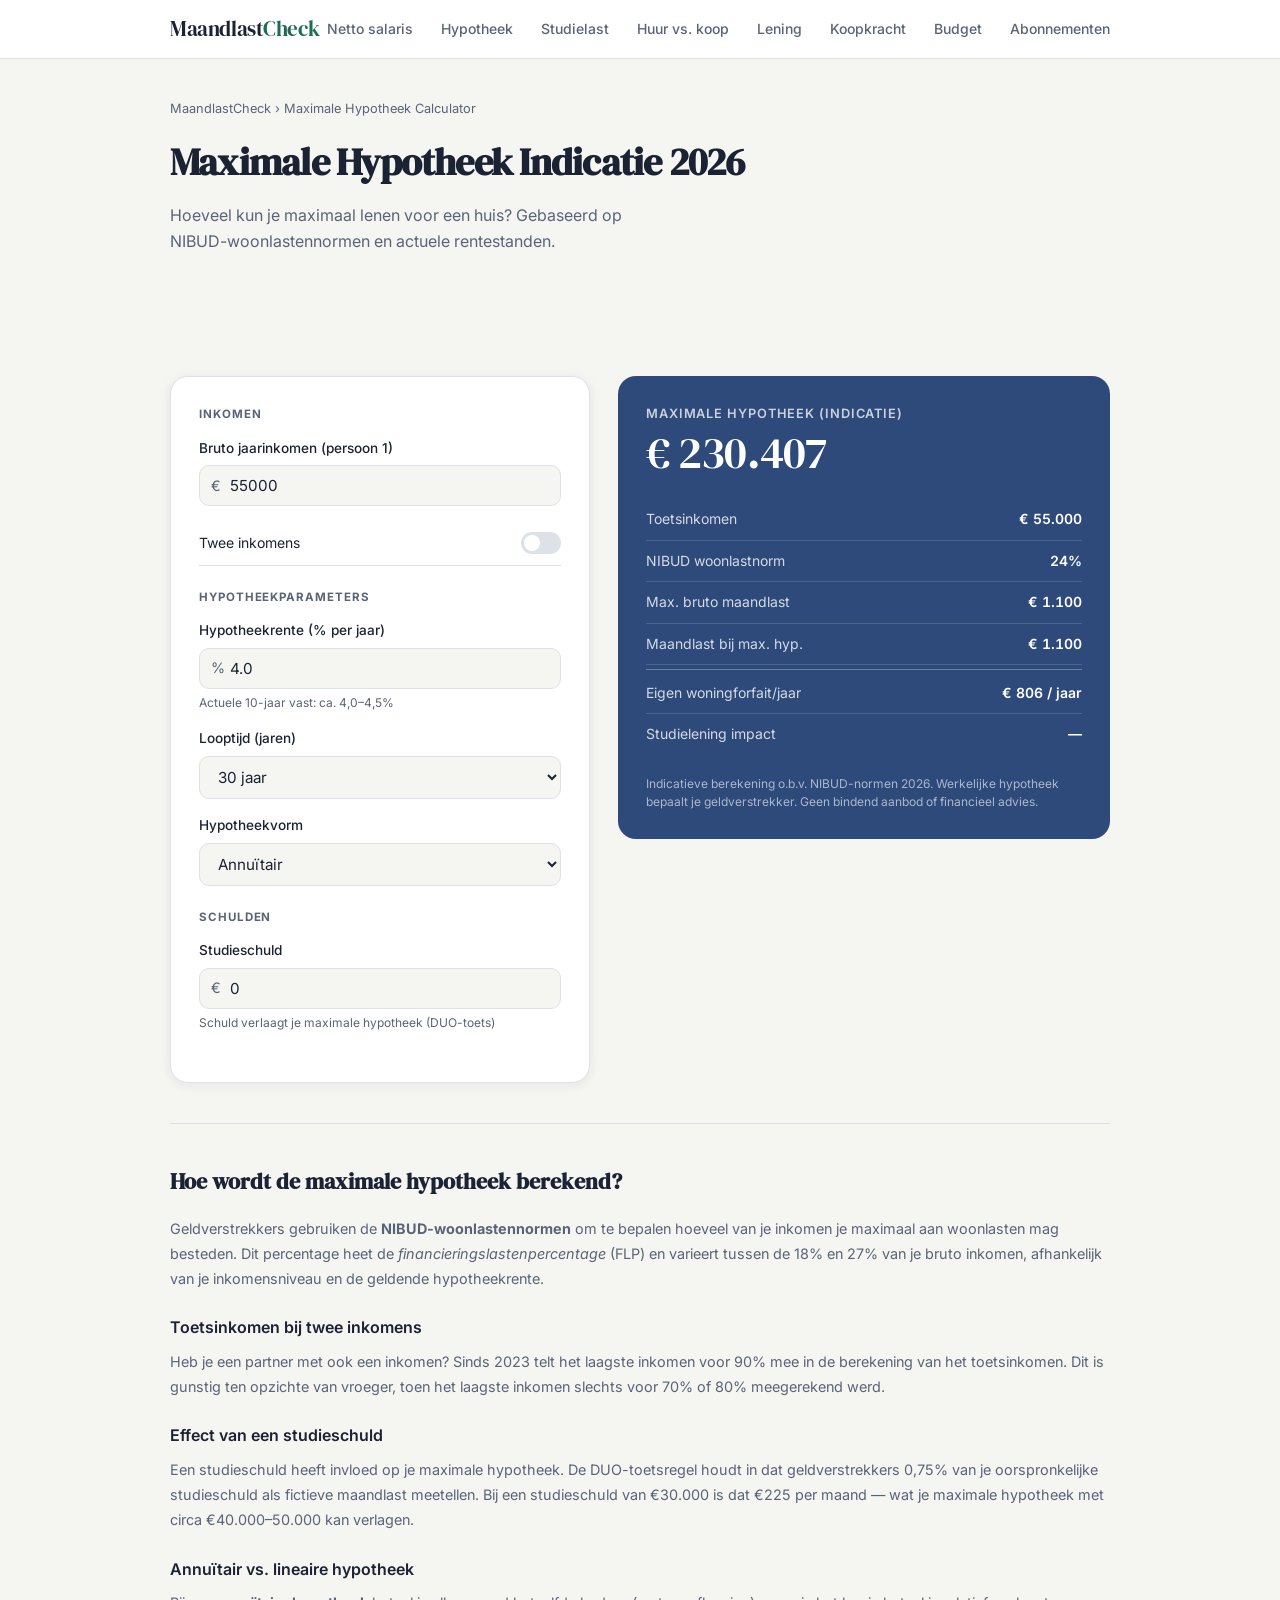
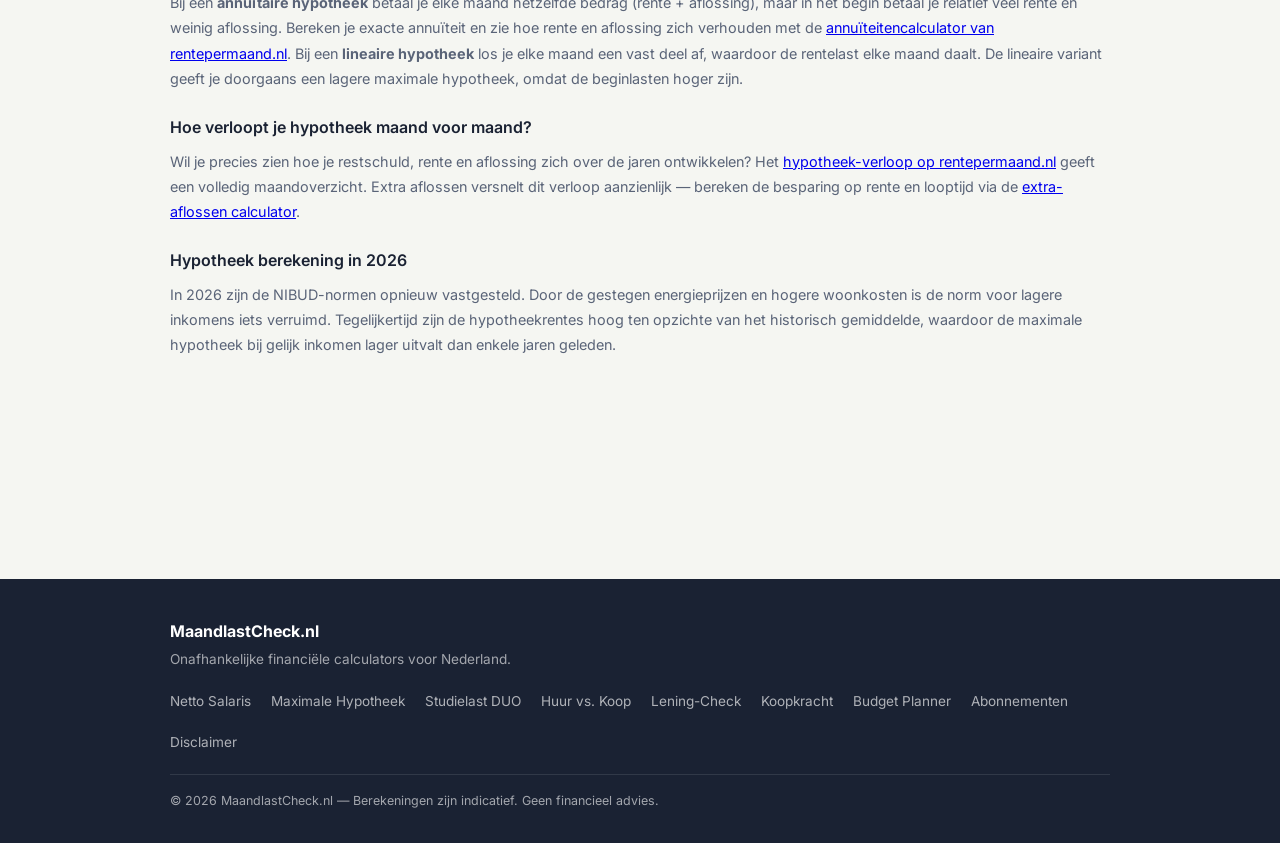
<file: tools/maximale-hypotheek-calculator.html>
<!DOCTYPE html>
<html lang="nl">
<head>
  <meta charset="UTF-8">
  <meta name="viewport" content="width=device-width, initial-scale=1.0">
  <title>Maximale Hypotheek Berekenen 2026 — NIBUD-normen | MaandlastCheck</title>
  <meta name="description" content="Bereken hoeveel hypotheek je maximaal kunt krijgen op basis van je inkomen. Gebaseerd op NIBUD-normen 2026. Twee inkomens mogelijk. Gratis en vrijblijvend.">
  <meta name="robots" content="index, follow">
  <link rel="canonical" href="https://maandlastcheck.nl/tools/maximale-hypotheek-calculator.html">
  <link rel="preconnect" href="https://fonts.googleapis.com">
  <link rel="preconnect" href="https://fonts.gstatic.com" crossorigin>
  <link href="https://fonts.googleapis.com/css2?family=Inter:wght@400;500;600&family=DM+Serif+Display&display=swap" rel="stylesheet">
  <link rel="stylesheet" href="../css/style.css">

  <!-- Google tag (gtag.js) -->
  <script async src="https://www.googletagmanager.com/gtag/js?id=G-0BPFBM6MPD"></script>
  <script>
    window.dataLayer = window.dataLayer || [];
    function gtag(){dataLayer.push(arguments);}
    gtag('js', new Date());
    gtag('config', 'G-0BPFBM6MPD');
  </script>

  <script type="application/ld+json">
  {
    "@context": "https://schema.org",
    "@type": "WebPage",
    "name": "Maximale Hypotheek Calculator 2026",
    "description": "Bereken je maximale hypotheek op basis van inkomen en NIBUD-normen 2026.",
    "url": "https://maandlastcheck.nl/tools/maximale-hypotheek-calculator.html",
    "isPartOf": { "@type": "WebSite", "name": "MaandlastCheck", "url": "https://maandlastcheck.nl" }
  }
  </script>
</head>
<body>

  <header class="site-header">
    <div class="container">
      <a href="/" class="logo">Maandlast<span>Check</span></a>
      <nav>
        <a href="/tools/netto-salaris-calculator.html">Netto salaris</a>
        <a href="/tools/maximale-hypotheek-calculator.html">Hypotheek</a>
        <a href="/tools/studielast-calculator.html">Studielast</a>
        <a href="/tools/huur-vs-koop-calculator.html">Huur vs. koop</a>
        <a href="/tools/lening-check.html">Lening</a>
        <a href="/tools/koopkracht-calculator.html">Koopkracht</a>
        <a href="/tools/budget-planner.html">Budget</a>
        <a href="/tools/abonnementen-check.html">Abonnementen</a>
      </nav>
    </div>
  </header>

  <main class="tool-page">
    <div class="container">

      <div class="tool-page__header">
        <div class="tool-page__breadcrumb">
          <a href="/">MaandlastCheck</a> › Maximale Hypotheek Calculator
        </div>
        <h1 class="tool-page__title">Maximale Hypotheek Indicatie 2026</h1>
        <p class="tool-page__subtitle">Hoeveel kun je maximaal lenen voor een huis? Gebaseerd op NIBUD-woonlastennormen en actuele rentestanden.</p>
      </div>

      <!-- Ad slot -->
      <div class="ad-slot" style="padding: 0 0 24px 0; justify-content: flex-start;"><!-- ADVERTENTIE --></div>

      <div class="tool-layout">

        <!-- INPUT CARD -->
        <div class="calc-card">

          <div class="calc-card__section">
            <div class="calc-card__section-label">Inkomen</div>

            <div class="form-group">
              <label for="inkomen1">Bruto jaarinkomen (persoon 1)</label>
              <div class="input-wrap has-prefix">
                <span class="input-prefix">€</span>
                <input type="number" id="inkomen1" value="55000" min="0" max="500000" step="500">
              </div>
            </div>

            <div class="toggle-row">
              <label for="twee-inkomens">Twee inkomens</label>
              <label class="toggle">
                <input type="checkbox" id="twee-inkomens">
                <span class="toggle-track"></span>
              </label>
            </div>

            <div class="form-group" id="inkomen2-group" style="display:none; margin-top: 14px;">
              <label for="inkomen2">Bruto jaarinkomen (persoon 2)</label>
              <div class="input-wrap has-prefix">
                <span class="input-prefix">€</span>
                <input type="number" id="inkomen2" value="35000" min="0" max="500000" step="500">
              </div>
              <div class="hint">Het laagste inkomen telt voor 90% mee (NIBUD 2026).</div>
            </div>
          </div>

          <div class="calc-card__section">
            <div class="calc-card__section-label">Hypotheekparameters</div>

            <div class="form-group">
              <label for="rente">Hypotheekrente (% per jaar)</label>
              <div class="input-wrap has-prefix">
                <span class="input-prefix">%</span>
                <input type="number" id="rente" value="4.0" min="1" max="12" step="0.1" style="padding-left: 30px;">
              </div>
              <div class="hint">Actuele 10-jaar vast: ca. 4,0–4,5%</div>
            </div>

            <div class="form-group">
              <label for="looptijd">Looptijd (jaren)</label>
              <select id="looptijd">
                <option value="30" selected>30 jaar</option>
                <option value="25">25 jaar</option>
                <option value="20">20 jaar</option>
                <option value="15">15 jaar</option>
              </select>
            </div>

            <div class="form-group">
              <label for="hypotheekvorm">Hypotheekvorm</label>
              <select id="hypotheekvorm">
                <option value="annuitair" selected>Annuïtair</option>
                <option value="lineair">Lineair</option>
              </select>
            </div>
          </div>

          <div class="calc-card__section">
            <div class="calc-card__section-label">Schulden</div>
            <div class="form-group">
              <label for="studielening">Studieschuld</label>
              <div class="input-wrap has-prefix">
                <span class="input-prefix">€</span>
                <input type="number" id="studielening" value="0" min="0" max="200000" step="500">
              </div>
              <div class="hint">Schuld verlaagt je maximale hypotheek (DUO-toets)</div>
            </div>
          </div>

        </div>

        <!-- RESULTS -->
        <div>
          <div class="results-card navy" id="hyp-results">
            <div class="results-main-label">Maximale hypotheek (indicatie)</div>
            <div class="results-main-value" id="res-max-hyp">—</div>

            <div class="results-breakdown">
              <div class="result-line">
                <span class="result-line__label">Toetsinkomen</span>
                <span class="result-line__value" id="res-toetsinkomen">—</span>
              </div>
              <div class="result-line">
                <span class="result-line__label">NIBUD woonlastnorm</span>
                <span class="result-line__value" id="res-nibud-norm">—</span>
              </div>
              <div class="result-line">
                <span class="result-line__label">Max. bruto maandlast</span>
                <span class="result-line__value" id="res-max-maandlast">—</span>
              </div>
              <div class="result-line">
                <span class="result-line__label">Maandlast bij max. hyp.</span>
                <span class="result-line__value" id="res-maandlast">—</span>
              </div>
              <div class="result-line result-line--subtotal">
                <span class="result-line__label">Eigen woningforfait/jaar</span>
                <span class="result-line__value" id="res-ewf">—</span>
              </div>
              <div class="result-line">
                <span class="result-line__label">Studielening impact</span>
                <span class="result-line__value" id="res-studie-impact">—</span>
              </div>
            </div>

            <p class="results-disclaimer">Indicatieve berekening o.b.v. NIBUD-normen 2026. Werkelijke hypotheek bepaalt je geldverstrekker. Geen bindend aanbod of financieel advies.</p>
          </div>
        </div>

      </div>

      <!-- SEO content -->
      <div class="tool-info">
        <h2>Hoe wordt de maximale hypotheek berekend?</h2>
        <p>Geldverstrekkers gebruiken de <strong>NIBUD-woonlastennormen</strong> om te bepalen hoeveel van je inkomen je maximaal aan woonlasten mag besteden. Dit percentage heet de <em>financieringslastenpercentage</em> (FLP) en varieert tussen de 18% en 27% van je bruto inkomen, afhankelijk van je inkomensniveau en de geldende hypotheekrente.</p>

        <h3>Toetsinkomen bij twee inkomens</h3>
        <p>Heb je een partner met ook een inkomen? Sinds 2023 telt het laagste inkomen voor 90% mee in de berekening van het toetsinkomen. Dit is gunstig ten opzichte van vroeger, toen het laagste inkomen slechts voor 70% of 80% meegerekend werd.</p>

        <h3>Effect van een studieschuld</h3>
        <p>Een studieschuld heeft invloed op je maximale hypotheek. De DUO-toetsregel houdt in dat geldverstrekkers 0,75% van je oorspronkelijke studieschuld als fictieve maandlast meetellen. Bij een studieschuld van €30.000 is dat €225 per maand — wat je maximale hypotheek met circa €40.000–50.000 kan verlagen.</p>

        <h3>Annuïtair vs. lineaire hypotheek</h3>
        <p>Bij een <strong>annuïtaire hypotheek</strong> betaal je elke maand hetzelfde bedrag (rente + aflossing), maar in het begin betaal je relatief veel rente en weinig aflossing. Bereken je exacte annuïteit en zie hoe rente en aflossing zich verhouden met de <a href="https://rentepermaand.nl/annuiteitencalculator" target="_blank" rel="noopener">annuïteitencalculator van rentepermaand.nl</a>. Bij een <strong>lineaire hypotheek</strong> los je elke maand een vast deel af, waardoor de rentelast elke maand daalt. De lineaire variant geeft je doorgaans een lagere maximale hypotheek, omdat de beginlasten hoger zijn.</p>

        <h3>Hoe verloopt je hypotheek maand voor maand?</h3>
        <p>Wil je precies zien hoe je restschuld, rente en aflossing zich over de jaren ontwikkelen? Het <a href="https://rentepermaand.nl/hypotheek-verloop" target="_blank" rel="noopener">hypotheek-verloop op rentepermaand.nl</a> geeft een volledig maandoverzicht. Extra aflossen versnelt dit verloop aanzienlijk — bereken de besparing op rente en looptijd via de <a href="https://rentepermaand.nl/extra-aflossen" target="_blank" rel="noopener">extra-aflossen calculator</a>.</p>

        <h3>Hypotheek berekening in 2026</h3>
        <p>In 2026 zijn de NIBUD-normen opnieuw vastgesteld. Door de gestegen energieprijzen en hogere woonkosten is de norm voor lagere inkomens iets verruimd. Tegelijkertijd zijn de hypotheekrentes hoog ten opzichte van het historisch gemiddelde, waardoor de maximale hypotheek bij gelijk inkomen lager uitvalt dan enkele jaren geleden.</p>
      </div>

      <!-- Ad slot bottom -->
      <div class="ad-slot" style="padding: 24px 0 0 0; justify-content: flex-start;"><!-- ADVERTENTIE --></div>

    </div>
  </main>

  <footer class="site-footer">
    <div class="container">
      <div class="footer-left">
        <strong>MaandlastCheck.nl</strong>
        <p>Onafhankelijke financiële calculators voor Nederland.</p>
      </div>
      <nav class="footer-nav">
        <a href="/tools/netto-salaris-calculator.html">Netto Salaris</a>
        <a href="/tools/maximale-hypotheek-calculator.html">Maximale Hypotheek</a>
        <a href="/tools/studielast-calculator.html">Studielast DUO</a>
        <a href="/tools/huur-vs-koop-calculator.html">Huur vs. Koop</a>
        <a href="/tools/lening-check.html">Lening-Check</a>
        <a href="/tools/koopkracht-calculator.html">Koopkracht</a>
        <a href="/tools/budget-planner.html">Budget Planner</a>
        <a href="/tools/abonnementen-check.html">Abonnementen</a>
        <a href="/disclaimer.html">Disclaimer</a>
      </nav>
      <p class="footer-legal">© 2026 MaandlastCheck.nl — Berekeningen zijn indicatief. Geen financieel advies.</p>
    </div>
  </footer>

  <script src="../js/hypotheek.js"></script>
</body>
</html>
</file>
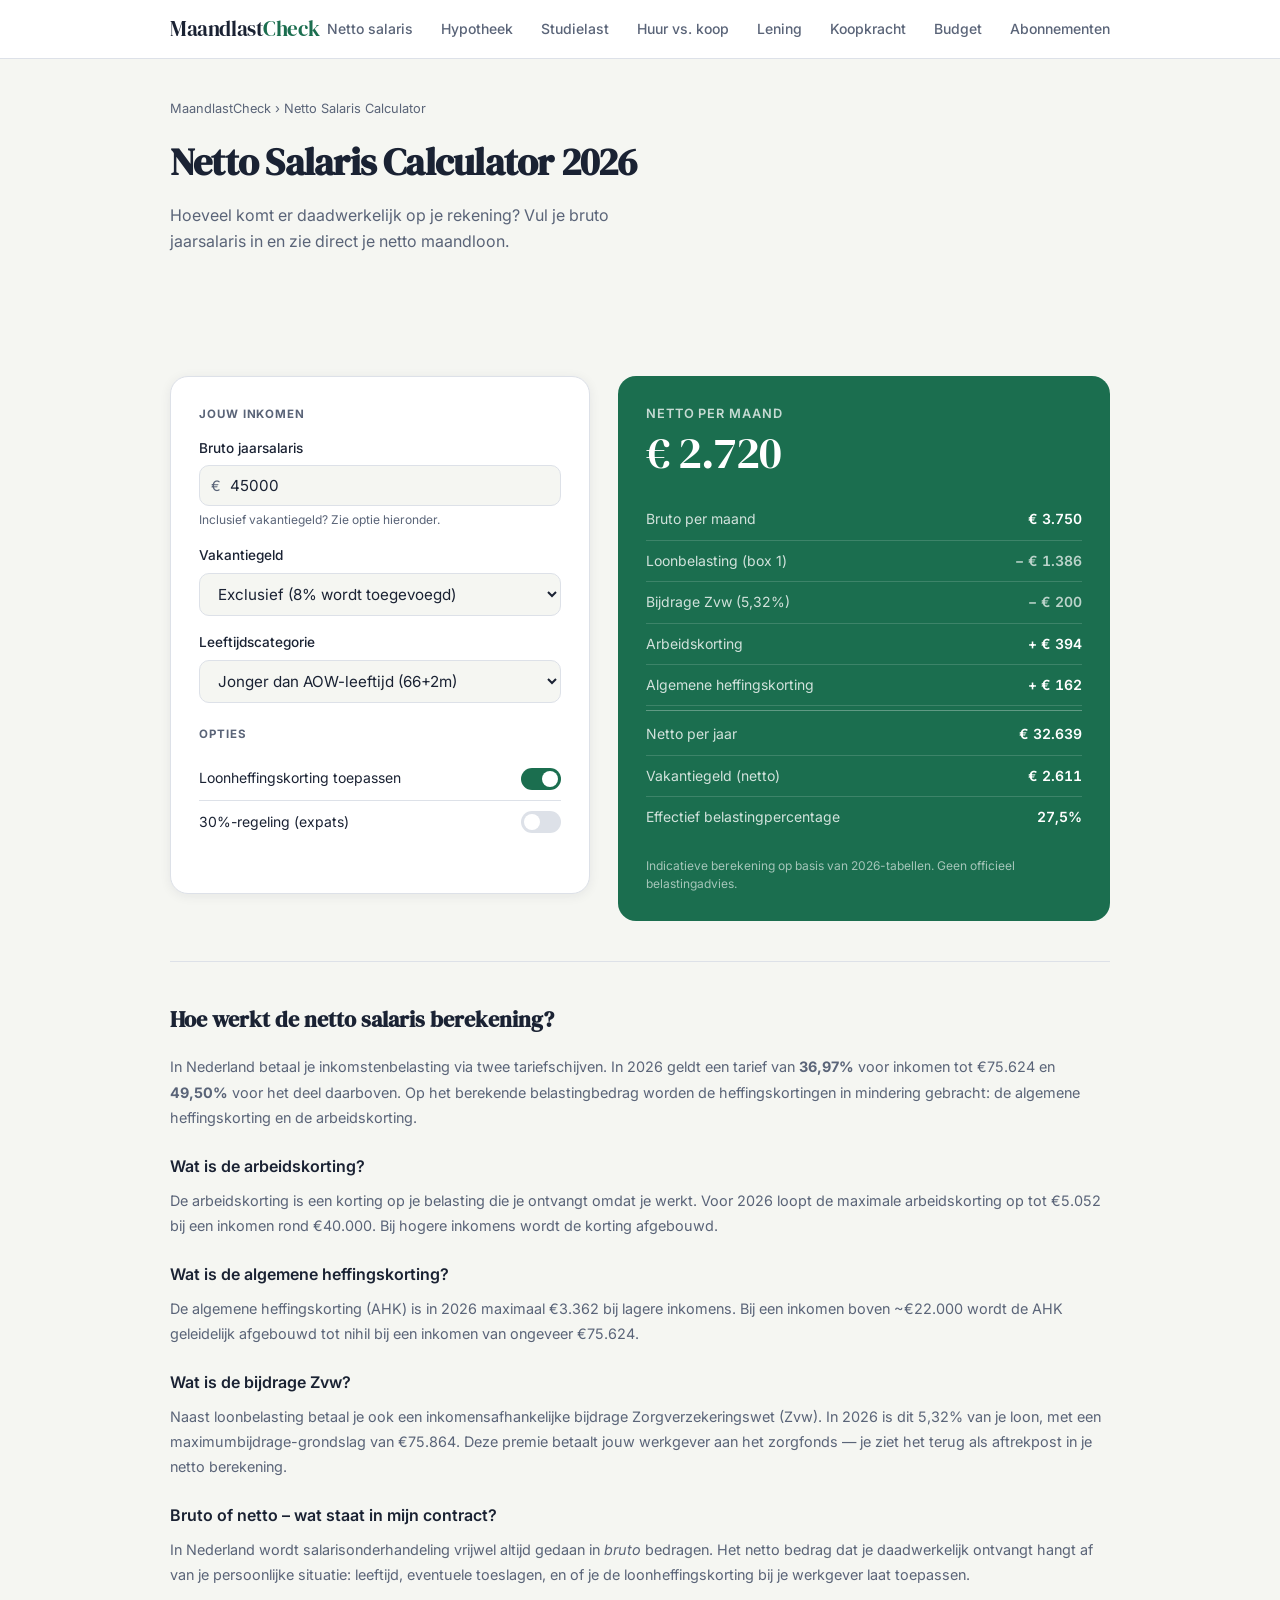
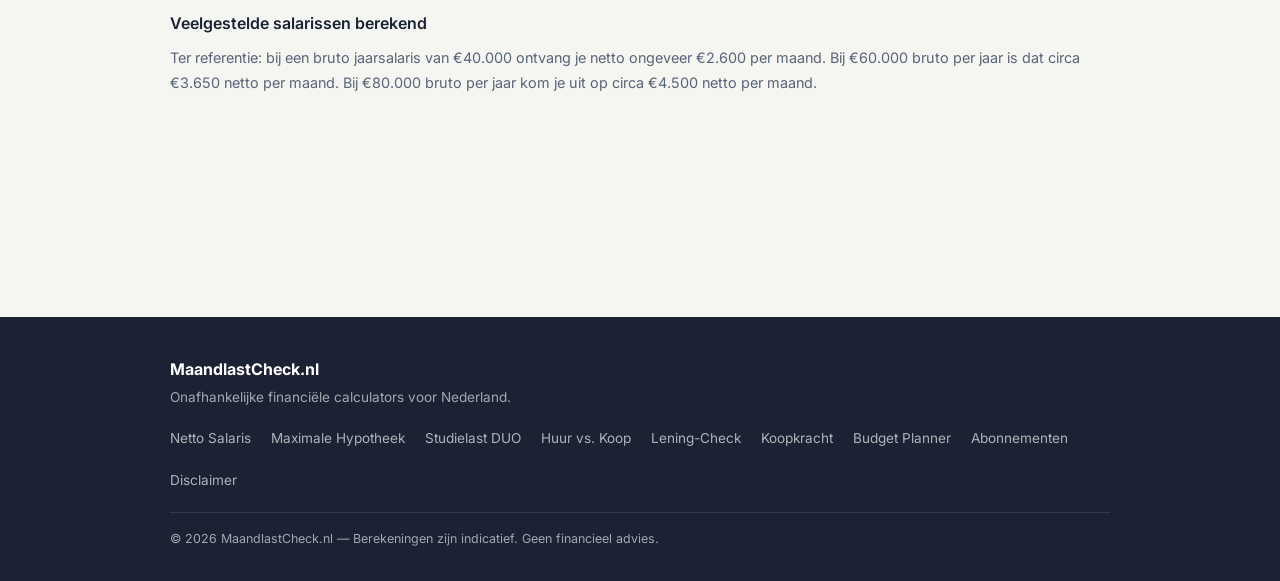
<file: tools/netto-salaris-calculator.html>
<!DOCTYPE html>
<html lang="nl">
<head>
  <meta charset="UTF-8">
  <meta name="viewport" content="width=device-width, initial-scale=1.0">
  <title>Netto Salaris Calculator 2026 — Bruto naar netto berekenen | MaandlastCheck</title>
  <meta name="description" content="Bereken direct je netto maandloon op basis van je bruto jaarsalaris. Bijgewerkt voor 2026 met actuele belastingtabellen, arbeidskorting en heffingskorting. Gratis en zonder registratie.">
  <meta name="robots" content="index, follow">
  <link rel="canonical" href="https://maandlastcheck.nl/tools/netto-salaris-calculator.html">
  <link rel="preconnect" href="https://fonts.googleapis.com">
  <link rel="preconnect" href="https://fonts.gstatic.com" crossorigin>
  <link href="https://fonts.googleapis.com/css2?family=Inter:wght@400;500;600&family=DM+Serif+Display&display=swap" rel="stylesheet">
  <link rel="stylesheet" href="../css/style.css">

  <!-- Google tag (gtag.js) -->
  <script async src="https://www.googletagmanager.com/gtag/js?id=G-0BPFBM6MPD"></script>
  <script>
    window.dataLayer = window.dataLayer || [];
    function gtag(){dataLayer.push(arguments);}
    gtag('js', new Date());
    gtag('config', 'G-0BPFBM6MPD');
  </script>

  <script type="application/ld+json">
  {
    "@context": "https://schema.org",
    "@type": "WebPage",
    "name": "Netto Salaris Calculator 2026",
    "description": "Bereken je netto maandloon op basis van je bruto jaarsalaris. Inclusief belastingen, heffingskortingen en sociale premies.",
    "url": "https://maandlastcheck.nl/tools/netto-salaris-calculator.html",
    "isPartOf": { "@type": "WebSite", "name": "MaandlastCheck", "url": "https://maandlastcheck.nl" }
  }
  </script>
</head>
<body>

  <header class="site-header">
    <div class="container">
      <a href="/" class="logo">Maandlast<span>Check</span></a>
      <nav>
        <a href="/tools/netto-salaris-calculator.html">Netto salaris</a>
        <a href="/tools/maximale-hypotheek-calculator.html">Hypotheek</a>
        <a href="/tools/studielast-calculator.html">Studielast</a>
        <a href="/tools/huur-vs-koop-calculator.html">Huur vs. koop</a>
        <a href="/tools/lening-check.html">Lening</a>
        <a href="/tools/koopkracht-calculator.html">Koopkracht</a>
        <a href="/tools/budget-planner.html">Budget</a>
        <a href="/tools/abonnementen-check.html">Abonnementen</a>
      </nav>
    </div>
  </header>

  <main class="tool-page">
    <div class="container">

      <div class="tool-page__header">
        <div class="tool-page__breadcrumb">
          <a href="/">MaandlastCheck</a> › Netto Salaris Calculator
        </div>
        <h1 class="tool-page__title">Netto Salaris Calculator 2026</h1>
        <p class="tool-page__subtitle">Hoeveel komt er daadwerkelijk op je rekening? Vul je bruto jaarsalaris in en zie direct je netto maandloon.</p>
      </div>

      <!-- Ad slot top -->
      <div class="ad-slot" style="padding: 0 0 24px 0; justify-content: flex-start;">
        <!-- ADVERTENTIE -->
      </div>

      <div class="tool-layout">

        <!-- INPUT CARD -->
        <div class="calc-card">

          <div class="calc-card__section">
            <div class="calc-card__section-label">Jouw inkomen</div>

            <div class="form-group">
              <label for="bruto-jaar">Bruto jaarsalaris</label>
              <div class="input-wrap has-prefix">
                <span class="input-prefix">€</span>
                <input type="number" id="bruto-jaar" value="45000" min="0" max="500000" step="500">
              </div>
              <div class="hint">Inclusief vakantiegeld? Zie optie hieronder.</div>
            </div>

            <div class="form-group">
              <label for="vakantiegeld">Vakantiegeld</label>
              <select id="vakantiegeld">
                <option value="included">Inbegrepen in jaarsalaris</option>
                <option value="excluded" selected>Exclusief (8% wordt toegevoegd)</option>
              </select>
            </div>

            <div class="form-group">
              <label for="leeftijd">Leeftijdscategorie</label>
              <select id="leeftijd">
                <option value="jong" selected>Jonger dan AOW-leeftijd (66+2m)</option>
                <option value="aow">AOW-leeftijd of ouder</option>
              </select>
            </div>
          </div>

          <div class="calc-card__section">
            <div class="calc-card__section-label">Opties</div>

            <div class="toggle-row">
              <label for="lhk">Loonheffingskorting toepassen</label>
              <label class="toggle">
                <input type="checkbox" id="lhk" checked>
                <span class="toggle-track"></span>
              </label>
            </div>

            <div class="toggle-row">
              <label for="dertig">30%-regeling (expats)</label>
              <label class="toggle">
                <input type="checkbox" id="dertig">
                <span class="toggle-track"></span>
              </label>
            </div>
          </div>

        </div>

        <!-- RESULTS -->
        <div>
          <div class="results-card" id="results-panel">
            <div class="results-main-label">Netto per maand</div>
            <div class="results-main-value" id="res-netto-maand">—</div>

            <div class="results-breakdown">
              <div class="result-line">
                <span class="result-line__label">Bruto per maand</span>
                <span class="result-line__value" id="res-bruto-maand">—</span>
              </div>
              <div class="result-line result-line--negative">
                <span class="result-line__label">Loonbelasting (box 1)</span>
                <span class="result-line__value" id="res-belasting">—</span>
              </div>
              <div class="result-line result-line--negative">
                <span class="result-line__label">Bijdrage Zvw (5,32%)</span>
                <span class="result-line__value" id="res-zvw">—</span>
              </div>
              <div class="result-line">
                <span class="result-line__label">Arbeidskorting</span>
                <span class="result-line__value" id="res-arbeidskorting">—</span>
              </div>
              <div class="result-line">
                <span class="result-line__label">Algemene heffingskorting</span>
                <span class="result-line__value" id="res-ahk">—</span>
              </div>
              <div class="result-line result-line--subtotal">
                <span class="result-line__label">Netto per jaar</span>
                <span class="result-line__value" id="res-netto-jaar">—</span>
              </div>
              <div class="result-line">
                <span class="result-line__label">Vakantiegeld (netto)</span>
                <span class="result-line__value" id="res-vakantiegeld">—</span>
              </div>
              <div class="result-line">
                <span class="result-line__label">Effectief belastingpercentage</span>
                <span class="result-line__value" id="res-effectief">—</span>
              </div>
            </div>

            <p class="results-disclaimer">Indicatieve berekening op basis van 2026-tabellen. Geen officieel belastingadvies.</p>
          </div>
        </div>

      </div><!-- /tool-layout -->

      <!-- SEO content -->
      <div class="tool-info">
        <h2>Hoe werkt de netto salaris berekening?</h2>
        <p>In Nederland betaal je inkomstenbelasting via twee tariefschijven. In 2026 geldt een tarief van <strong>36,97%</strong> voor inkomen tot €75.624 en <strong>49,50%</strong> voor het deel daarboven. Op het berekende belastingbedrag worden de heffingskortingen in mindering gebracht: de algemene heffingskorting en de arbeidskorting.</p>

        <h3>Wat is de arbeidskorting?</h3>
        <p>De arbeidskorting is een korting op je belasting die je ontvangt omdat je werkt. Voor 2026 loopt de maximale arbeidskorting op tot €5.052 bij een inkomen rond €40.000. Bij hogere inkomens wordt de korting afgebouwd.</p>

        <h3>Wat is de algemene heffingskorting?</h3>
        <p>De algemene heffingskorting (AHK) is in 2026 maximaal €3.362 bij lagere inkomens. Bij een inkomen boven ~€22.000 wordt de AHK geleidelijk afgebouwd tot nihil bij een inkomen van ongeveer €75.624.</p>

        <h3>Wat is de bijdrage Zvw?</h3>
        <p>Naast loonbelasting betaal je ook een inkomensafhankelijke bijdrage Zorgverzekeringswet (Zvw). In 2026 is dit 5,32% van je loon, met een maximumbijdrage-grondslag van €75.864. Deze premie betaalt jouw werkgever aan het zorgfonds — je ziet het terug als aftrekpost in je netto berekening.</p>

        <h3>Bruto of netto – wat staat in mijn contract?</h3>
        <p>In Nederland wordt salarisonderhandeling vrijwel altijd gedaan in <em>bruto</em> bedragen. Het netto bedrag dat je daadwerkelijk ontvangt hangt af van je persoonlijke situatie: leeftijd, eventuele toeslagen, en of je de loonheffingskorting bij je werkgever laat toepassen.</p>

        <h3>Veelgestelde salarissen berekend</h3>
        <p>Ter referentie: bij een bruto jaarsalaris van €40.000 ontvang je netto ongeveer €2.600 per maand. Bij €60.000 bruto per jaar is dat circa €3.650 netto per maand. Bij €80.000 bruto per jaar kom je uit op circa €4.500 netto per maand.</p>
      </div>

      <!-- Ad slot bottom -->
      <div class="ad-slot" style="padding: 24px 0 0 0; justify-content: flex-start;">
        <!-- ADVERTENTIE -->
      </div>

    </div>
  </main>

  <footer class="site-footer">
    <div class="container">
      <div class="footer-left">
        <strong>MaandlastCheck.nl</strong>
        <p>Onafhankelijke financiële calculators voor Nederland.</p>
      </div>
      <nav class="footer-nav">
        <a href="/tools/netto-salaris-calculator.html">Netto Salaris</a>
        <a href="/tools/maximale-hypotheek-calculator.html">Maximale Hypotheek</a>
        <a href="/tools/studielast-calculator.html">Studielast DUO</a>
        <a href="/tools/huur-vs-koop-calculator.html">Huur vs. Koop</a>
        <a href="/tools/lening-check.html">Lening-Check</a>
        <a href="/tools/koopkracht-calculator.html">Koopkracht</a>
        <a href="/tools/budget-planner.html">Budget Planner</a>
        <a href="/tools/abonnementen-check.html">Abonnementen</a>
        <a href="/disclaimer.html">Disclaimer</a>
      </nav>
      <p class="footer-legal">© 2026 MaandlastCheck.nl — Berekeningen zijn indicatief. Geen financieel advies.</p>
    </div>
  </footer>

  <script src="../js/netto-salaris.js"></script>
</body>
</html>
</file>
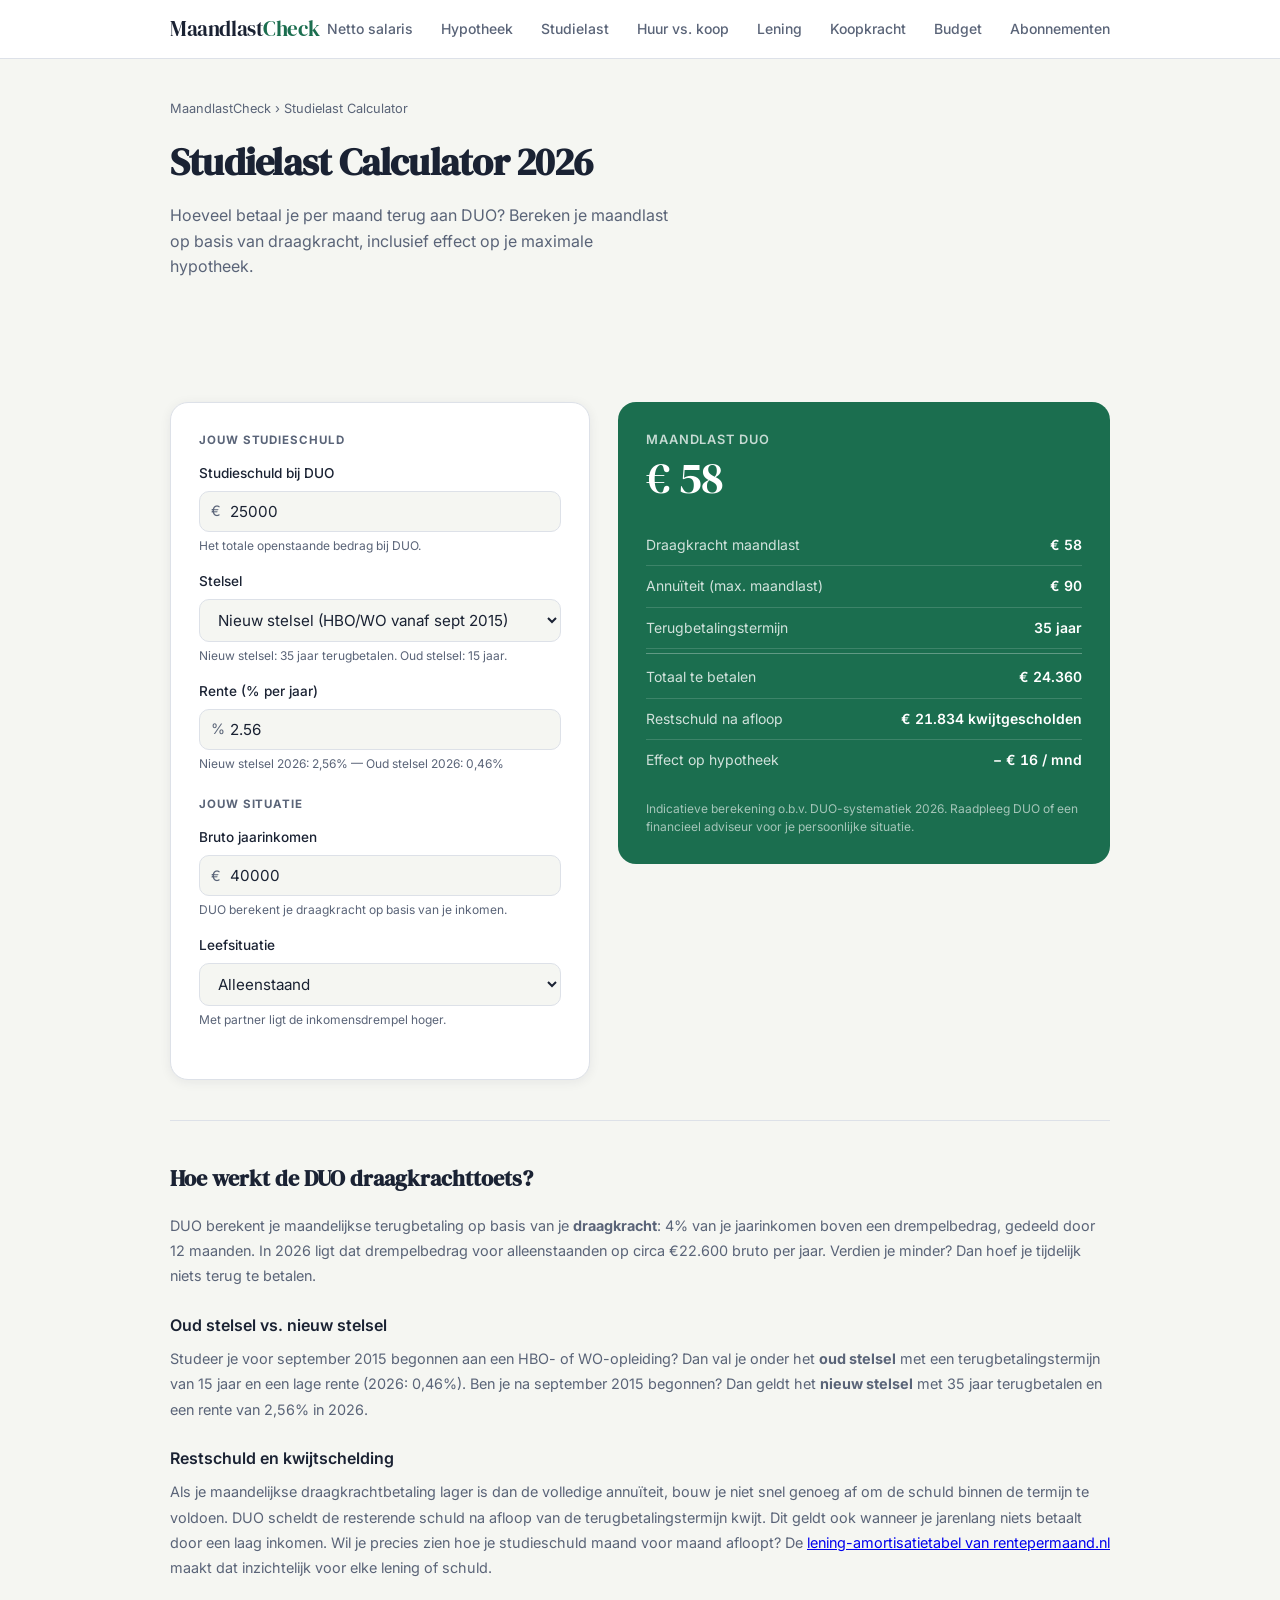
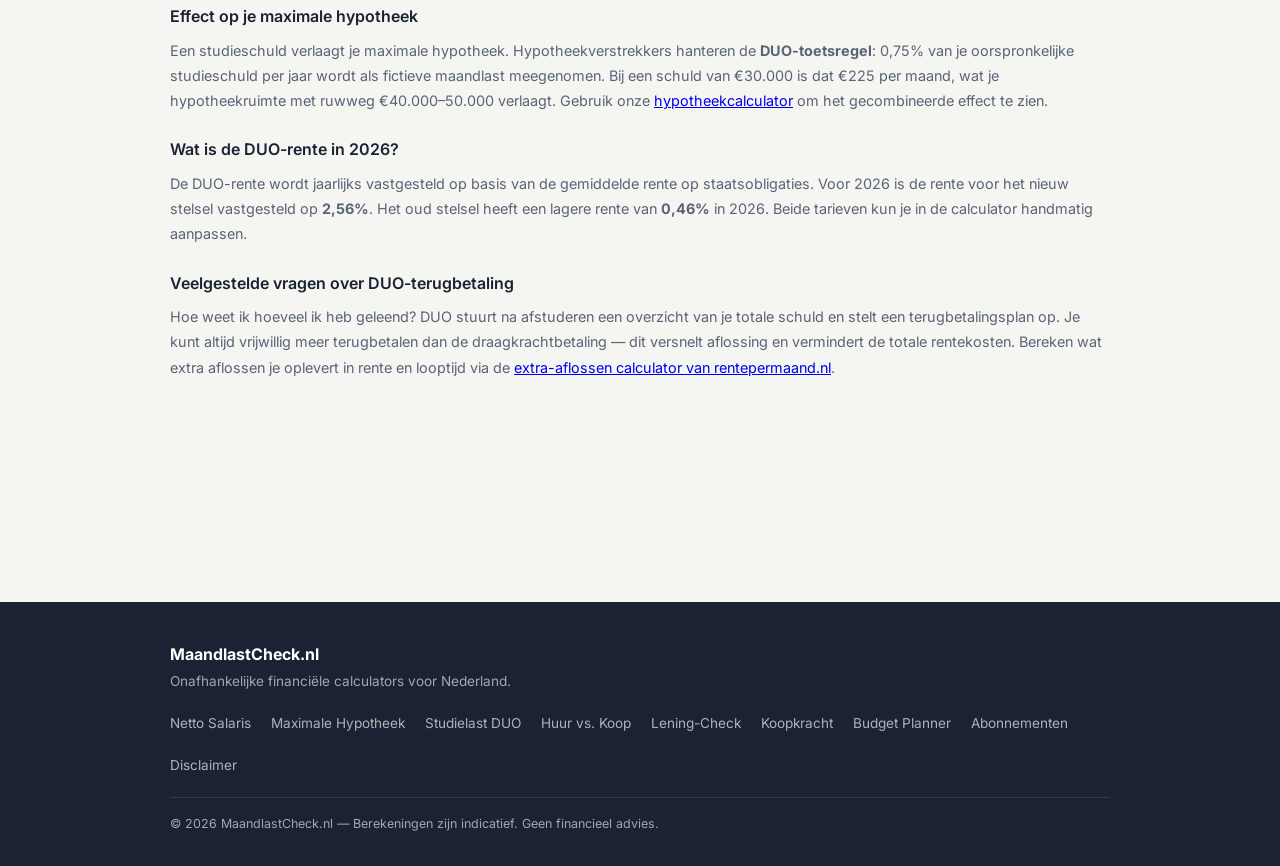
<file: tools/studielast-calculator.html>
<!DOCTYPE html>
<html lang="nl">
<head>
  <meta charset="UTF-8">
  <meta name="viewport" content="width=device-width, initial-scale=1.0">
  <title>Studielast Calculator 2026 — DUO terugbetaling berekenen | MaandlastCheck</title>
  <meta name="description" content="Bereken je maandelijkse DUO-terugbetaling op basis van je inkomen en studieschuld. Draagkrachttoets, restschuld en effect op hypotheek. Gratis en zonder registratie.">
  <meta name="robots" content="index, follow">
  <link rel="canonical" href="https://maandlastcheck.nl/tools/studielast-calculator.html">
  <link rel="preconnect" href="https://fonts.googleapis.com">
  <link rel="preconnect" href="https://fonts.gstatic.com" crossorigin>
  <link href="https://fonts.googleapis.com/css2?family=Inter:wght@400;500;600&family=DM+Serif+Display&display=swap" rel="stylesheet">
  <link rel="stylesheet" href="../css/style.css">

  <!-- Google tag (gtag.js) -->
  <script async src="https://www.googletagmanager.com/gtag/js?id=G-0BPFBM6MPD"></script>
  <script>
    window.dataLayer = window.dataLayer || [];
    function gtag(){dataLayer.push(arguments);}
    gtag('js', new Date());
    gtag('config', 'G-0BPFBM6MPD');
  </script>

  <script type="application/ld+json">
  {
    "@context": "https://schema.org",
    "@type": "WebPage",
    "name": "Studielast Calculator 2026 — DUO terugbetaling",
    "description": "Bereken je maandelijkse DUO-terugbetaling op basis van draagkracht, studieschuld en inkomen.",
    "url": "https://maandlastcheck.nl/tools/studielast-calculator.html",
    "isPartOf": { "@type": "WebSite", "name": "MaandlastCheck", "url": "https://maandlastcheck.nl" }
  }
  </script>
</head>
<body>

  <header class="site-header">
    <div class="container">
      <a href="/" class="logo">Maandlast<span>Check</span></a>
      <nav>
        <a href="/tools/netto-salaris-calculator.html">Netto salaris</a>
        <a href="/tools/maximale-hypotheek-calculator.html">Hypotheek</a>
        <a href="/tools/studielast-calculator.html">Studielast</a>
        <a href="/tools/huur-vs-koop-calculator.html">Huur vs. koop</a>
        <a href="/tools/lening-check.html">Lening</a>
        <a href="/tools/koopkracht-calculator.html">Koopkracht</a>
        <a href="/tools/budget-planner.html">Budget</a>
        <a href="/tools/abonnementen-check.html">Abonnementen</a>
      </nav>
    </div>
  </header>

  <main class="tool-page">
    <div class="container">

      <div class="tool-page__header">
        <div class="tool-page__breadcrumb">
          <a href="/">MaandlastCheck</a> › Studielast Calculator
        </div>
        <h1 class="tool-page__title">Studielast Calculator 2026</h1>
        <p class="tool-page__subtitle">Hoeveel betaal je per maand terug aan DUO? Bereken je maandlast op basis van draagkracht, inclusief effect op je maximale hypotheek.</p>
      </div>

      <!-- Ad slot top -->
      <div class="ad-slot" style="padding: 0 0 24px 0; justify-content: flex-start;">
        <!-- ADVERTENTIE -->
      </div>

      <div class="tool-layout">

        <!-- INPUT CARD -->
        <div class="calc-card">

          <div class="calc-card__section">
            <div class="calc-card__section-label">Jouw studieschuld</div>

            <div class="form-group">
              <label for="schuld">Studieschuld bij DUO</label>
              <div class="input-wrap has-prefix">
                <span class="input-prefix">€</span>
                <input type="number" id="schuld" value="25000" min="0" max="150000" step="500">
              </div>
              <div class="hint">Het totale openstaande bedrag bij DUO.</div>
            </div>

            <div class="form-group">
              <label for="stelsel">Stelsel</label>
              <select id="stelsel">
                <option value="nieuw" selected>Nieuw stelsel (HBO/WO vanaf sept 2015)</option>
                <option value="oud">Oud stelsel (vóór sept 2015)</option>
              </select>
              <div class="hint">Nieuw stelsel: 35 jaar terugbetalen. Oud stelsel: 15 jaar.</div>
            </div>

            <div class="form-group">
              <label for="rente">Rente (% per jaar)</label>
              <div class="input-wrap has-prefix">
                <span class="input-prefix">%</span>
                <input type="number" id="rente" value="2.56" min="0" max="10" step="0.01" style="padding-left: 30px;">
              </div>
              <div class="hint">Nieuw stelsel 2026: 2,56% — Oud stelsel 2026: 0,46%</div>
            </div>
          </div>

          <div class="calc-card__section">
            <div class="calc-card__section-label">Jouw situatie</div>

            <div class="form-group">
              <label for="inkomen">Bruto jaarinkomen</label>
              <div class="input-wrap has-prefix">
                <span class="input-prefix">€</span>
                <input type="number" id="inkomen" value="40000" min="0" max="500000" step="500">
              </div>
              <div class="hint">DUO berekent je draagkracht op basis van je inkomen.</div>
            </div>

            <div class="form-group">
              <label for="partner">Leefsituatie</label>
              <select id="partner">
                <option value="single" selected>Alleenstaand</option>
                <option value="partner">Met toeslagpartner</option>
              </select>
              <div class="hint">Met partner ligt de inkomensdrempel hoger.</div>
            </div>
          </div>

        </div>

        <!-- RESULTS -->
        <div>
          <div class="results-card" id="results-panel">
            <div class="results-main-label">Maandlast DUO</div>
            <div class="results-main-value" id="res-maandlast">—</div>

            <div class="results-breakdown">
              <div class="result-line">
                <span class="result-line__label">Draagkracht maandlast</span>
                <span class="result-line__value" id="res-draagkracht">—</span>
              </div>
              <div class="result-line">
                <span class="result-line__label">Annuïteit (max. maandlast)</span>
                <span class="result-line__value" id="res-annuiteit">—</span>
              </div>
              <div class="result-line">
                <span class="result-line__label">Terugbetalingstermijn</span>
                <span class="result-line__value" id="res-termijn">—</span>
              </div>
              <div class="result-line result-line--subtotal">
                <span class="result-line__label">Totaal te betalen</span>
                <span class="result-line__value" id="res-totaal">—</span>
              </div>
              <div class="result-line">
                <span class="result-line__label">Restschuld na afloop</span>
                <span class="result-line__value" id="res-restschuld">—</span>
              </div>
              <div class="result-line">
                <span class="result-line__label">Effect op hypotheek</span>
                <span class="result-line__value" id="res-hypotheek">—</span>
              </div>
            </div>

            <p class="results-disclaimer">Indicatieve berekening o.b.v. DUO-systematiek 2026. Raadpleeg DUO of een financieel adviseur voor je persoonlijke situatie.</p>
          </div>
        </div>

      </div><!-- /tool-layout -->

      <!-- SEO content -->
      <div class="tool-info">
        <h2>Hoe werkt de DUO draagkrachttoets?</h2>
        <p>DUO berekent je maandelijkse terugbetaling op basis van je <strong>draagkracht</strong>: 4% van je jaarinkomen boven een drempelbedrag, gedeeld door 12 maanden. In 2026 ligt dat drempelbedrag voor alleenstaanden op circa €22.600 bruto per jaar. Verdien je minder? Dan hoef je tijdelijk niets terug te betalen.</p>

        <h3>Oud stelsel vs. nieuw stelsel</h3>
        <p>Studeer je voor september 2015 begonnen aan een HBO- of WO-opleiding? Dan val je onder het <strong>oud stelsel</strong> met een terugbetalingstermijn van 15 jaar en een lage rente (2026: 0,46%). Ben je na september 2015 begonnen? Dan geldt het <strong>nieuw stelsel</strong> met 35 jaar terugbetalen en een rente van 2,56% in 2026.</p>

        <h3>Restschuld en kwijtschelding</h3>
        <p>Als je maandelijkse draagkrachtbetaling lager is dan de volledige annuïteit, bouw je niet snel genoeg af om de schuld binnen de termijn te voldoen. DUO scheldt de resterende schuld na afloop van de terugbetalingstermijn kwijt. Dit geldt ook wanneer je jarenlang niets betaalt door een laag inkomen. Wil je precies zien hoe je studieschuld maand voor maand afloopt? De <a href="https://rentepermaand.nl/lening-amortisatie" target="_blank" rel="noopener">lening-amortisatietabel van rentepermaand.nl</a> maakt dat inzichtelijk voor elke lening of schuld.</p>

        <h3>Effect op je maximale hypotheek</h3>
        <p>Een studieschuld verlaagt je maximale hypotheek. Hypotheekverstrekkers hanteren de <strong>DUO-toetsregel</strong>: 0,75% van je oorspronkelijke studieschuld per jaar wordt als fictieve maandlast meegenomen. Bij een schuld van €30.000 is dat €225 per maand, wat je hypotheekruimte met ruwweg €40.000–50.000 verlaagt. Gebruik onze <a href="/tools/maximale-hypotheek-calculator.html">hypotheekcalculator</a> om het gecombineerde effect te zien.</p>

        <h3>Wat is de DUO-rente in 2026?</h3>
        <p>De DUO-rente wordt jaarlijks vastgesteld op basis van de gemiddelde rente op staatsobligaties. Voor 2026 is de rente voor het nieuw stelsel vastgesteld op <strong>2,56%</strong>. Het oud stelsel heeft een lagere rente van <strong>0,46%</strong> in 2026. Beide tarieven kun je in de calculator handmatig aanpassen.</p>

        <h3>Veelgestelde vragen over DUO-terugbetaling</h3>
        <p>Hoe weet ik hoeveel ik heb geleend? DUO stuurt na afstuderen een overzicht van je totale schuld en stelt een terugbetalingsplan op. Je kunt altijd vrijwillig meer terugbetalen dan de draagkrachtbetaling — dit versnelt aflossing en vermindert de totale rentekosten. Bereken wat extra aflossen je oplevert in rente en looptijd via de <a href="https://rentepermaand.nl/extra-aflossen" target="_blank" rel="noopener">extra-aflossen calculator van rentepermaand.nl</a>.</p>
      </div>

      <!-- Ad slot bottom -->
      <div class="ad-slot" style="padding: 24px 0 0 0; justify-content: flex-start;">
        <!-- ADVERTENTIE -->
      </div>

    </div>
  </main>

  <footer class="site-footer">
    <div class="container">
      <div class="footer-left">
        <strong>MaandlastCheck.nl</strong>
        <p>Onafhankelijke financiële calculators voor Nederland.</p>
      </div>
      <nav class="footer-nav">
        <a href="/tools/netto-salaris-calculator.html">Netto Salaris</a>
        <a href="/tools/maximale-hypotheek-calculator.html">Maximale Hypotheek</a>
        <a href="/tools/studielast-calculator.html">Studielast DUO</a>
        <a href="/tools/huur-vs-koop-calculator.html">Huur vs. Koop</a>
        <a href="/tools/lening-check.html">Lening-Check</a>
        <a href="/tools/koopkracht-calculator.html">Koopkracht</a>
        <a href="/tools/budget-planner.html">Budget Planner</a>
        <a href="/tools/abonnementen-check.html">Abonnementen</a>
        <a href="/disclaimer.html">Disclaimer</a>
      </nav>
      <p class="footer-legal">© 2026 MaandlastCheck.nl — Berekeningen zijn indicatief. Geen financieel advies.</p>
    </div>
  </footer>

  <script src="../js/studielast.js"></script>
</body>
</html>
</file>
<file: css/style.css>
/* ===========================
   MaandlastCheck — Stylesheet
   Palette: off-white bg, deep navy text, emerald accent, warm slate secondary
   =========================== */

:root {
  --bg:        #F5F6F2;
  --bg-card:   #FFFFFF;
  --text:      #1A2233;
  --text-muted:#5A6478;
  --accent:    #1B6E4F;      /* emerald groen — geld/vertrouwen */
  --accent-lt: #E8F5EF;
  --accent2:   #2E4A7A;      /* diep navy voor hypotheek */
  --accent2-lt:#EAF0FB;
  --border:    #DDE1E8;
  --radius:    10px;
  --radius-lg: 18px;
  --shadow:    0 2px 12px rgba(26,34,51,0.07);
  --font-display: 'DM Serif Display', Georgia, serif;
  --font-body:    'Inter', system-ui, sans-serif;
}

*, *::before, *::after { box-sizing: border-box; margin: 0; padding: 0; }

html { scroll-behavior: smooth; }

body {
  font-family: var(--font-body);
  background: var(--bg);
  color: var(--text);
  line-height: 1.6;
  font-size: 16px;
}

.container {
  max-width: 980px;
  margin: 0 auto;
  padding: 0 20px;
}

/* ——— HEADER ——— */
.site-header {
  background: var(--bg-card);
  border-bottom: 1px solid var(--border);
  position: sticky;
  top: 0;
  z-index: 100;
}

.site-header .container {
  display: flex;
  align-items: center;
  justify-content: space-between;
  height: 58px;
}

.logo {
  font-family: var(--font-display);
  font-size: 1.3rem;
  color: var(--text);
  text-decoration: none;
  letter-spacing: -0.02em;
}
.logo span { color: var(--accent); }

.site-header nav { display: flex; gap: 28px; }
.site-header nav a {
  font-size: 0.875rem;
  font-weight: 500;
  color: var(--text-muted);
  text-decoration: none;
  transition: color 0.15s;
}
.site-header nav a:hover { color: var(--accent); }

/* ——— HERO ——— */
.hero {
  padding: 60px 0 48px;
  border-bottom: 1px solid var(--border);
}

.hero-eyebrow {
  display: inline-block;
  font-size: 0.8rem;
  font-weight: 600;
  letter-spacing: 0.08em;
  text-transform: uppercase;
  color: var(--accent);
  background: var(--accent-lt);
  padding: 4px 12px;
  border-radius: 20px;
  margin-bottom: 20px;
}

.hero h1 {
  font-family: var(--font-display);
  font-size: clamp(2rem, 5vw, 3rem);
  line-height: 1.15;
  color: var(--text);
  margin-bottom: 18px;
  letter-spacing: -0.02em;
}

.hero-sub {
  font-size: 1.05rem;
  color: var(--text-muted);
  max-width: 520px;
  line-height: 1.65;
}

/* ——— AD SLOT ——— */
.ad-slot {
  padding: 20px 20px;
  min-height: 90px;
  display: flex;
  align-items: center;
  justify-content: center;
  background: transparent;
}

/* ——— TOOL CARDS ——— */
.tools-grid {
  padding: 40px 20px;
  display: grid;
  grid-template-columns: 1fr 1fr;
  gap: 24px;
}

@media (max-width: 680px) {
  .tools-grid { grid-template-columns: 1fr; }
}

.tool-card {
  background: var(--bg-card);
  border: 1px solid var(--border);
  border-radius: var(--radius-lg);
  padding: 28px;
  display: flex;
  gap: 18px;
  box-shadow: var(--shadow);
  transition: transform 0.15s, box-shadow 0.15s;
}

.tool-card:hover {
  transform: translateY(-2px);
  box-shadow: 0 6px 24px rgba(26,34,51,0.11);
}

.tool-card--primary { border-color: var(--accent); border-width: 2px; }

.tool-card__icon {
  font-size: 1.6rem;
  width: 48px;
  height: 48px;
  display: flex;
  align-items: center;
  justify-content: center;
  background: var(--accent-lt);
  border-radius: var(--radius);
  flex-shrink: 0;
  font-family: var(--font-display);
  color: var(--accent);
  font-weight: 700;
}

.tool-card--primary ~ .tool-card .tool-card__icon {
  background: var(--accent2-lt);
  color: var(--accent2);
}

.tool-card__tag {
  font-size: 0.72rem;
  font-weight: 600;
  letter-spacing: 0.07em;
  text-transform: uppercase;
  color: var(--accent);
  margin-bottom: 6px;
}

.tool-card__title {
  font-size: 1.1rem;
  font-weight: 600;
  color: var(--text);
  margin-bottom: 10px;
  line-height: 1.3;
}

.tool-card__desc {
  font-size: 0.875rem;
  color: var(--text-muted);
  line-height: 1.6;
  margin-bottom: 14px;
}

.tool-card__features {
  list-style: none;
  margin-bottom: 20px;
  display: flex;
  flex-direction: column;
  gap: 5px;
}

.tool-card__features li {
  font-size: 0.8rem;
  color: var(--text-muted);
  padding-left: 16px;
  position: relative;
}
.tool-card__features li::before {
  content: '✓';
  position: absolute;
  left: 0;
  color: var(--accent);
  font-weight: 700;
  font-size: 0.75rem;
}

/* ——— BUTTONS ——— */
.btn {
  display: inline-block;
  padding: 11px 22px;
  border-radius: var(--radius);
  font-size: 0.875rem;
  font-weight: 600;
  text-decoration: none;
  transition: background 0.15s, color 0.15s, transform 0.1s;
}
.btn:hover { transform: translateY(-1px); }

.btn--primary {
  background: var(--accent);
  color: #fff;
}
.btn--primary:hover { background: #155c40; }

.btn--secondary {
  background: var(--accent2);
  color: #fff;
}
.btn--secondary:hover { background: #233d68; }

/* ——— CONTENT SECTION ——— */
.content-section {
  padding: 48px 20px;
  display: grid;
  grid-template-columns: 1fr 1fr;
  gap: 48px;
  border-top: 1px solid var(--border);
}

@media (max-width: 680px) {
  .content-section { grid-template-columns: 1fr; }
}

.content-block h2 {
  font-family: var(--font-display);
  font-size: 1.4rem;
  color: var(--text);
  margin-bottom: 16px;
}

.content-block p {
  font-size: 0.9rem;
  color: var(--text-muted);
  line-height: 1.7;
  margin-bottom: 12px;
}

.faq-item {
  margin-bottom: 20px;
  padding-bottom: 20px;
  border-bottom: 1px solid var(--border);
}
.faq-item:last-child { border-bottom: none; margin-bottom: 0; }

.faq-item h3 {
  font-size: 0.9rem;
  font-weight: 600;
  color: var(--text);
  margin-bottom: 6px;
}

.faq-item p {
  font-size: 0.85rem;
  margin-bottom: 0;
}

/* ——— FOOTER ——— */
.site-footer {
  background: var(--text);
  color: rgba(255,255,255,0.6);
  padding: 40px 0 32px;
  margin-top: 60px;
}

.site-footer .container {
  display: flex;
  flex-direction: column;
  gap: 20px;
}

.footer-left strong {
  display: block;
  color: #fff;
  font-size: 1rem;
  margin-bottom: 4px;
}

.footer-left p { font-size: 0.85rem; }

.footer-nav {
  display: flex;
  gap: 20px;
  flex-wrap: wrap;
}

.footer-nav a {
  color: rgba(255,255,255,0.65);
  text-decoration: none;
  font-size: 0.85rem;
  transition: color 0.15s;
}
.footer-nav a:hover { color: #fff; }

.footer-legal {
  font-size: 0.78rem;
  border-top: 1px solid rgba(255,255,255,0.1);
  padding-top: 16px;
}

/* ——— TOOL PAGE LAYOUT ——— */
.tool-page {
  padding: 40px 0 60px;
}

.tool-page__header {
  margin-bottom: 32px;
}

.tool-page__breadcrumb {
  font-size: 0.8rem;
  color: var(--text-muted);
  margin-bottom: 12px;
}
.tool-page__breadcrumb a { color: var(--text-muted); text-decoration: none; }
.tool-page__breadcrumb a:hover { color: var(--accent); }

.tool-page__title {
  font-family: var(--font-display);
  font-size: clamp(1.6rem, 4vw, 2.4rem);
  color: var(--text);
  margin-bottom: 10px;
  letter-spacing: -0.02em;
}

.tool-page__subtitle {
  font-size: 1rem;
  color: var(--text-muted);
  max-width: 500px;
}

.tool-layout {
  display: grid;
  grid-template-columns: 420px 1fr;
  gap: 28px;
  align-items: start;
}

@media (max-width: 780px) {
  .tool-layout { grid-template-columns: 1fr; }
}

/* ——— CALCULATOR CARD ——— */
.calc-card {
  background: var(--bg-card);
  border: 1px solid var(--border);
  border-radius: var(--radius-lg);
  padding: 28px;
  box-shadow: var(--shadow);
}

.calc-card__section {
  margin-bottom: 22px;
}

.calc-card__section-label {
  font-size: 0.72rem;
  font-weight: 700;
  letter-spacing: 0.08em;
  text-transform: uppercase;
  color: var(--text-muted);
  margin-bottom: 14px;
}

.form-group {
  margin-bottom: 16px;
}

.form-group label {
  display: block;
  font-size: 0.85rem;
  font-weight: 500;
  color: var(--text);
  margin-bottom: 6px;
}

.form-group .hint {
  font-size: 0.75rem;
  color: var(--text-muted);
  margin-top: 4px;
}

.input-wrap {
  position: relative;
}

.input-prefix {
  position: absolute;
  left: 12px;
  top: 50%;
  transform: translateY(-50%);
  font-size: 0.9rem;
  color: var(--text-muted);
  pointer-events: none;
}

input[type="number"],
input[type="text"],
select {
  width: 100%;
  padding: 10px 14px;
  border: 1.5px solid var(--border);
  border-radius: var(--radius);
  font-family: var(--font-body);
  font-size: 0.95rem;
  color: var(--text);
  background: var(--bg);
  transition: border-color 0.15s;
  -moz-appearance: textfield;
}

input[type="number"]::-webkit-inner-spin-button { -webkit-appearance: none; }

.has-prefix input {
  padding-left: 30px;
}

input:focus, select:focus {
  outline: none;
  border-color: var(--accent);
  background: #fff;
}

.toggle-row {
  display: flex;
  align-items: center;
  justify-content: space-between;
  padding: 10px 0;
  border-bottom: 1px solid var(--border);
}
.toggle-row:last-child { border-bottom: none; }

.toggle-row label {
  font-size: 0.875rem;
  color: var(--text);
  cursor: pointer;
}

.toggle {
  position: relative;
  width: 40px;
  height: 22px;
}
.toggle input { opacity: 0; width: 0; height: 0; }
.toggle-track {
  position: absolute;
  inset: 0;
  background: var(--border);
  border-radius: 11px;
  cursor: pointer;
  transition: background 0.2s;
}
.toggle input:checked + .toggle-track { background: var(--accent); }
.toggle-track::after {
  content: '';
  position: absolute;
  width: 16px;
  height: 16px;
  background: #fff;
  border-radius: 50%;
  top: 3px;
  left: 3px;
  transition: transform 0.2s;
}
.toggle input:checked + .toggle-track::after { transform: translateX(18px); }

/* ——— RESULTS ——— */
.results-card {
  background: var(--accent);
  border-radius: var(--radius-lg);
  padding: 28px;
  color: #fff;
}

.results-card.navy { background: var(--accent2); }

.results-main-label {
  font-size: 0.8rem;
  font-weight: 600;
  letter-spacing: 0.07em;
  text-transform: uppercase;
  opacity: 0.75;
  margin-bottom: 6px;
}

.results-main-value {
  font-family: var(--font-display);
  font-size: 2.8rem;
  letter-spacing: -0.02em;
  margin-bottom: 24px;
  line-height: 1;
}

.results-breakdown {
  display: flex;
  flex-direction: column;
  gap: 0;
}

.result-line {
  display: flex;
  justify-content: space-between;
  align-items: center;
  padding: 9px 0;
  border-bottom: 1px solid rgba(255,255,255,0.15);
  font-size: 0.875rem;
}

.result-line:last-child { border-bottom: none; }

.result-line__label { opacity: 0.8; }

.result-line__value {
  font-weight: 600;
  font-variant-numeric: tabular-nums;
}

.result-line--subtotal {
  border-top: 1px solid rgba(255,255,255,0.3);
  margin-top: 4px;
  padding-top: 12px;
}

.result-line--negative .result-line__value { opacity: 0.7; }

.results-disclaimer {
  margin-top: 20px;
  font-size: 0.75rem;
  opacity: 0.6;
  line-height: 1.5;
}

/* ——— TOOL INFO BLOCKS ——— */
.tool-info {
  margin-top: 40px;
  padding-top: 40px;
  border-top: 1px solid var(--border);
}

.tool-info h2 {
  font-family: var(--font-display);
  font-size: 1.4rem;
  color: var(--text);
  margin-bottom: 16px;
}

.tool-info p {
  font-size: 0.9rem;
  color: var(--text-muted);
  line-height: 1.75;
  margin-bottom: 12px;
}

.tool-info h3 {
  font-size: 1rem;
  font-weight: 600;
  color: var(--text);
  margin: 24px 0 8px;
}
</file>
